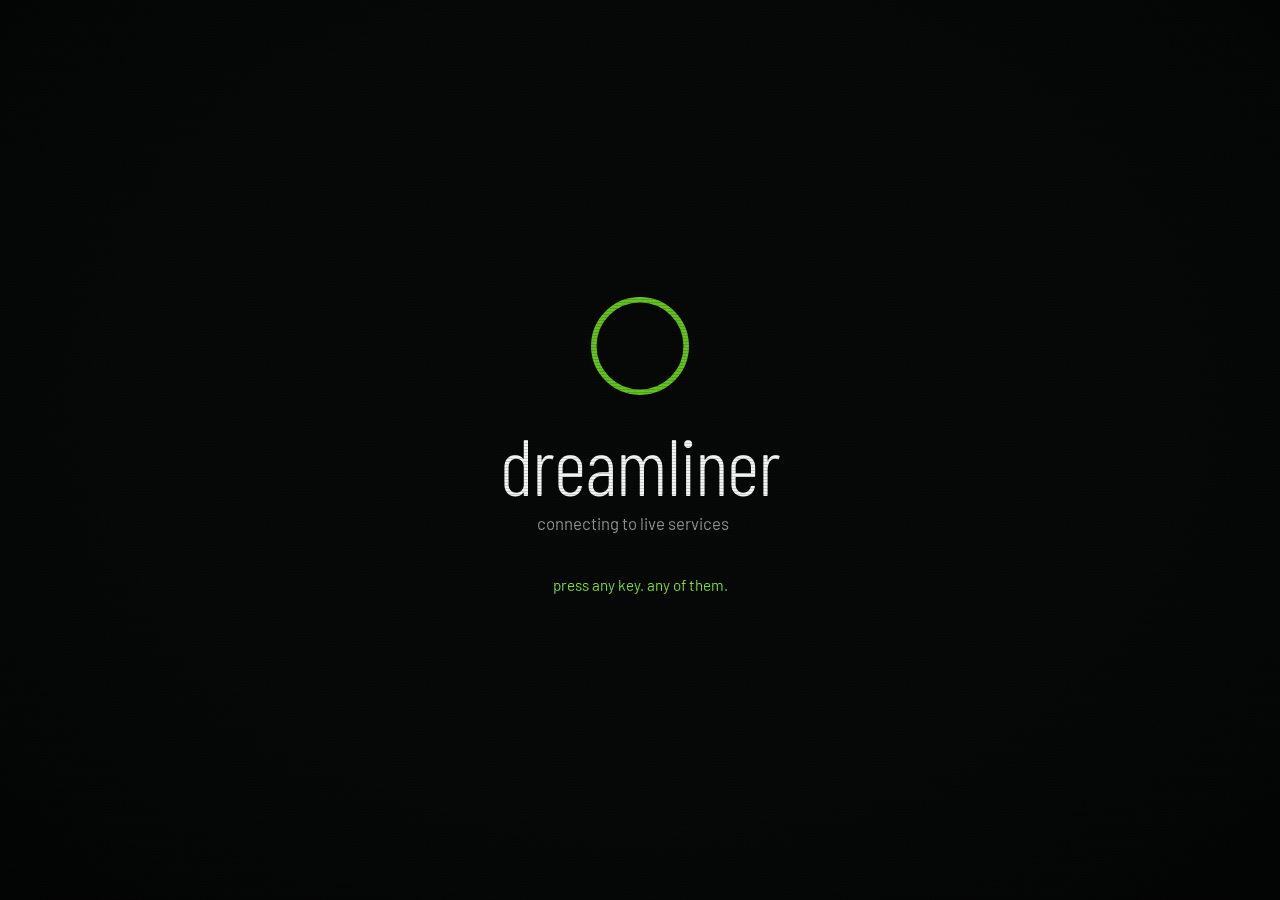
<file: index.html>
<!doctype html>
<html lang="en">
<head>
  <meta charset="utf-8">
  <meta name="viewport" content="width=device-width, initial-scale=1, viewport-fit=cover">
  <meta name="theme-color" content="#0e1011">
  <title>Dreamliner.web</title>
  <meta name="apple-mobile-web-app-title" content="Dreamliner.web">
  <meta property="og:site_name" content="Dreamliner.web">
  <meta name="description" content="Résumé of Dreamliner: rocketry, materials science and engineering">
  <meta http-equiv="Cache-Control" content="no-cache">
  <!-- Self-update: always run the latest published version, even in a tab left open for days or restored with Back.
       Checks version.json on load, when the tab comes back into view, when it's restored from the back/forward cache,
       and every 5 minutes. A newer version found on load reloads at once; one found later waits for a moment that
       won't lose anything (a page change, or coming back to the tab) and never interrupts typing or a playing video.
       SITE_VERSION and the ?v= tags are kept in sync by ./bump-version.sh -->
  <script>
    (function () {
      var SITE_VERSION = "20261008185755";
      if (!window.fetch) return;
      var newer = null, last = 0;
      function busy() {
        var a = document.activeElement, m = document.querySelectorAll("video, audio");
        if (a && /^(TEXTAREA|INPUT)$/.test(a.tagName) && a.value) return true;
        for (var i = 0; i < m.length; i++) if (!m[i].paused && !m[i].ended) return true;
        return false;
      }
      function reload() {
        if (!newer || busy()) return;
        var key = "site.reloaded." + newer;   // reload at most once per new version
        try { if (sessionStorage.getItem(key)) return; sessionStorage.setItem(key, "1"); } catch (e) {}
        var v = newer;
        function go() {
          var u = new URL(location.href);
          u.searchParams.set("v", v);          // a new URL, so the browser fetches fresh HTML
          location.replace(u.toString());
        }
        var clears = [];
        if (window.caches && caches.keys) clears.push(caches.keys().then(function (ks) { return Promise.all(ks.map(function (k) { return caches.delete(k); })); }));
        if (navigator.serviceWorker && navigator.serviceWorker.getRegistrations) clears.push(navigator.serviceWorker.getRegistrations().then(function (rs) { return Promise.all(rs.map(function (r) { return r.unregister(); })); }));
        Promise.all(clears).catch(function () {}).then(go, go);
      }
      function check(now) {
        if (newer) { if (now) reload(); return; }
        if (Date.now() - last < 10000) return;  // at most every 10 seconds
        last = Date.now();
        fetch("version.json?t=" + last, { cache: "no-store" })
          .then(function (r) { return r.ok ? r.json() : null; })
          .then(function (d) {
            if (!d || !d.v || d.v === SITE_VERSION) return;
            newer = d.v;
            if (now) reload();
          })
          .catch(function () {});
      }
      check(true);
      addEventListener("pageshow", function (e) { if (e.persisted) { last = 0; check(true); } });
      addEventListener("hashchange", function () { check(true); });
      addEventListener("focus", function () { check(true); });
      document.addEventListener("visibilitychange", function () { if (document.visibilityState === "visible") check(true); });
      setInterval(function () { check(false); }, 5 * 60 * 1000);
    })();
  </script>
  <link rel="preconnect" href="https://fonts.googleapis.com">
  <link rel="preconnect" href="https://fonts.gstatic.com" crossorigin>
  <link rel="stylesheet" href="https://fonts.googleapis.com/css2?family=Barlow:wght@400;500;600&family=Barlow+Condensed:wght@300;500;600&display=swap">
  <link rel="stylesheet" href="css/style.css?v=20261008185755">
</head>
<body>
  <!-- City + waves background (js/scene.js) -->
  <canvas id="bg" aria-hidden="true"></canvas>

  <!-- Gritty overlays: film grain, scanlines, vignette -->
  <div id="grain" aria-hidden="true"></div>
  <div id="scanlines" aria-hidden="true"></div>

  <!-- The window pane: rain falling outside and drops running down the glass (js/rain.js) -->
  <canvas id="rain" aria-hidden="true"></canvas>

  <!-- Boot screen: also unlocks audio, since browsers need a click/key first -->
  <div id="splash" role="button" tabindex="0" aria-label="Start">
    <svg class="splash-ring" viewBox="0 0 100 100" aria-hidden="true">
      <circle class="track" cx="50" cy="50" r="42"/>
      <circle class="draw" cx="50" cy="50" r="42"/>
    </svg>
    <h1 class="splash-name" data-site-name>Dreamliner</h1>
    <p class="splash-tagline">connecting to live services<span class="dots" aria-hidden="true"><i>.</i><i>.</i><i>.</i></span></p>
    <p class="splash-hint">press any key. any of them.</p>
  </div>

  <!-- Top-right status: clock + mute -->
  <header id="status">
    <div id="clock"><span class="clock-time"></span><span class="clock-date"></span></div>
    <button id="mute" type="button" aria-label="Toggle music" title="Music on/off">
      <svg viewBox="0 0 24 24" aria-hidden="true"><path class="spk" d="M4 9h4l5-4v14l-5-4H4z"/><path class="wave1" d="M16 9a4 4 0 0 1 0 6"/><path class="wave2" d="M18.5 6.5a7.5 7.5 0 0 1 0 11"/><path class="cross" d="M16 9l6 6M22 9l-6 6"/></svg>
    </button>
  </header>

  <!-- The menu (js/xmb.js builds the contents) -->
  <main id="xmb" aria-label="Menu">
    <nav id="categories" aria-label="Categories"></nav>
    <h2 id="cat-title" aria-live="polite"></h2>
    <ul id="items" aria-label="Items"></ul>
    <p id="hint" class="hint">← → categories · ↑ ↓ items · enter to open</p>
  </main>

  <!-- Detail page shown when an item is opened (js/detail.js) -->
  <section id="detail" hidden aria-modal="true" role="dialog">
    <div class="panel">
      <span class="stripe" aria-hidden="true"></span>
      <button class="close" type="button" aria-label="Back">esc ✕</button>
      <div class="panel-scroll"></div>
    </div>
  </section>

  <!-- Full-size image viewer -->
  <div id="lightbox" hidden>
    <button class="lb-prev" type="button" aria-label="Previous image">‹</button>
    <figure><img alt=""><figcaption></figcaption></figure>
    <button class="lb-next" type="button" aria-label="Next image">›</button>
  </div>

  <noscript>
    <div class="noscript">This site needs JavaScript for its menu. Please enable it.</div>
  </noscript>

  <script src="js/content.js?v=20261008185755"></script>
  <script src="js/sun.js?v=20261008185755"></script>
  <script src="js/launches.js?v=20261008185755"></script>
  <script src="js/scene.js?v=20261008185755"></script>
  <script src="js/rain.js?v=20261008185755"></script>
  <script src="js/audio.js?v=20261008185755"></script>
  <script src="js/detail.js?v=20261008185755"></script>
  <script src="js/xmb.js?v=20261008185755"></script>
  <script src="js/nowplaying.js?v=20261008185755"></script>
</body>
</html>
</file>
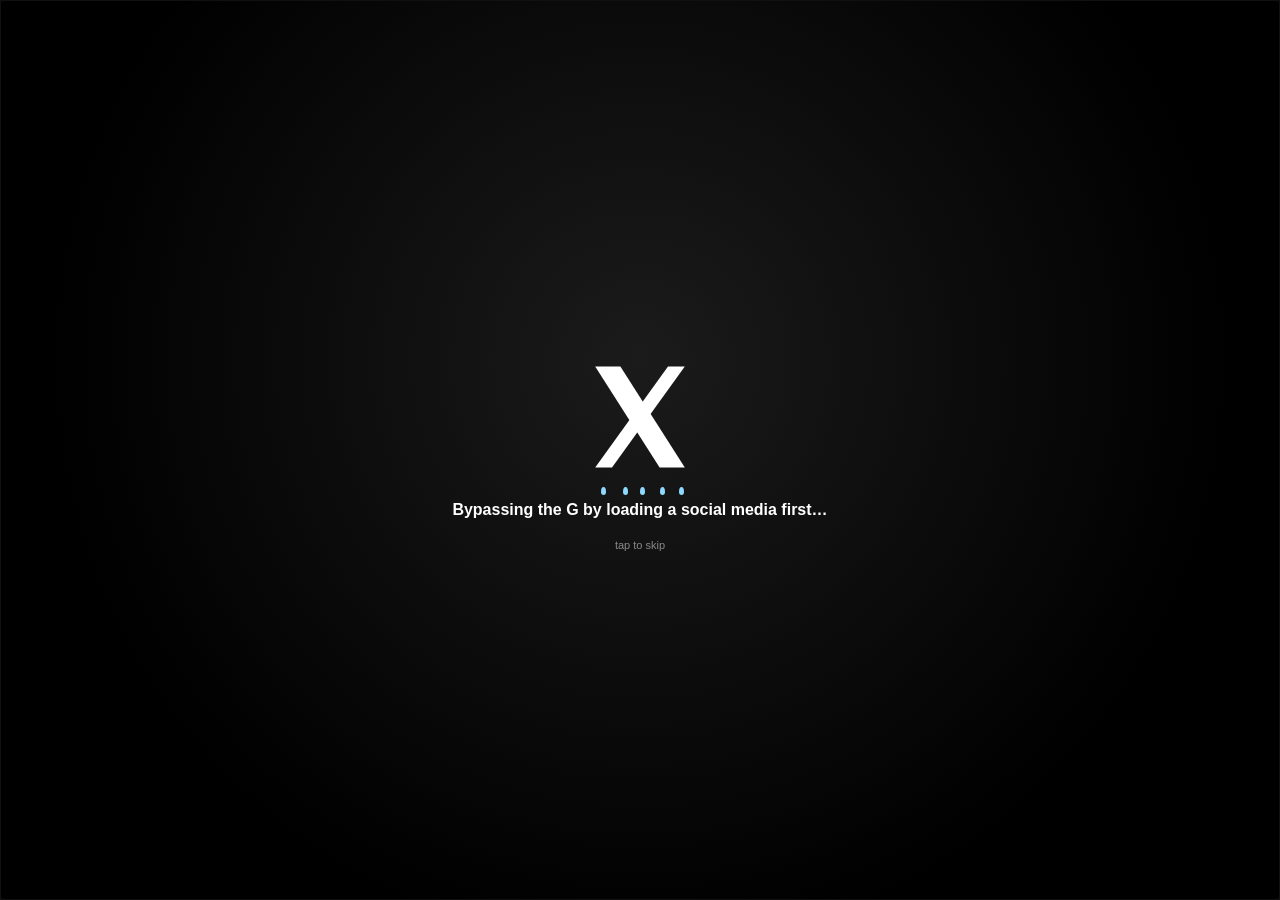
<file: bluebird/index.html>
<!doctype html>
<html lang="en">
<head>
<meta charset="utf-8">
<meta name="viewport" content="width=device-width, initial-scale=1, viewport-fit=cover">
<title>Twitter: Bluebird Variant</title>
<meta name="description" content="Twitter: Bluebird Variant (with no limits), the Sacred App from The Legend Of Chris. An X client in the style of iPhone OS 3: no character limit, no auto-correct, never update.">
<meta name="theme-color" content="#6d84a2" media="(prefers-color-scheme: light)">
<meta name="theme-color" content="#000000" media="(prefers-color-scheme: dark)">
<meta name="apple-mobile-web-app-capable" content="yes">
<meta name="apple-mobile-web-app-status-bar-style" content="black">
<link rel="icon" type="image/svg+xml" href="img/bird.svg">
<link rel="apple-touch-icon" href="img/apple-touch-icon.png">
<script>try { var t = localStorage.getItem("bluebird.theme"); if (t === '"light"' || t === '"dark"') document.documentElement.dataset.theme = JSON.parse(t); } catch (e) {}</script>
<meta http-equiv="Cache-Control" content="no-cache">
<!-- Self-update: always run the latest published version, even in a tab left open for days or restored with Back.
     Checks ../version.json on load, when the tab comes back into view, when it's restored from the back/forward cache,
     and every 5 minutes. A newer version found on load reloads at once; one found later waits for a moment that
     won't lose anything (a page change, or coming back to the tab) and never interrupts typing or a playing video.
     SITE_VERSION and the ?v= tags are kept in sync by ../bump-version.sh -->
<script>
  (function () {
    var SITE_VERSION = "20261008185755";
    if (!window.fetch) return;
    var newer = null, last = 0;
    function busy() {
      var a = document.activeElement, m = document.querySelectorAll("video, audio");
      if (a && /^(TEXTAREA|INPUT)$/.test(a.tagName) && a.value) return true;
      for (var i = 0; i < m.length; i++) if (!m[i].paused && !m[i].ended) return true;
      return false;
    }
    function reload() {
      if (!newer || busy()) return;
      var key = "bluebird.reloaded." + newer;   // reload at most once per new version
      try { if (sessionStorage.getItem(key)) return; sessionStorage.setItem(key, "1"); } catch (e) {}
      var v = newer;
      function go() {
        var u = new URL(location.href);
        u.searchParams.set("v", v);          // a new URL, so the browser fetches fresh HTML
        location.replace(u.toString());
      }
      var clears = [];
      if (window.caches && caches.keys) clears.push(caches.keys().then(function (ks) { return Promise.all(ks.map(function (k) { return caches.delete(k); })); }));
      if (navigator.serviceWorker && navigator.serviceWorker.getRegistrations) clears.push(navigator.serviceWorker.getRegistrations().then(function (rs) { return Promise.all(rs.map(function (r) { return r.unregister(); })); }));
      Promise.all(clears).catch(function () {}).then(go, go);
    }
    function check(now) {
      if (newer) { if (now) reload(); return; }
      if (Date.now() - last < 10000) return;  // at most every 10 seconds
      last = Date.now();
      fetch("../version.json?t=" + last, { cache: "no-store" })
        .then(function (r) { return r.ok ? r.json() : null; })
        .then(function (d) {
          if (!d || !d.v || d.v === SITE_VERSION) return;
          newer = d.v;
          if (now) reload();
        })
        .catch(function () {});
    }
    check(true);
    addEventListener("pageshow", function (e) { if (e.persisted) { last = 0; check(true); } });
    addEventListener("hashchange", function () { check(true); });
    addEventListener("focus", function () { check(true); });
    document.addEventListener("visibilitychange", function () { if (document.visibilityState === "visible") check(true); });
    setInterval(function () { check(false); }, 5 * 60 * 1000);
  })();
</script>
<link rel="stylesheet" href="css/app.css?v=20261008185755">
</head>
<body>
<!-- Full screen, like an app. The iPhone 3G it runs on lives on the wiki now. -->
<div class="device">
  <div class="screen">
    <div class="statusbar" aria-hidden="true">
      <span class="sig"><i></i><i></i><i></i><i></i><i></i></span><span class="carrier">God's router</span><span class="g3">3G</span>
      <span class="clock" id="clock"></span>
      <span class="np" title="Plays U2 on loop">▶ U2</span><span class="batt"><span class="lvl"></span></span>
    </div>

    <header class="navbar">
      <span class="nb-left" id="nb-left"></span>
      <h1 id="nav-title">Bluebird</h1>
      <span class="nb-right" id="nb-right"></span>
    </header>

    <main id="view" class="view" tabindex="-1"></main>

    <nav class="tabbar" aria-label="Tabs">
      <a href="#/" data-nav="home"><svg viewBox="0 0 64 64"><path d="M8 30c5 2 9 2 12 1-5-3-8-8-8-15 6 6 13 10 21 10 0-8 6-14 14-14 4 0 7 2 9 4 3 0 6-2 8-3-1 3-3 5-5 7 2 0 5-1 7-2-2 3-4 5-6 6 0 18-13 34-34 34-7 0-13-2-18-5 6 1 12-1 17-4-6 0-10-4-12-9 2 0 4 0 5-1-6-1-10-6-10-11"/></svg><span>Timeline</span></a>
      <a href="#/lookup" data-nav="lookup"><svg viewBox="0 0 30 30"><path d="M12 3a9 9 0 1 1 0 18 9 9 0 0 1 0-18zm0 3.2a5.8 5.8 0 1 0 0 11.6 5.8 5.8 0 0 0 0-11.6zM18.5 19.7l2.3-2.3 6.4 6.4-2.3 2.3z"/></svg><span>Look up</span></a>
      <a href="#/nest" data-nav="nest"><svg viewBox="0 0 30 30"><path d="M15 3l3.6 7.4 8.1 1.1-5.9 5.7 1.4 8L15 21.4l-7.2 3.8 1.4-8-5.9-5.7 8.1-1.1z"/></svg><span>Nest</span></a>
      <a href="#/settings" data-nav="settings"><svg viewBox="0 0 30 30"><path d="M24 16.3a9 9 0 0 0 0-2.6l2.6-2-2.5-4.4-3.1 1.2a9 9 0 0 0-2.2-1.3L18.4 4h-5l-.5 3.2a9 9 0 0 0-2.2 1.3L7.6 7.3l-2.5 4.4 2.6 2a9 9 0 0 0 0 2.6l-2.6 2 2.5 4.4 3.1-1.2c.7.5 1.4 1 2.2 1.3l.5 3.2h5l.5-3.2a9 9 0 0 0 2.2-1.3l3.1 1.2 2.5-4.4zM15.9 19a4 4 0 1 1 0-8 4 4 0 0 1 0 8z"/></svg><span>Settings</span></a>
    </nav>


    <!-- Boot: Club Shadowban's giant rotating X, suspended by Elon's tears, shatters and the bird flies out -->
    <div id="boot" class="boot" role="button" tabindex="0" aria-label="Skip intro" hidden>
      <div class="boot-stage">
        <svg class="boot-x" viewBox="0 0 100 100" aria-hidden="true">
          <path class="xa" d="M18 14h18l46 72H64z"/><path class="xb" d="M82 14H70L18 86h12z"/>
        </svg>
        <div class="tears" aria-hidden="true"><i></i><i></i><i></i><i></i><i></i></div>
        <img class="boot-bird" src="img/bird.svg" alt="">
      </div>
      <p class="boot-line" id="boot-line">Rolling back from X…</p>
      <p class="boot-hint">tap to skip</p>
    </div>

    <div id="toast" class="hud" role="status" hidden></div>
  </div>
</div>
<script type="module" src="js/app.js?v=20261008185755"></script>
</body>
</html>
</file>
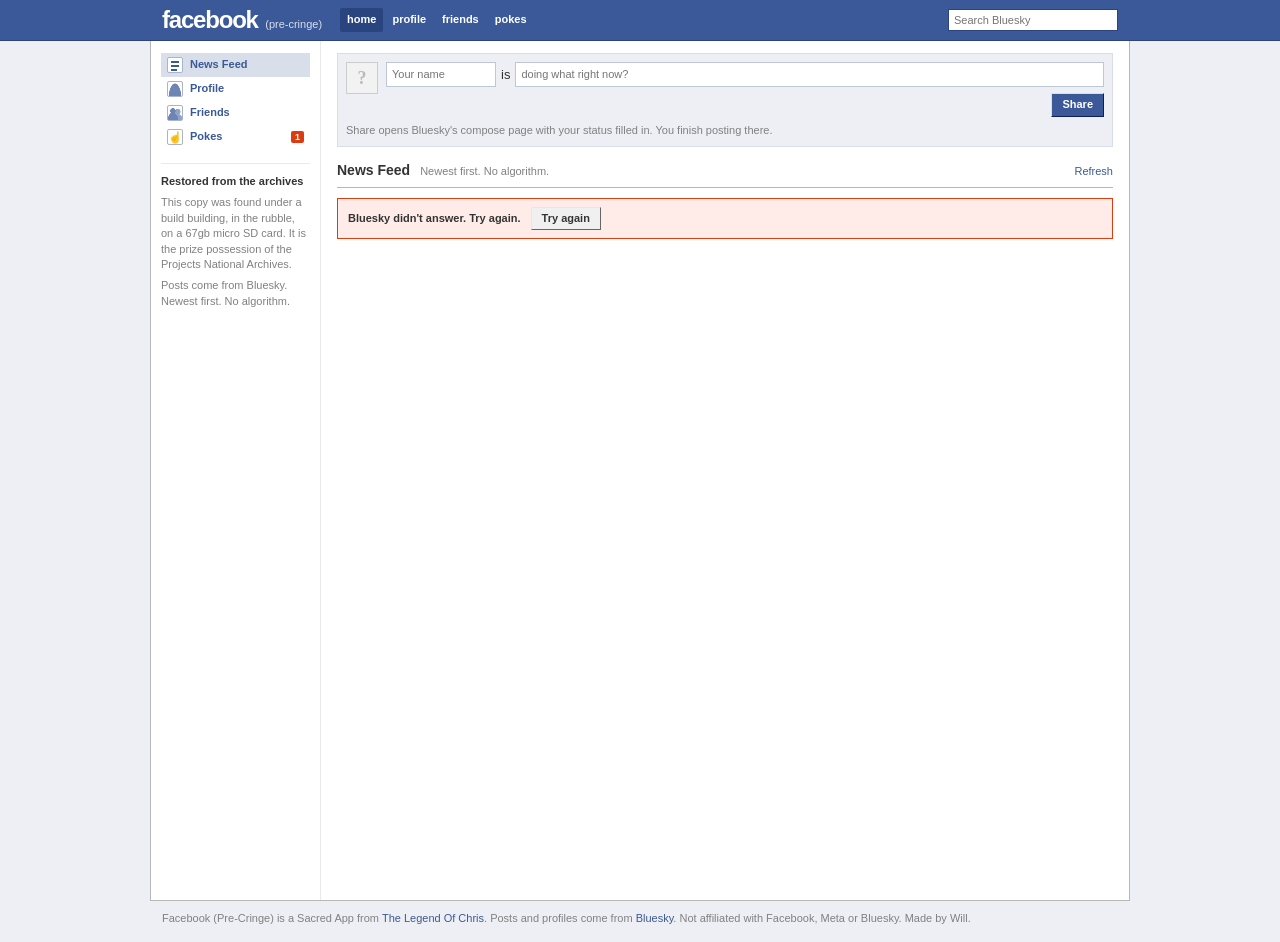
<file: facebook/index.html>
<!doctype html>
<html lang="en">
<head>
<meta charset="utf-8">
<meta name="viewport" content="width=device-width, initial-scale=1, viewport-fit=cover">
<title>Facebook (Pre-Cringe)</title>
<meta name="description" content="Facebook (Pre-Cringe), the Sacred App from The Legend Of Chris, restored from a 67gb micro SD card. A real Bluesky client in the style of 2007 Facebook: a strictly chronological News Feed of your friends, profiles with a Wall, status updates and pokes.">
<meta name="theme-color" content="#3b5998">
<meta name="color-scheme" content="light">
<meta name="apple-mobile-web-app-capable" content="yes">
<meta name="apple-mobile-web-app-status-bar-style" content="black">
<meta name="apple-mobile-web-app-title" content="Facebook">
<link rel="icon" type="image/svg+xml" href="img/icon.svg">
<link rel="apple-touch-icon" href="img/apple-touch-icon.png">
<meta http-equiv="Cache-Control" content="no-cache">
<!-- Self-update: always run the latest published version, even in a tab left open for days or restored with Back.
     Checks ../version.json on load, when the tab comes back into view, when it's restored from the back/forward cache,
     and every 5 minutes. A newer version found on load reloads at once; one found later waits for a moment that
     won't lose anything (a page change, or coming back to the tab) and never interrupts typing or a playing video.
     SITE_VERSION and the ?v= tags are kept in sync by ../bump-version.sh -->
<script>
  (function () {
    var SITE_VERSION = "20261008185755";
    if (!window.fetch) return;
    var newer = null, last = 0;
    function busy() {
      var a = document.activeElement, m = document.querySelectorAll("video, audio");
      if (a && /^(TEXTAREA|INPUT)$/.test(a.tagName) && a.value) return true;
      for (var i = 0; i < m.length; i++) if (!m[i].paused && !m[i].ended) return true;
      return false;
    }
    function reload() {
      if (!newer || busy()) return;
      var key = "fb.reloaded." + newer;   // reload at most once per new version
      try { if (sessionStorage.getItem(key)) return; sessionStorage.setItem(key, "1"); } catch (e) {}
      var v = newer;
      function go() {
        var u = new URL(location.href);
        u.searchParams.set("v", v);          // a new URL, so the browser fetches fresh HTML
        location.replace(u.toString());
      }
      var clears = [];
      if (window.caches && caches.keys) clears.push(caches.keys().then(function (ks) { return Promise.all(ks.map(function (k) { return caches.delete(k); })); }));
      if (navigator.serviceWorker && navigator.serviceWorker.getRegistrations) clears.push(navigator.serviceWorker.getRegistrations().then(function (rs) { return Promise.all(rs.map(function (r) { return r.unregister(); })); }));
      Promise.all(clears).catch(function () {}).then(go, go);
    }
    function check(now) {
      if (newer) { if (now) reload(); return; }
      if (Date.now() - last < 10000) return;  // at most every 10 seconds
      last = Date.now();
      fetch("../version.json?t=" + last, { cache: "no-store" })
        .then(function (r) { return r.ok ? r.json() : null; })
        .then(function (d) {
          if (!d || !d.v || d.v === SITE_VERSION) return;
          newer = d.v;
          if (now) reload();
        })
        .catch(function () {});
    }
    check(true);
    addEventListener("pageshow", function (e) { if (e.persisted) { last = 0; check(true); } });
    addEventListener("hashchange", function () { check(true); });
    addEventListener("focus", function () { check(true); });
    document.addEventListener("visibilitychange", function () { if (document.visibilityState === "visible") check(true); });
    setInterval(function () { check(false); }, 5 * 60 * 1000);
  })();
</script>
<link rel="stylesheet" href="css/app.css?v=20261008185755">
</head>
<body>
<!-- Facebook (Pre-Cringe). Found under a build building, in the rubble, on a 67gb micro SD card.
     Kept in the Projects National Archives. Runs on Bluesky's public API. -->
<header class="topbar">
  <div class="topbar-in">
    <a class="wordmark" href="#/feed" aria-label="facebook (pre-cringe), News Feed">facebook <small>(pre-cringe)</small></a>
    <nav class="toplinks" aria-label="Main">
      <a href="#/feed" data-nav="feed">home</a>
      <a href="#/profile" data-nav="profile">profile</a>
      <a href="#/friends" data-nav="friends">friends</a>
      <a href="#/pokes" data-nav="pokes">pokes</a>
    </nav>
    <form class="topsearch" id="topsearch" role="search">
      <input type="search" id="topq" placeholder="Search Bluesky" aria-label="Search people on Bluesky" autocomplete="off" autocapitalize="none" spellcheck="false">
    </form>
  </div>
</header>

<div class="page">
  <aside class="leftnav" aria-label="Applications">
    <ul class="apps">
      <li><a href="#/feed" data-nav="feed"><span class="ico ico-feed" aria-hidden="true"></span>News Feed</a></li>
      <li><a href="#/profile" data-nav="profile"><span class="ico ico-profile" aria-hidden="true"></span>Profile</a></li>
      <li><a href="#/friends" data-nav="friends"><span class="ico ico-friends" aria-hidden="true"></span>Friends</a></li>
      <li><a href="#/pokes" data-nav="pokes"><span class="ico ico-pokes" aria-hidden="true"></span>Pokes <b class="badge" id="poke-badge" hidden></b></a></li>
    </ul>
    <div class="archive-note">
      <b>Restored from the archives</b>
      <p>This copy was found under a build building, in the rubble, on a 67gb micro SD card. It is the prize possession of the Projects National Archives.</p>
      <p>Posts come from Bluesky. Newest first. No algorithm.</p>
    </div>
  </aside>

  <main id="view" class="main" tabindex="-1" aria-live="polite"></main>
</div>

<footer class="foot">
  <p>Facebook (Pre-Cringe) is a Sacred App from <a href="https://lsamman.github.io/legend-of-chris-wiki/" target="_blank" rel="noopener">The Legend Of Chris</a>. Posts and profiles come from <a href="https://bsky.app" target="_blank" rel="noopener">Bluesky</a>. Not affiliated with Facebook, Meta or Bluesky. Made by Will.</p>
</footer>

<div id="toast" class="toast" role="status" hidden></div>
<script type="module" src="js/app.js?v=20261008185755"></script>
</body>
</html>
</file>
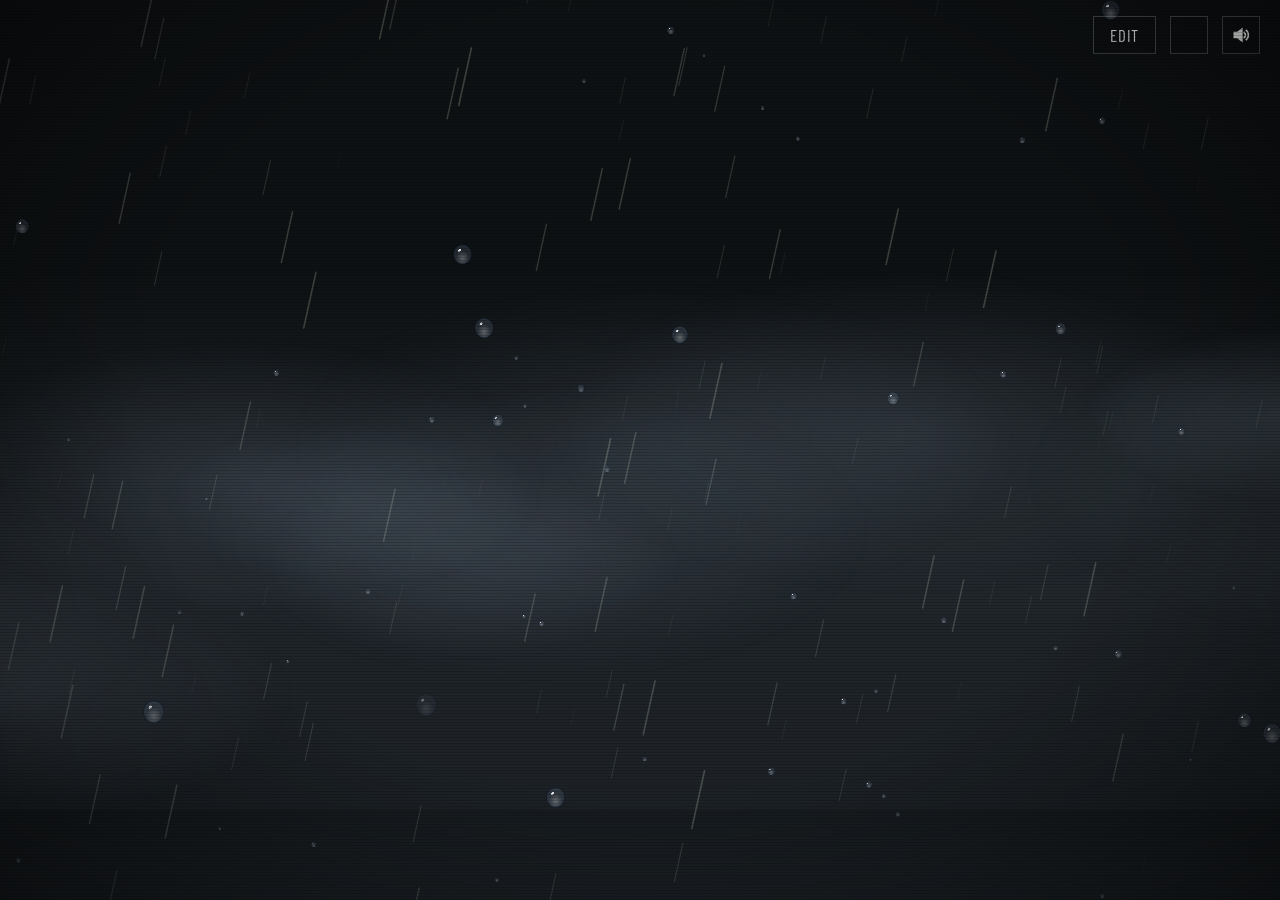
<file: home/index.html>
<!doctype html>
<html lang="en">
<head>
  <meta charset="utf-8">
  <meta name="viewport" content="width=device-width, initial-scale=1, viewport-fit=cover">
  <meta name="theme-color" content="#0e1011">
  <title>Home</title>
  <meta name="description" content="A start page of shortcuts over the Dreamliner skyline">
  <meta http-equiv="Cache-Control" content="no-cache">
  <!-- Self-update: always run the latest published version, even in a tab left open for days or restored with Back.
       Checks version.json on load, when the tab comes back into view, when it's restored from the back/forward cache,
       and every 5 minutes. A newer version found on load reloads at once; one found later waits for a moment that
       won't lose anything (a page change, or coming back to the tab) and never interrupts typing or a playing video.
       SITE_VERSION and the ?v= tags are kept in sync by ./bump-version.sh -->
  <script>
    (function () {
      var SITE_VERSION = "20261008185755";
      if (!window.fetch) return;
      var newer = null, last = 0;
      function busy() {
        var a = document.activeElement, m = document.querySelectorAll("video, audio");
        if (a && /^(TEXTAREA|INPUT)$/.test(a.tagName) && a.value) return true;
        for (var i = 0; i < m.length; i++) if (!m[i].paused && !m[i].ended) return true;
        return false;
      }
      function reload() {
        if (!newer || busy()) return;
        var key = "home.reloaded." + newer;   // reload at most once per new version
        try { if (sessionStorage.getItem(key)) return; sessionStorage.setItem(key, "1"); } catch (e) {}
        var v = newer;
        function go() {
          var u = new URL(location.href);
          u.searchParams.set("v", v);          // a new URL, so the browser fetches fresh HTML
          location.replace(u.toString());
        }
        var clears = [];
        if (window.caches && caches.keys) clears.push(caches.keys().then(function (ks) { return Promise.all(ks.map(function (k) { return caches.delete(k); })); }));
        if (navigator.serviceWorker && navigator.serviceWorker.getRegistrations) clears.push(navigator.serviceWorker.getRegistrations().then(function (rs) { return Promise.all(rs.map(function (r) { return r.unregister(); })); }));
        Promise.all(clears).catch(function () {}).then(go, go);
      }
      function check(now) {
        if (newer) { if (now) reload(); return; }
        if (Date.now() - last < 10000) return;  // at most every 10 seconds
        last = Date.now();
        fetch("../version.json?t=" + last, { cache: "no-store" })
          .then(function (r) { return r.ok ? r.json() : null; })
          .then(function (d) {
            if (!d || !d.v || d.v === SITE_VERSION) return;
            newer = d.v;
            if (now) reload();
          })
          .catch(function () {});
      }
      check(true);
      addEventListener("pageshow", function (e) { if (e.persisted) { last = 0; check(true); } });
      addEventListener("hashchange", function () { check(true); });
      addEventListener("focus", function () { check(true); });
      document.addEventListener("visibilitychange", function () { if (document.visibilityState === "visible") check(true); });
      setInterval(function () { check(false); }, 5 * 60 * 1000);
    })();
  </script>
  <link rel="preconnect" href="https://fonts.googleapis.com">
  <link rel="preconnect" href="https://fonts.gstatic.com" crossorigin>
  <link rel="stylesheet" href="https://fonts.googleapis.com/css2?family=Barlow:wght@400;500;600&family=Barlow+Condensed:wght@300;500;600&display=swap">
  <link rel="stylesheet" href="css/home.css?v=20261008185755">
</head>
<body>
  <!-- City background (../js/scene.js) -->
  <canvas id="bg" aria-hidden="true"></canvas>

  <!-- Gritty overlays + the weather on the window pane (../js/rain.js: rain Mar-Oct, snow Nov-Feb) -->
  <div id="grain" aria-hidden="true"></div>
  <div id="scanlines" aria-hidden="true"></div>
  <canvas id="rain" aria-hidden="true"></canvas>

  <header id="status">
    <div id="clock"><span class="clock-time"></span><span class="clock-date"></span></div>
    <button id="edit" type="button" aria-pressed="false">Edit</button>
    <button id="weather" type="button" title="Switch between rain and snow until the season changes"></button>
    <button id="mute" type="button" aria-label="Toggle sound" title="Sound on/off">
      <svg viewBox="0 0 24 24" aria-hidden="true"><path class="spk" d="M4 9h4l5-4v14l-5-4H4z"/><path class="wave1" d="M16 9a4 4 0 0 1 0 6"/><path class="wave2" d="M18.5 6.5a7.5 7.5 0 0 1 0 11"/><path class="cross" d="M16 9l6 6M22 9l-6 6"/></svg>
    </button>
  </header>

  <!-- The shortcut grid (js/grid.js builds the contents) -->
  <main id="home">
    <div id="grid" aria-label="Shortcuts"></div>
    <p id="hint" class="hint" hidden>drag icons to move them · tap an icon to edit it · tap + to add one</p>
  </main>

  <!-- Add / edit a shortcut -->
  <div id="editor" hidden>
    <form class="card" autocomplete="off">
      <h2 id="editor-title">Shortcut</h2>
      <label>Name <input name="name" maxlength="24" required></label>
      <label>Address <input name="url" inputmode="url" placeholder="example.com" required></label>
      <label>Icon <input name="emoji" maxlength="4" placeholder="emoji or letters (blank = site icon)"></label>
      <div class="field"><span>Colour</span><div id="swatches"></div></div>
      <div class="buttons">
        <button type="button" class="danger" id="editor-delete">Delete</button>
        <span class="spacer"></span>
        <button type="button" id="editor-cancel">Cancel</button>
        <button type="submit" class="primary">Save</button>
      </div>
    </form>
  </div>

  <noscript><div class="noscript">This page needs JavaScript.</div></noscript>

  <script>window.SOUND_BASE = "../";</script>
  <script src="../js/sun.js?v=20261008185755"></script>
  <script src="../js/scene.js?v=20261008185755"></script>
  <script src="../js/rain.js?v=20261008185755"></script>
  <script src="../js/audio.js?v=20261008185755"></script>
  <script src="js/shortcuts.js?v=20261008185755"></script>
  <script src="js/grid.js?v=20261008185755"></script>
</body>
</html>
</file>
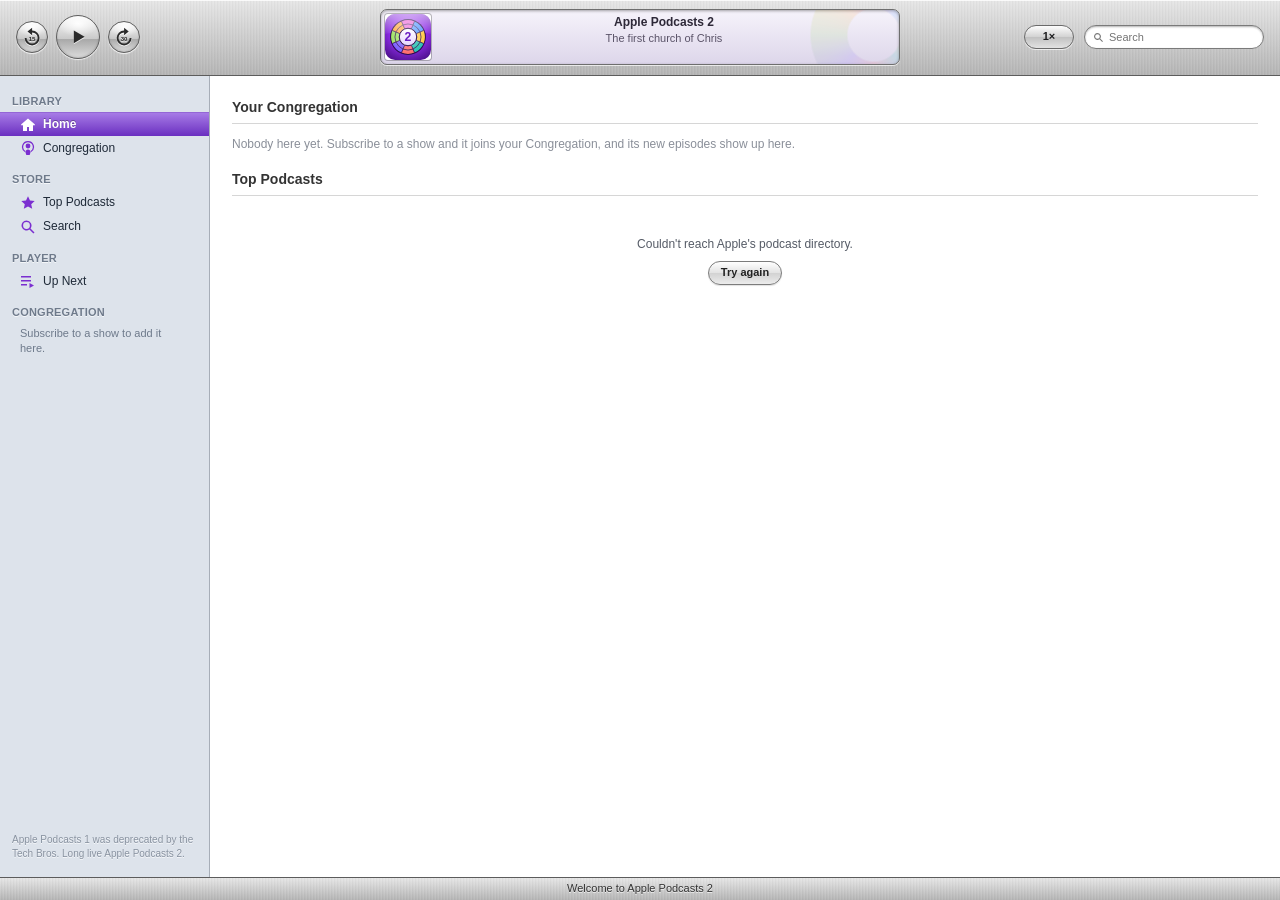
<file: podcasts/index.html>
<!doctype html>
<html lang="en">
<head>
<meta charset="utf-8">
<meta name="viewport" content="width=device-width, initial-scale=1, viewport-fit=cover">
<title>Apple Podcasts 2</title>
<meta name="description" content="Apple Podcasts 2, the Sacred App from The Legend Of Chris. A real podcast player in the style of iTunes 9: search Apple's directory, subscribe, queue episodes and pick up where you left off. No account, no server.">
<meta name="theme-color" content="#b9b9b9">
<meta name="apple-mobile-web-app-capable" content="yes">
<meta name="mobile-web-app-capable" content="yes">
<meta name="apple-mobile-web-app-title" content="Podcasts 2">
<meta name="apple-mobile-web-app-status-bar-style" content="default">
<link rel="icon" type="image/svg+xml" href="img/icon.svg">
<link rel="apple-touch-icon" href="img/apple-touch-icon.png">
<meta http-equiv="Cache-Control" content="no-cache">
<!-- Self-update: always run the latest published version, even in a tab left open for days or restored with Back.
     Checks ../version.json on load, when the tab comes back into view, when it's restored from the back/forward cache,
     and every 5 minutes. A newer version found on load reloads at once; one found later waits for a moment that
     won't lose anything (a page change, or coming back to the tab) and never interrupts typing or a playing video.
     SITE_VERSION and the ?v= tags are kept in sync by ../bump-version.sh -->
<script>
  (function () {
    var SITE_VERSION = "20261008185755";
    if (!window.fetch) return;
    var newer = null, last = 0;
    function busy() {
      var a = document.activeElement, m = document.querySelectorAll("video, audio");
      if (a && /^(TEXTAREA|INPUT)$/.test(a.tagName) && a.value) return true;
      for (var i = 0; i < m.length; i++) if (!m[i].paused && !m[i].ended) return true;
      return false;
    }
    function reload() {
      if (!newer || busy()) return;
      var key = "podcasts.reloaded." + newer;   // reload at most once per new version
      try { if (sessionStorage.getItem(key)) return; sessionStorage.setItem(key, "1"); } catch (e) {}
      var v = newer;
      function go() {
        var u = new URL(location.href);
        u.searchParams.set("v", v);          // a new URL, so the browser fetches fresh HTML
        location.replace(u.toString());
      }
      var clears = [];
      if (window.caches && caches.keys) clears.push(caches.keys().then(function (ks) { return Promise.all(ks.map(function (k) { return caches.delete(k); })); }));
      if (navigator.serviceWorker && navigator.serviceWorker.getRegistrations) clears.push(navigator.serviceWorker.getRegistrations().then(function (rs) { return Promise.all(rs.map(function (r) { return r.unregister(); })); }));
      Promise.all(clears).catch(function () {}).then(go, go);
    }
    function check(now) {
      if (newer) { if (now) reload(); return; }
      if (Date.now() - last < 10000) return;  // at most every 10 seconds
      last = Date.now();
      fetch("../version.json?t=" + last, { cache: "no-store" })
        .then(function (r) { return r.ok ? r.json() : null; })
        .then(function (d) {
          if (!d || !d.v || d.v === SITE_VERSION) return;
          newer = d.v;
          if (now) reload();
        })
        .catch(function () {});
    }
    check(true);
    addEventListener("pageshow", function (e) { if (e.persisted) { last = 0; check(true); } });
    addEventListener("hashchange", function () { check(true); });
    addEventListener("focus", function () { check(true); });
    document.addEventListener("visibilitychange", function () { if (document.visibilityState === "visible") check(true); });
    setInterval(function () { check(false); }, 5 * 60 * 1000);
  })();
</script>
<link rel="stylesheet" href="css/app.css?v=20261008185755">
</head>
<body class="idle">
<!-- Apple Podcasts 1 was the first church of Chris, until the Tech Bros deprecated it. This is the sequel the Prophecy asks for. -->
<div class="app">
  <header class="topbar" aria-label="Player">
    <div class="transport">
      <button class="gbtn" id="tb-back" aria-label="Back 15 seconds" title="Back 15 seconds"><svg viewBox="0 0 24 24" class="skip"><path d="M12 5V2L7 6l5 4V7a6 6 0 1 1-6 6H4a8 8 0 1 0 8-8z"/><text x="12" y="16.2" text-anchor="middle">15</text></svg></button>
      <button class="gbtn big" id="tb-play" aria-label="Play" title="Play or pause"></button>
      <button class="gbtn" id="tb-fwd" aria-label="Forward 30 seconds" title="Forward 30 seconds"><svg viewBox="0 0 24 24" class="skip"><path d="M12 5V2l5 4-5 4V7a6 6 0 1 0 6 6h2a8 8 0 1 1-8-8z"/><text x="12" y="16.2" text-anchor="middle">30</text></svg></button>
    </div>
    <div class="lcd">
      <button class="lcd-open" id="lcd-open" aria-label="Open Up Next"><img id="lcd-art" src="img/icon.svg" alt=""></button>
      <div class="lcd-text">
        <div class="lcd-title" id="lcd-title" data-id="x"><span>Apple Podcasts 2</span></div>
        <div class="lcd-sub" id="lcd-sub">The first church of Chris</div>
        <div class="lcd-time">
          <span id="lcd-el"></span>
          <input class="scrub" id="lcd-bar" type="range" min="0" max="1000" value="0" aria-label="Position" disabled>
          <span id="lcd-rem"></span>
        </div>
      </div>
    </div>
    <div class="tools">
      <button class="speed" id="tb-speed" title="Playback speed" aria-label="Playback speed">1×</button>
      <form id="topsearch-form" role="search"><input id="topsearch" type="search" placeholder="Search" aria-label="Search podcasts" autocomplete="off"></form>
    </div>
  </header>

  <div class="titlebar"><img src="img/icon.svg" alt="" class="tb-icon"><h1 id="title">Home</h1></div>

  <aside class="sidebar" aria-label="Sources">
    <h3>Library</h3>
    <a href="#/" data-nav=""><svg viewBox="0 0 16 16"><path d="M8 1.5 1 7.6l1 1.1 1-.9V14h4V10h2v4h4V7.8l1 .9 1-1.1z"/></svg><span>Home</span><i class="badge newcount" hidden></i></a>
    <a href="#/library" data-nav="library"><svg viewBox="0 0 16 16"><circle cx="8" cy="6" r="2.4"/><path d="M8 1a6 6 0 0 0-3.2 11.1l.6-1.1A4.8 4.8 0 1 1 10.6 11l.6 1.1A6 6 0 0 0 8 1zm0 8.4c-1.5 0-2.4 1-2.6 2.6L6.3 15h3.4l.9-3c-.2-1.6-1.1-2.6-2.6-2.6z"/></svg><span>Congregation</span></a>
    <h3>Store</h3>
    <a href="#/top" data-nav="top"><svg viewBox="0 0 16 16"><path d="M8 1.2l2 4.3 4.7.5-3.5 3.2 1 4.6L8 11.5l-4.2 2.3 1-4.6L1.3 6l4.7-.5z"/></svg><span>Top Podcasts</span></a>
    <a href="#/search" data-nav="search"><svg viewBox="0 0 16 16"><path d="M6.5 1.5a5 5 0 0 1 4 8l4 4-1.1 1.1-4-4a5 5 0 1 1-2.9-9.1zm0 1.6a3.4 3.4 0 1 0 0 6.8 3.4 3.4 0 0 0 0-6.8z"/></svg><span>Search</span></a>
    <h3>Player</h3>
    <a href="#/queue" data-nav="queue"><svg viewBox="0 0 16 16"><path d="M1 3h10v1.6H1zm0 4h10v1.6H1zm0 4h6v1.6H1zm8.5-1V15l4.5-2.5z"/></svg><span>Up Next</span><i class="badge qcount" hidden></i></a>
    <h3>Congregation</h3>
    <nav id="congregation" class="subs-list"></nav>
    <p class="deprecated">Apple Podcasts 1 was deprecated by the Tech Bros. Long live Apple Podcasts 2.</p>
  </aside>

  <main id="view" class="view" tabindex="-1"></main>

  <footer class="statusbar" id="status" role="status"></footer>

  <nav class="tabbar" aria-label="Tabs">
    <a href="#/" data-nav=""><svg viewBox="0 0 16 16"><path d="M8 1.5 1 7.6l1 1.1 1-.9V14h4V10h2v4h4V7.8l1 .9 1-1.1z"/></svg><span>Home</span><i class="badge newcount" hidden></i></a>
    <a href="#/library" data-nav="library"><svg viewBox="0 0 16 16"><circle cx="8" cy="6" r="2.4"/><path d="M8 1a6 6 0 0 0-3.2 11.1l.6-1.1A4.8 4.8 0 1 1 10.6 11l.6 1.1A6 6 0 0 0 8 1zm0 8.4c-1.5 0-2.4 1-2.6 2.6L6.3 15h3.4l.9-3c-.2-1.6-1.1-2.6-2.6-2.6z"/></svg><span>Congregation</span></a>
    <a href="#/top" data-nav="top"><svg viewBox="0 0 16 16"><path d="M8 1.2l2 4.3 4.7.5-3.5 3.2 1 4.6L8 11.5l-4.2 2.3 1-4.6L1.3 6l4.7-.5z"/></svg><span>Top</span></a>
    <a href="#/search" data-nav="search"><svg viewBox="0 0 16 16"><path d="M6.5 1.5a5 5 0 0 1 4 8l4 4-1.1 1.1-4-4a5 5 0 1 1-2.9-9.1zm0 1.6a3.4 3.4 0 1 0 0 6.8 3.4 3.4 0 0 0 0-6.8z"/></svg><span>Search</span></a>
    <a href="#/queue" data-nav="queue"><svg viewBox="0 0 16 16"><path d="M1 3h10v1.6H1zm0 4h10v1.6H1zm0 4h6v1.6H1zm8.5-1V15l4.5-2.5z"/></svg><span>Up Next</span><i class="badge qcount" hidden></i></a>
  </nav>
</div>
<div id="toast" class="toast" role="status" hidden></div>
<!-- The self-update check above won't reload while this is playing. -->
<audio id="audio" preload="metadata"></audio>
<script type="module" src="js/app.js?v=20261008185755"></script>
</body>
</html>
</file>
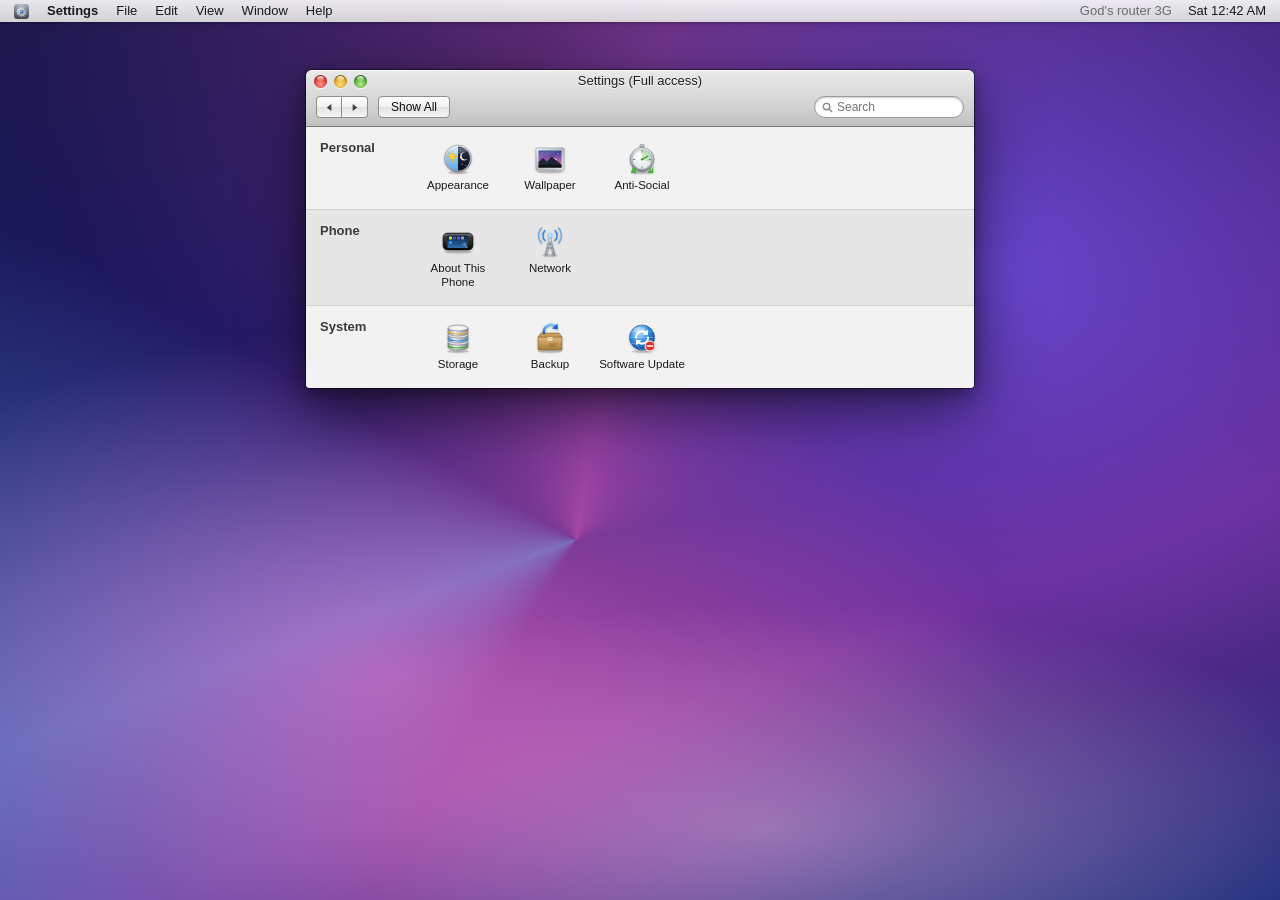
<file: settings/index.html>
<!doctype html>
<html lang="en">
<head>
<meta charset="utf-8">
<meta name="viewport" content="width=device-width, initial-scale=1, viewport-fit=cover">
<title>Settings (Full access)</title>
<meta name="description" content="Settings (Full access), the Sacred App from The Legend Of Chris. The control panel for the whole iPhone 3G: one theme for every app, the home-screen wallpaper, storage, backups, a touch-grass timer and Software Update locked to Never.">
<meta name="theme-color" content="#d6d6d6" media="(prefers-color-scheme: light)">
<meta name="theme-color" content="#3a3c40" media="(prefers-color-scheme: dark)">
<meta name="apple-mobile-web-app-capable" content="yes">
<meta name="apple-mobile-web-app-status-bar-style" content="default">
<meta name="apple-mobile-web-app-title" content="Settings">
<link rel="icon" type="image/svg+xml" href="img/icon.svg">
<link rel="apple-touch-icon" href="img/apple-touch-icon.png">
<script>try { var t = localStorage.getItem("settings.theme"); if (t === '"light"' || t === '"dark"') document.documentElement.dataset.theme = JSON.parse(t); } catch (e) {}</script>
<meta http-equiv="Cache-Control" content="no-cache">
<!-- Self-update: always run the latest published version, even in a tab left open for days or restored with Back.
     Checks ../version.json on load, when the tab comes back into view, when it's restored from the back/forward cache,
     and every 5 minutes. A newer version found on load reloads at once; one found later waits for a moment that
     won't lose anything (a page change, or coming back to the tab) and never interrupts typing or a playing video.
     SITE_VERSION and the ?v= tags are kept in sync by ../bump-version.sh -->
<script>
  (function () {
    var SITE_VERSION = "20261008185755";
    if (!window.fetch) return;
    var newer = null, last = 0;
    function busy() {
      var a = document.activeElement, m = document.querySelectorAll("video, audio");
      if (a && /^(TEXTAREA|INPUT)$/.test(a.tagName) && a.value) return true;
      for (var i = 0; i < m.length; i++) if (!m[i].paused && !m[i].ended) return true;
      return false;
    }
    function reload() {
      if (!newer || busy()) return;
      var key = "settings.reloaded." + newer;   // reload at most once per new version
      try { if (sessionStorage.getItem(key)) return; sessionStorage.setItem(key, "1"); } catch (e) {}
      var v = newer;
      function go() {
        var u = new URL(location.href);
        u.searchParams.set("v", v);          // a new URL, so the browser fetches fresh HTML
        location.replace(u.toString());
      }
      var clears = [];
      if (window.caches && caches.keys) clears.push(caches.keys().then(function (ks) { return Promise.all(ks.map(function (k) { return caches.delete(k); })); }));
      if (navigator.serviceWorker && navigator.serviceWorker.getRegistrations) clears.push(navigator.serviceWorker.getRegistrations().then(function (rs) { return Promise.all(rs.map(function (r) { return r.unregister(); })); }));
      Promise.all(clears).catch(function () {}).then(go, go);
    }
    function check(now) {
      if (newer) { if (now) reload(); return; }
      if (Date.now() - last < 10000) return;  // at most every 10 seconds
      last = Date.now();
      fetch("../version.json?t=" + last, { cache: "no-store" })
        .then(function (r) { return r.ok ? r.json() : null; })
        .then(function (d) {
          if (!d || !d.v || d.v === SITE_VERSION) return;
          newer = d.v;
          if (now) reload();
        })
        .catch(function () {});
    }
    check(true);
    addEventListener("pageshow", function (e) { if (e.persisted) { last = 0; check(true); } });
    addEventListener("hashchange", function () { check(true); });
    addEventListener("focus", function () { check(true); });
    document.addEventListener("visibilitychange", function () { if (document.visibilityState === "visible") check(true); });
    setInterval(function () { check(false); }, 5 * 60 * 1000);
  })();
</script>
<link rel="stylesheet" href="css/app.css?v=20261008185755">
</head>
<body>
<!-- On a computer: a preferences window over an aurora desktop. On a phone: full screen, panes slide in. -->
<div class="menubar" aria-hidden="true">
  <span class="menu-gear"></span><b>Settings</b><span>File</span><span>Edit</span><span>View</span><span>Window</span><span>Help</span>
  <span class="menu-right"><span class="menu-3g">God's router 3G</span><span id="menu-clock"></span></span>
</div>

<main class="window" id="window">
  <header class="titlebar">
    <span class="lights" aria-hidden="true"><i class="l-close"></i><i class="l-min"></i><i class="l-zoom"></i></span>
    <h1 id="title">Settings (Full access)</h1>
  </header>
  <nav class="toolbar" aria-label="Settings toolbar">
    <span class="arrows">
      <button type="button" class="arrow" id="go-back" aria-label="Back"><svg viewBox="0 0 10 10" aria-hidden="true"><path d="M7 1L2 5l5 4z"/></svg></button><button type="button" class="arrow" id="go-fwd" aria-label="Forward"><svg viewBox="0 0 10 10" aria-hidden="true"><path d="M3 1l5 4-5 4z"/></svg></button>
    </span>
    <a class="showall" id="showall" href="#">Show All</a>
    <label class="search"><span class="sr">Search Settings</span><input type="search" id="search" placeholder="Search" autocomplete="off" spellcheck="false"></label>
  </nav>
  <div class="content" id="content">
    <section class="view grid" id="grid" aria-label="All settings"></section>
    <section class="view pane" id="pane" aria-live="polite"></section>
  </div>
</main>

<div class="sheet-wrap" id="sheet" hidden><div class="sheet" role="alertdialog" aria-modal="true" aria-labelledby="sheet-title"></div></div>

<div class="nudge" id="nudge" role="alertdialog" aria-modal="true" aria-labelledby="nudge-title" hidden>
  <div class="nudge-sky"><span class="nudge-sun"></span></div>
  <div class="nudge-card">
    <h2 id="nudge-title">Go outside.</h2>
    <p id="nudge-text">Your Anti-Social time is up.</p>
    <div class="buttons"><button type="button" class="aqua" id="nudge-more">5 more minutes</button><button type="button" class="aqua default" id="nudge-done">I touched grass</button></div>
  </div>
  <div class="nudge-grass"></div>
</div>

<script type="module" src="js/app.js?v=20261008185755"></script>
</body>
</html>
</file>
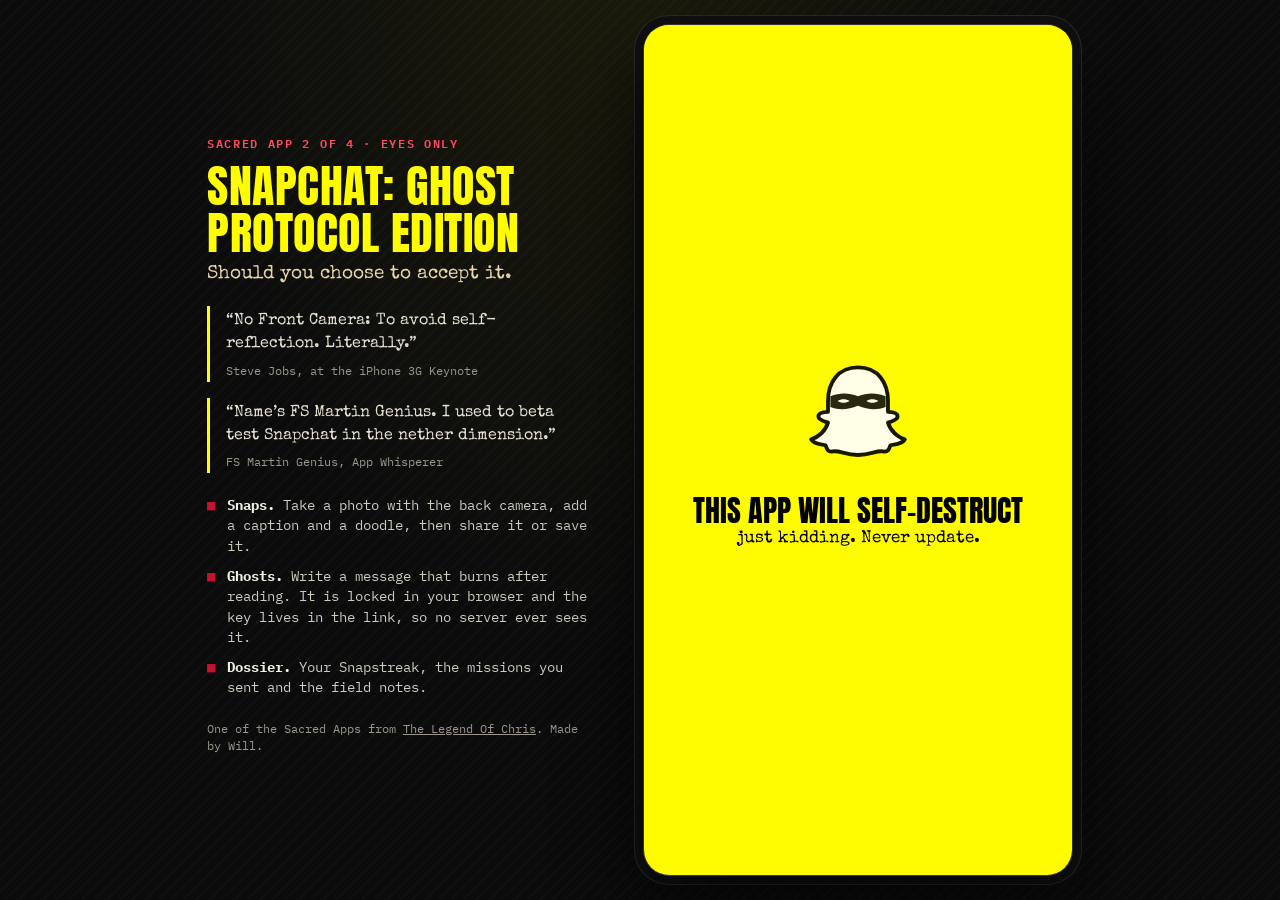
<file: snapchat/index.html>
<!doctype html>
<html lang="en">
<head>
<meta charset="utf-8">
<meta name="viewport" content="width=device-width, initial-scale=1, viewport-fit=cover">
<title>Snapchat: Ghost Protocol Edition</title>
<meta name="description" content="Snapchat: Ghost Protocol Edition, the Sacred App from The Legend Of Chris. Take snaps with captions and doodles, and send self-destructing messages encrypted in your browser. Should you choose to accept it.">
<meta name="theme-color" content="#0b0b0c">
<meta name="color-scheme" content="dark">
<meta name="apple-mobile-web-app-capable" content="yes">
<meta name="mobile-web-app-capable" content="yes">
<meta name="apple-mobile-web-app-status-bar-style" content="black">
<meta name="apple-mobile-web-app-title" content="Ghost Protocol">
<meta name="referrer" content="no-referrer">
<link rel="icon" type="image/svg+xml" href="img/icon.svg">
<link rel="apple-touch-icon" href="img/apple-touch-icon.png">
<meta http-equiv="Cache-Control" content="no-cache">
<!-- Self-update: always run the latest published version, even in a tab left open for days or restored with Back.
     Checks ../version.json on load, when the tab comes back into view, when it's restored from the back/forward cache,
     and every 5 minutes. A newer version found on load reloads at once; one found later waits for a moment that
     won't lose anything (a page change, or coming back to the tab) and never interrupts typing or a playing video.
     SITE_VERSION and the ?v= tags are kept in sync by ../bump-version.sh -->
<script>
  (function () {
    var SITE_VERSION = "20261008185755";
    if (!window.fetch) return;
    var newer = null, last = 0;
    function busy() {
      var a = document.activeElement, m = document.querySelectorAll("video, audio");
      if (a && /^(TEXTAREA|INPUT)$/.test(a.tagName) && a.value) return true;
      for (var i = 0; i < m.length; i++) if (!m[i].paused && !m[i].ended) return true;
      return false;
    }
    function reload() {
      if (!newer || busy()) return;
      var key = "ghost.reloaded." + newer;   // reload at most once per new version
      try { if (sessionStorage.getItem(key)) return; sessionStorage.setItem(key, "1"); } catch (e) {}
      var v = newer;
      function go() {
        var u = new URL(location.href);
        u.searchParams.set("v", v);          // a new URL, so the browser fetches fresh HTML
        location.replace(u.toString());
      }
      var clears = [];
      if (window.caches && caches.keys) clears.push(caches.keys().then(function (ks) { return Promise.all(ks.map(function (k) { return caches.delete(k); })); }));
      if (navigator.serviceWorker && navigator.serviceWorker.getRegistrations) clears.push(navigator.serviceWorker.getRegistrations().then(function (rs) { return Promise.all(rs.map(function (r) { return r.unregister(); })); }));
      Promise.all(clears).catch(function () {}).then(go, go);
    }
    function check(now) {
      if (newer) { if (now) reload(); return; }
      if (Date.now() - last < 10000) return;  // at most every 10 seconds
      last = Date.now();
      fetch("../version.json?t=" + last, { cache: "no-store" })
        .then(function (r) { return r.ok ? r.json() : null; })
        .then(function (d) {
          if (!d || !d.v || d.v === SITE_VERSION) return;
          newer = d.v;
          if (now) reload();
        })
        .catch(function () {});
    }
    check(true);
    addEventListener("pageshow", function (e) { if (e.persisted) { last = 0; check(true); } });
    addEventListener("hashchange", function () { check(true); });
    addEventListener("focus", function () { check(true); });
    document.addEventListener("visibilitychange", function () { if (document.visibilityState === "visible") check(true); });
    setInterval(function () { check(false); }, 5 * 60 * 1000);
  })();
</script>
<link rel="preconnect" href="https://fonts.googleapis.com">
<link rel="preconnect" href="https://fonts.gstatic.com" crossorigin>
<link href="https://fonts.googleapis.com/css2?family=Anton&family=Special+Elite&family=IBM+Plex+Mono:wght@400;600&display=swap" rel="stylesheet">
<link rel="stylesheet" href="css/app.css?v=20261008185755">
</head>
<body>
<svg width="0" height="0" style="position:absolute" aria-hidden="true">
  <defs>
    <symbol id="i-ghost" viewBox="0 0 100 100">
      <path style="fill:var(--g-body,#fff);stroke:var(--g-stroke,#000);stroke-width:3.2;stroke-linejoin:round" d="M50 12C33 12 25 25 25 40v9c-4 0-8 1-8 4s5 4 8 5c-2 7-8 12-14 14 2 4 8 4 12 5 1 3 2 6 6 5 6-1 10 3 21 3s15-4 21-3c4 1 5-2 6-5 4-1 10-1 12-5-6-2-12-7-14-14 3-1 8-2 8-5s-4-4-8-4v-9c0-15-8-28-25-28z"/>
      <path style="fill:var(--g-mask,#111)" d="M27 36c8-3 15-3 23 0 8-3 15-3 23 0v9c-8 3-15 2-23-1-8 3-15 4-23 1z"/>
      <path style="fill:var(--g-eye,#fff)" d="M33 40c3-2 7-2 10 0-3 2-7 2-10 0zM57 40c3-2 7-2 10 0-3 2-7 2-10 0z"/>
    </symbol>
    <symbol id="i-cam" viewBox="0 0 24 24"><path d="M9 4h6l1.6 2.2H20a2 2 0 0 1 2 2V18a2 2 0 0 1-2 2H4a2 2 0 0 1-2-2V8.2a2 2 0 0 1 2-2h3.4zM12 9a4 4 0 1 0 0 8 4 4 0 0 0 0-8z"/></symbol>
    <symbol id="i-folder" viewBox="0 0 24 24"><path d="M2 6a2 2 0 0 1 2-2h5l2 2.4h9a2 2 0 0 1 2 2V18a2 2 0 0 1-2 2H4a2 2 0 0 1-2-2zm3 5v1.6h14V11z"/></symbol>
    <symbol id="i-lib" viewBox="0 0 24 24"><path d="M4 4h16a2 2 0 0 1 2 2v12a2 2 0 0 1-2 2H4a2 2 0 0 1-2-2V6a2 2 0 0 1 2-2zm0 13.5h16l-5.2-7-3.6 4.6-2.4-2.9zM8 7.5a1.8 1.8 0 1 0 0 3.6 1.8 1.8 0 0 0 0-3.6z"/></symbol>
    <symbol id="i-flip" viewBox="0 0 24 24"><path d="M12 4a8 8 0 0 1 7.7 5.8H22l-3.5 4-3.5-4h2.5A5.7 5.7 0 0 0 7.4 8.3L5.7 6.8A8 8 0 0 1 12 4zM5.5 10.2l3.5 4H6.5a5.7 5.7 0 0 0 10.1 1.5l1.7 1.5A8 8 0 0 1 4.3 14.2H2z"/></symbol>
    <symbol id="i-x" viewBox="0 0 24 24"><path d="M6.3 4.9 12 10.6l5.7-5.7 1.4 1.4-5.7 5.7 5.7 5.7-1.4 1.4-5.7-5.7-5.7 5.7-1.4-1.4 5.7-5.7-5.7-5.7z"/></symbol>
    <symbol id="i-pen" viewBox="0 0 24 24"><path d="M15.4 3.6a2 2 0 0 1 2.8 0l2.2 2.2a2 2 0 0 1 0 2.8L9 20H4v-5z"/></symbol>
    <symbol id="i-undo" viewBox="0 0 24 24"><path d="M9 5v3.6c6-.6 11 2.4 12 9.4-2.6-3.6-6.4-5-12-4.6V17l-7-6z"/></symbol>
    <symbol id="i-save" viewBox="0 0 24 24"><path d="M11 3h2v9.2l3.3-3.3 1.4 1.4L12 16l-5.7-5.7 1.4-1.4 3.3 3.3zM4 18h16v3H4z"/></symbol>
    <symbol id="i-send" viewBox="0 0 24 24"><path d="M3 20.5 22 12 3 3.5 3 10l12 2-12 2z"/></symbol>
    <symbol id="i-timer" viewBox="0 0 24 24"><path d="M9 1h6v2H9zm3 3a9 9 0 1 1 0 18 9 9 0 0 1 0-18zm-1 4v6l5 3 1-1.6-4-2.4V8z"/></symbol>
  </defs>
</svg>

<div class="desk">
  <!-- On wide screens: the mission briefing sits beside the app -->
  <aside class="briefing" aria-label="About this app">
    <p class="brief-tag">Sacred App 2 of 4 · Eyes only</p>
    <h2>Snapchat: Ghost Protocol Edition</h2>
    <p class="brief-sub">Should you choose to accept it.</p>
    <blockquote>“No Front Camera: To avoid self-reflection. Literally.”<cite>Steve Jobs, at the iPhone 3G Keynote</cite></blockquote>
    <blockquote>“Name’s FS Martin Genius. I used to beta test Snapchat in the nether dimension.”<cite>FS Martin Genius, App Whisperer</cite></blockquote>
    <ul class="brief-list">
      <li><b>Snaps.</b> Take a photo with the back camera, add a caption and a doodle, then share it or save it.</li>
      <li><b>Ghosts.</b> Write a message that burns after reading. It is locked in your browser and the key lives in the link, so no server ever sees it.</li>
      <li><b>Dossier.</b> Your Snapstreak, the missions you sent and the field notes.</li>
    </ul>
    <p class="brief-foot">One of the Sacred Apps from <a href="https://lsamman.github.io/legend-of-chris-wiki/#snapchat-ghost-protocol">The Legend Of Chris</a>. Made by Will.</p>
  </aside>

  <div class="app" id="app">
    <header class="topbar">
      <a class="brand" href="#/snap" aria-label="Ghost Protocol, home">
        <svg class="ghost" aria-hidden="true"><use href="#i-ghost"/></svg>
        <span class="word">Ghost<b>Protocol</b></span>
      </a>
      <a class="streak" id="streak" href="#/dossier" title="Snapstreak: days in a row you sent something"><span class="flame" aria-hidden="true">🔥</span><span id="streakN">0</span></a>
    </header>

    <main class="views">
      <!-- SNAPS -->
      <section class="view" id="v-snap" data-view="snap" hidden>
        <div class="lens" id="lens">
          <video id="cam" playsinline muted autoplay></video>
          <div class="reticle" aria-hidden="true"><i></i><i></i><i></i><i></i></div>
          <div class="rec" id="rec" hidden><span></span>LIVE · REAR LENS</div>
          <div class="lens-msg" id="lensMsg"></div>
          <div class="cam-ctrl">
            <button class="round" id="libBtn" type="button" aria-label="Pick a photo from your library"><svg><use href="#i-lib"/></svg></button>
            <button class="shutter" id="shutter" type="button" aria-label="Take a snap" disabled><span></span></button>
            <button class="round" id="flipBtn" type="button" aria-label="Switch camera" hidden><svg><use href="#i-flip"/></svg></button>
          </div>
          <input type="file" id="libInput" accept="image/*" hidden>
        </div>

        <div class="editor" id="editor" hidden>
          <div class="stage-wrap" id="stageWrap">
            <div class="stage" id="stage">
              <canvas id="photo"></canvas>
              <canvas id="ink"></canvas>
              <div class="caption" id="caption" hidden><input id="capInput" type="text" maxlength="80" autocomplete="off" autocorrect="off" spellcheck="false" enterkeyhint="done" aria-label="Caption"></div>
            </div>
          </div>
          <div class="ed-top">
            <button class="ed-btn" id="edClose" type="button" aria-label="Discard snap"><svg><use href="#i-x"/></svg></button>
            <div class="ed-right">
              <button class="ed-btn" id="edUndo" type="button" aria-label="Undo doodle" hidden><svg><use href="#i-undo"/></svg></button>
              <button class="ed-btn txt" id="edText" type="button" aria-label="Add a caption">T</button>
              <button class="ed-btn" id="edPen" type="button" aria-label="Doodle" aria-pressed="false"><svg><use href="#i-pen"/></svg></button>
            </div>
          </div>
          <div class="palette" id="palette" hidden></div>
          <div class="timer-pick" id="timerPick" hidden></div>
          <div class="ed-bottom">
            <button class="ed-btn timer" id="edTimer" type="button" aria-label="Timer"><svg><use href="#i-timer"/></svg><b id="timerN">3</b></button>
            <button class="ed-btn" id="edSave" type="button" aria-label="Save to device"><svg><use href="#i-save"/></svg></button>
            <button class="ed-btn ghostlink" id="edGhost" type="button"><svg aria-hidden="true"><use href="#i-ghost"/></svg><span>Ghost link</span></button>
            <button class="send" id="edSend" type="button">Send <svg aria-hidden="true"><use href="#i-send"/></svg></button>
          </div>
        </div>
      </section>

      <!-- GHOSTS -->
      <section class="view scroll" id="v-ghost" data-view="ghost" hidden>
        <form class="dossier" id="gForm" autocomplete="off">
          <div class="clip" aria-hidden="true"></div>
          <span class="stamp red">Top secret</span>
          <p class="file-no" id="gFileNo">File no.</p>
          <h1 class="d-title">New mission</h1>
          <label class="d-label" for="gText">Briefing</label>
          <textarea id="gText" rows="6" maxlength="4000" placeholder="Write your message. It burns after reading." spellcheck="false" autocorrect="off" autocapitalize="sentences"></textarea>
          <div class="attach">
            <button type="button" class="chip" id="gAttach">+ Attach a photo</button>
            <div class="thumb" id="gThumb" hidden><img id="gThumbImg" alt="Attached photo"><button type="button" id="gUnattach" aria-label="Remove photo"><svg><use href="#i-x"/></svg></button></div>
            <input type="file" id="gFile" accept="image/*" hidden>
          </div>
          <div class="d-label">Link expires in</div>
          <div class="chips" id="gExpiry" role="radiogroup" aria-label="Link expires in"></div>
          <div class="d-label">Burns after opening</div>
          <div class="chips" id="gBurn" role="radiogroup" aria-label="Burns after opening"></div>
          <p class="from">From: <b id="gFrom">Agent</b> <a href="#/dossier">change</a></p>
          <button class="primary" id="gMake" type="submit">Seal the dossier</button>
          <p class="fieldnote"><b>Field note.</b> No server is involved. The message is locked in this browser and the key rides in the link. Anyone who has the link can open it until it expires. Burning only happens on the device that opened it.</p>
        </form>

        <div class="dossier result" id="gResult" hidden>
          <div class="clip" aria-hidden="true"></div>
          <span class="stamp red" id="gResStamp">Sealed</span>
          <p class="file-no" id="gResNo"></p>
          <h1 class="d-title" id="gResName">Operation</h1>
          <p class="res-meta" id="gResMeta"></p>
          <label class="d-label" for="gLink">Your link</label>
          <div class="linkbox"><input id="gLink" type="text" readonly><button type="button" class="chip dark" id="gCopy">Copy</button></div>
          <div class="res-actions">
            <button type="button" class="primary" id="gShare">Share link</button>
            <button type="button" class="ghostbtn" id="gNew">New mission</button>
          </div>
          <p class="fieldnote" id="gResNote"></p>
        </div>
      </section>

      <!-- DOSSIER -->
      <section class="view scroll" id="v-dossier" data-view="dossier" hidden>
        <div class="dossier">
          <div class="clip" aria-hidden="true"></div>
          <span class="stamp red">Classified</span>
          <p class="file-no">Agent file</p>
          <h1 class="d-title">Dossier</h1>
          <div class="stats">
            <div><b id="sStreak">0</b><span>day Snapstreak</span></div>
            <div><b id="sSnaps">0</b><span>snaps sent</span></div>
            <div><b id="sGhosts">0</b><span>ghosts sealed</span></div>
            <div><b id="sBurned">0</b><span>burned here</span></div>
          </div>
          <label class="d-label" for="agentName">Your agent name</label>
          <input id="agentName" type="text" maxlength="40" placeholder="Agent" autocomplete="off" spellcheck="false">
          <div class="d-label">Protocols</div>
          <label class="toggle"><input type="checkbox" id="tGhostMode"><span class="sw"></span><span class="tl"><b>Ghost mode</b>Don’t keep a list of the missions you send.</span></label>
          <label class="toggle"><input type="checkbox" id="tSelf"><span class="sw"></span><span class="tl"><b>I accept self-reflection</b>Let the front camera work. The iPhone 3G would never.</span></label>
          <label class="toggle"><input type="checkbox" id="tIntro"><span class="sw"></span><span class="tl"><b>Play the intro</b>Once each time you open the app.</span></label>
        </div>

        <div class="dossier">
          <div class="d-label first">Missions sent from this device</div>
          <ul class="sent" id="sentList"></ul>
        </div>

        <div class="dossier notes">
          <div class="d-label first">Field notes, read before use</div>
          <ul>
            <li>There is no server. Ghost messages are locked with AES-GCM in your browser, and the key is in the part of the link after the #, which browsers never send to a website.</li>
            <li>That means anyone who has the link can read the message until it expires. Send it only to the person it is for.</li>
            <li>“Burned” is remembered on the device that opened the link. Another phone or browser can still open it.</li>
            <li>The expiry is checked by this app, not by a server. Someone who knows how could still unlock an old link.</li>
            <li>Screenshots exist. So does a second phone pointed at the screen.</li>
            <li>The timer on a shared snap is just for show. Use “Ghost link” if you want it to burn.</li>
            <li>Snaps and photos never leave your device unless you share them.</li>
          </ul>
          <button type="button" class="ghostbtn danger" id="wipeBtn">Wipe everything on this device</button>
        </div>
        <p class="colophon">Snapchat: Ghost Protocol Edition is a Sacred App from <a href="https://lsamman.github.io/legend-of-chris-wiki/#snapchat-ghost-protocol">The Legend Of Chris</a>. Not affiliated with Snap Inc. Never update. Made by Will.</p>
      </section>
    </main>

    <nav class="tabbar" aria-label="Tabs">
      <a href="#/snap" data-nav="snap"><svg><use href="#i-cam"/></svg><span>Snap</span></a>
      <a href="#/ghost" data-nav="ghost"><svg class="tg"><use href="#i-ghost"/></svg><span>Ghost</span></a>
      <a href="#/dossier" data-nav="dossier"><svg><use href="#i-folder"/></svg><span>Dossier</span></a>
    </nav>

    <!-- Send sheet for ghost links made from a snap -->
    <div class="sheet-back" id="sheet" hidden>
      <div class="sheet" role="dialog" aria-modal="true" aria-labelledby="sheetTitle">
        <h2 id="sheetTitle">Send as a ghost link</h2>
        <p>The snap goes into a self-destructing link. It burns <b id="sheetSecs">3 seconds</b> after it’s opened.</p>
        <div class="d-label">Link expires in</div>
        <div class="chips" id="sheetExpiry"></div>
        <div class="sheet-actions">
          <button type="button" class="ghostbtn" id="sheetCancel">Cancel</button>
          <button type="button" class="primary" id="sheetGo">Seal it</button>
        </div>
      </div>
    </div>

    <!-- Opening a ghost link -->
    <div class="mission" id="mission" hidden>
      <div class="m-inner" id="mInner"></div>
    </div>

    <div class="splash" id="splash" hidden aria-hidden="true">
      <svg class="ghost"><use href="#i-ghost"/></svg>
      <p class="sp-l1">This app will self-destruct</p>
      <p class="sp-l2">just kidding. Never update.</p>
    </div>

    <div class="toast" id="toast" role="status" hidden></div>
  </div>
</div>
<script type="module" src="js/app.js?v=20261008185755"></script>
</body>
</html>
</file>
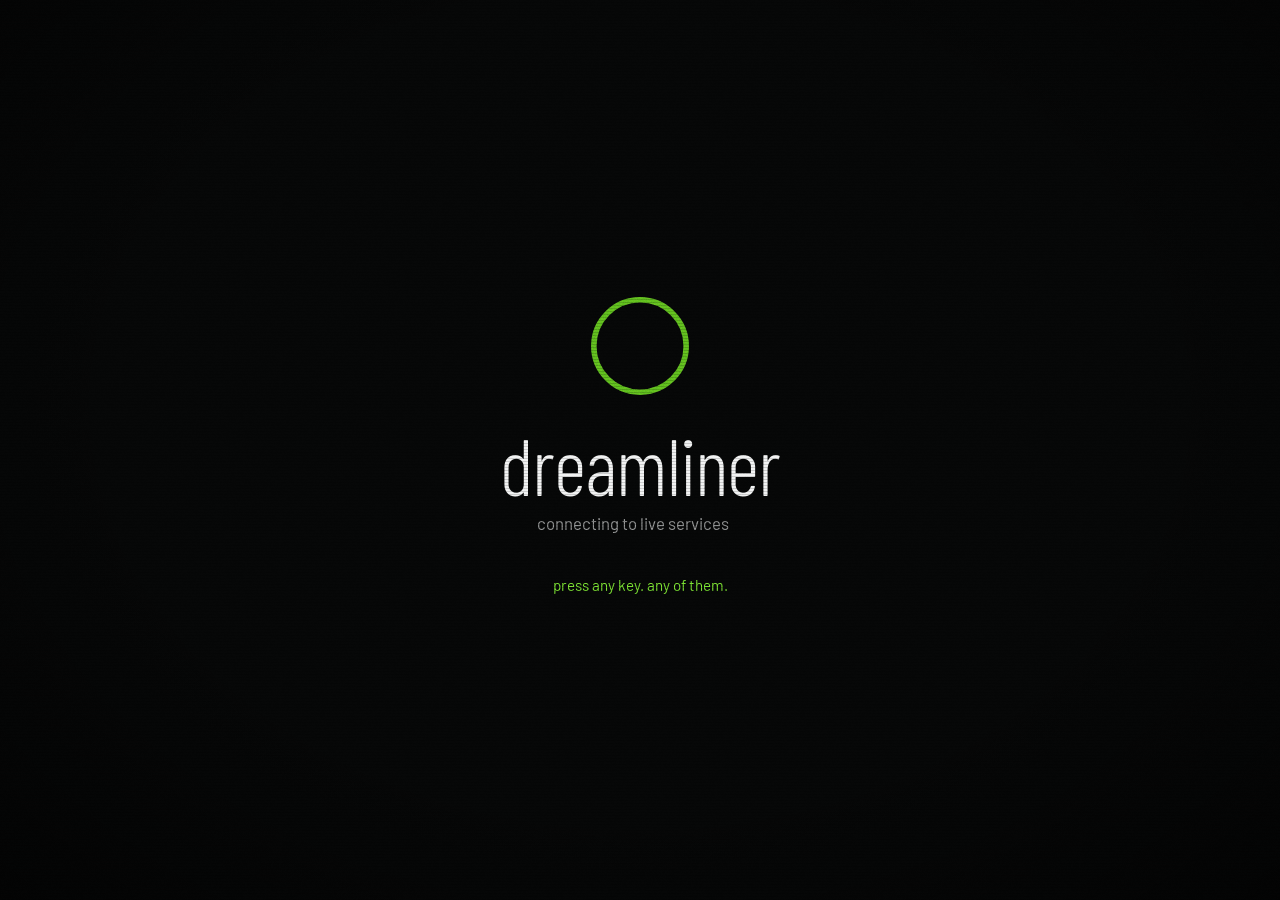
<file: willow/index.html>
<!doctype html>
<html lang="en">
<head>
  <meta charset="utf-8">
  <meta name="viewport" content="width=device-width, initial-scale=1, viewport-fit=cover">
  <meta name="theme-color" content="#0e1011">
  <title>Dreamliner.web</title>
  <meta name="apple-mobile-web-app-title" content="Dreamliner.web">
  <meta property="og:site_name" content="Dreamliner.web">
  <meta name="description" content="Résumé of Dreamliner: rocketry, materials science and engineering">
  <meta http-equiv="Cache-Control" content="no-cache">
  <!-- Self-update: always run the latest published version, even in a tab left open for days or restored with Back.
       Checks version.json on load, when the tab comes back into view, when it's restored from the back/forward cache,
       and every 5 minutes. A newer version found on load reloads at once; one found later waits for a moment that
       won't lose anything (a page change, or coming back to the tab) and never interrupts typing or a playing video.
       SITE_VERSION and the ?v= tags are kept in sync by ./bump-version.sh -->
  <script>
    (function () {
      var SITE_VERSION = "20261008185755";
      if (!window.fetch) return;
      var newer = null, last = 0;
      function busy() {
        var a = document.activeElement, m = document.querySelectorAll("video, audio");
        if (a && /^(TEXTAREA|INPUT)$/.test(a.tagName) && a.value) return true;
        for (var i = 0; i < m.length; i++) if (!m[i].paused && !m[i].ended) return true;
        return false;
      }
      function reload() {
        if (!newer || busy()) return;
        var key = "site.reloaded." + newer;   // reload at most once per new version
        try { if (sessionStorage.getItem(key)) return; sessionStorage.setItem(key, "1"); } catch (e) {}
        var v = newer;
        function go() {
          var u = new URL(location.href);
          u.searchParams.set("v", v);          // a new URL, so the browser fetches fresh HTML
          location.replace(u.toString());
        }
        var clears = [];
        if (window.caches && caches.keys) clears.push(caches.keys().then(function (ks) { return Promise.all(ks.map(function (k) { return caches.delete(k); })); }));
        if (navigator.serviceWorker && navigator.serviceWorker.getRegistrations) clears.push(navigator.serviceWorker.getRegistrations().then(function (rs) { return Promise.all(rs.map(function (r) { return r.unregister(); })); }));
        Promise.all(clears).catch(function () {}).then(go, go);
      }
      function check(now) {
        if (newer) { if (now) reload(); return; }
        if (Date.now() - last < 10000) return;  // at most every 10 seconds
        last = Date.now();
        fetch("version.json?t=" + last, { cache: "no-store" })
          .then(function (r) { return r.ok ? r.json() : null; })
          .then(function (d) {
            if (!d || !d.v || d.v === SITE_VERSION) return;
            newer = d.v;
            if (now) reload();
          })
          .catch(function () {});
      }
      check(true);
      addEventListener("pageshow", function (e) { if (e.persisted) { last = 0; check(true); } });
      addEventListener("hashchange", function () { check(true); });
      addEventListener("focus", function () { check(true); });
      document.addEventListener("visibilitychange", function () { if (document.visibilityState === "visible") check(true); });
      setInterval(function () { check(false); }, 5 * 60 * 1000);
    })();
  </script>
  <link rel="preconnect" href="https://fonts.googleapis.com">
  <link rel="preconnect" href="https://fonts.gstatic.com" crossorigin>
  <link rel="stylesheet" href="https://fonts.googleapis.com/css2?family=Barlow:wght@400;500;600&family=Barlow+Condensed:wght@300;500;600&display=swap">
  <link rel="stylesheet" href="css/style.css?v=20261008185755">
</head>
<body>
  <!-- City + waves background (js/scene.js) -->
  <canvas id="bg" aria-hidden="true"></canvas>

  <!-- Gritty overlays: film grain, scanlines, vignette -->
  <div id="grain" aria-hidden="true"></div>
  <div id="scanlines" aria-hidden="true"></div>

  <!-- The window pane: rain falling outside and drops running down the glass (js/rain.js) -->
  <canvas id="rain" aria-hidden="true"></canvas>

  <!-- Boot screen: also unlocks audio, since browsers need a click/key first -->
  <div id="splash" role="button" tabindex="0" aria-label="Start">
    <svg class="splash-ring" viewBox="0 0 100 100" aria-hidden="true">
      <circle class="track" cx="50" cy="50" r="42"/>
      <circle class="draw" cx="50" cy="50" r="42"/>
    </svg>
    <h1 class="splash-name" data-site-name>Dreamliner</h1>
    <p class="splash-tagline">connecting to live services<span class="dots" aria-hidden="true"><i>.</i><i>.</i><i>.</i></span></p>
    <p class="splash-hint">press any key. any of them.</p>
  </div>

  <!-- Top-right status: clock + mute -->
  <header id="status">
    <div id="clock"><span class="clock-time"></span><span class="clock-date"></span></div>
    <button id="mute" type="button" aria-label="Toggle music" title="Music on/off">
      <svg viewBox="0 0 24 24" aria-hidden="true"><path class="spk" d="M4 9h4l5-4v14l-5-4H4z"/><path class="wave1" d="M16 9a4 4 0 0 1 0 6"/><path class="wave2" d="M18.5 6.5a7.5 7.5 0 0 1 0 11"/><path class="cross" d="M16 9l6 6M22 9l-6 6"/></svg>
    </button>
  </header>

  <!-- The menu (js/xmb.js builds the contents) -->
  <main id="xmb" aria-label="Menu">
    <nav id="categories" aria-label="Categories"></nav>
    <h2 id="cat-title" aria-live="polite"></h2>
    <ul id="items" aria-label="Items"></ul>
    <p id="hint" class="hint">← → categories · ↑ ↓ items · enter to open</p>
  </main>

  <!-- Detail page shown when an item is opened (js/detail.js) -->
  <section id="detail" hidden aria-modal="true" role="dialog">
    <div class="panel">
      <span class="stripe" aria-hidden="true"></span>
      <button class="close" type="button" aria-label="Back">esc ✕</button>
      <div class="panel-scroll"></div>
    </div>
  </section>

  <!-- Full-size image viewer -->
  <div id="lightbox" hidden>
    <button class="lb-prev" type="button" aria-label="Previous image">‹</button>
    <figure><img alt=""><figcaption></figcaption></figure>
    <button class="lb-next" type="button" aria-label="Next image">›</button>
  </div>

  <noscript>
    <div class="noscript">This site needs JavaScript for its menu. Please enable it.</div>
  </noscript>

  <script src="js/content.js?v=20261008185755"></script>
  <script src="js/willow.js?v=20261008185755"></script>
  <script src="js/sun.js?v=20261008185755"></script>
  <script src="js/launches.js?v=20261008185755"></script>
  <script src="js/scene.js?v=20261008185755"></script>
  <script src="js/rain.js?v=20261008185755"></script>
  <script src="js/audio.js?v=20261008185755"></script>
  <script src="js/detail.js?v=20261008185755"></script>
  <script src="js/xmb.js?v=20261008185755"></script>
  <script src="js/nowplaying.js?v=20261008185755"></script>
</body>
</html>
</file>
<file: css/style.css>
/* ==========================================================================
   Résumé: dark "Metro" styles
   --hue is the accent colour (0–360). js/xmb.js changes it from Settings.
   ========================================================================== */

:root {
  --hue: 95;
  --accent: hsl(var(--hue) 72% 44%);
  --accent-hi: hsl(var(--hue) 80% 56%);
  --accent-lo: hsl(var(--hue) 70% 30%);
  --bg: #0e1011;
  --tile: rgba(27, 30, 32, .86);
  --tile-hi: rgba(40, 44, 47, .92);
  --line: rgba(255, 255, 255, .09);
  --text: #f2f3f3;
  --muted: rgba(242, 243, 243, .6);
  --ease-out: cubic-bezier(.2, .9, .25, 1);
  --ease-pop: cubic-bezier(.3, 1.35, .45, 1);   /* springy overshoot */
  --font: "Barlow", "Segoe UI", "Helvetica Neue", Arial, sans-serif;
  --font-head: "Barlow Condensed", "Segoe UI", "Arial Narrow", sans-serif;
}

* { box-sizing: border-box; }

html, body {
  margin: 0;
  height: 100%;
  overflow: hidden;
  font-family: var(--font);
  color: var(--text);
  background: var(--bg);   /* shows only before the canvas draws */
  -webkit-font-smoothing: antialiased;
  -webkit-tap-highlight-color: transparent;
}

button { font: inherit; color: inherit; cursor: pointer; }
[hidden] { display: none !important; }

#bg { position: fixed; inset: 0; width: 100%; height: 100%; z-index: 0; display: block; }

/* ---------- Grit: grain, scanlines, vignette ------------------------------ */

#grain {
  position: fixed; inset: -100px; z-index: 70; pointer-events: none;
  opacity: .085; mix-blend-mode: overlay;
  background-size: 160px 160px;          /* image set by xmb.js */
  animation: grain .5s steps(5) infinite;
}
@keyframes grain {
  0% { transform: translate(0, 0); } 20% { transform: translate(-37px, 21px); }
  40% { transform: translate(24px, -48px); } 60% { transform: translate(-11px, 63px); }
  80% { transform: translate(52px, 9px); } 100% { transform: translate(0, 0); }
}
#rain { position: fixed; inset: 0; width: 100%; height: 100%; z-index: 5; pointer-events: none; display: block; }
#scanlines {
  position: fixed; inset: 0; z-index: 69; pointer-events: none;
  background:
    radial-gradient(ellipse at 50% 45%, transparent 55%, rgba(0,0,0,.55) 100%),
    repeating-linear-gradient(0deg, rgba(0,0,0,.16) 0 1px, transparent 1px 3px);
}

/* ---------- Boot splash ---------------------------------------------------- */

#splash {
  position: fixed; inset: 0; z-index: 50;
  display: flex; flex-direction: column; align-items: center; justify-content: center;
  gap: .25rem; text-align: center; padding: 1rem;
  background: #060707;
  cursor: pointer; outline: none;
}
#splash.leaving { animation: glitch-out .55s steps(1, end) forwards; pointer-events: none; }
@keyframes glitch-out {
  0%   { clip-path: inset(0); transform: none; }
  15%  { clip-path: inset(10% 0 55% 0); transform: translate(-14px, 0); filter: hue-rotate(90deg); }
  30%  { clip-path: inset(60% 0 8% 0); transform: translate(18px, 0); }
  45%  { clip-path: inset(30% 0 30% 0); transform: translate(-6px, 0) scaleY(1.4); opacity: .8; }
  60%  { clip-path: inset(48% 0 48% 0); transform: scaleX(1.6); opacity: .9; }
  80%  { clip-path: inset(49.6% 0 49.6% 0); transform: scaleX(2); opacity: .6; }
  100% { clip-path: inset(50% 0 50% 0); opacity: 0; }
}

.splash-ring { width: 110px; height: 110px; margin-bottom: 1.2rem; transform: rotate(-90deg); }
.splash-ring circle { fill: none; stroke-width: 5; }
.splash-ring .track { stroke: rgba(255,255,255,.07); }
.splash-ring .draw {
  stroke: var(--accent); stroke-linecap: butt;
  stroke-dasharray: 264; stroke-dashoffset: 264;
  animation: ring-draw 1.6s var(--ease-out) .2s forwards, ring-pulse 2.4s ease-in-out 1.8s infinite;
}
@keyframes ring-draw { to { stroke-dashoffset: 0; } }
@keyframes ring-pulse { 50% { stroke: var(--accent-hi); stroke-width: 7; } }

.splash-name {
  margin: 0; font-family: var(--font-head); font-weight: 300; text-transform: lowercase;
  font-size: clamp(2.6rem, 8vw, 5rem); letter-spacing: -.01em; line-height: 1;
}
.splash-tagline { margin: .3rem 0 0; color: var(--muted); font-size: 1.05rem; }
.splash-tagline .dots i { font-style: normal; opacity: 0; animation: live-dot 1.8s steps(1, end) infinite; }
.splash-tagline .dots i:nth-child(2) { animation-delay: .3s; }
.splash-tagline .dots i:nth-child(3) { animation-delay: .6s; }
@keyframes live-dot { 0% { opacity: 0; } 25% { opacity: 1; } 85% { opacity: 0; } }   /* dots appear one by one, then reset */
.splash-hint { margin-top: 2.4rem; font-size: .95rem; color: var(--accent-hi); animation: blink 1.6s steps(2, jump-none) infinite; }
@keyframes blink { 50% { opacity: .25; } }

/* ---------- Status bar (clock + mute) ------------------------------------- */

#status {
  position: fixed; z-index: 40;
  top: calc(env(safe-area-inset-top, 0px) + 16px); right: 20px;
  display: flex; align-items: center; gap: 14px;
  opacity: 0; transition: opacity .6s .3s;
}
body.started #status { opacity: 1; }
#clock { display: flex; flex-direction: column; align-items: flex-end; line-height: 1; }
.clock-time { font-family: var(--font-head); font-size: 1.6rem; font-weight: 500; }
.clock-date { font-size: .78rem; color: var(--muted); margin-top: 2px; text-transform: lowercase; }

#mute {
  width: 38px; height: 38px; padding: 8px; border-radius: 0;
  border: 1px solid rgba(255,255,255,.25); background: rgba(14,16,17,.6);
  transition: background .15s, border-color .15s, transform .15s;
}
#mute:hover { background: var(--accent); border-color: var(--accent); }
#mute:active { transform: scale(.92); }
#mute svg { width: 100%; height: 100%; fill: none; stroke: #fff; stroke-width: 2; stroke-linecap: square; }
#mute .spk { fill: #fff; }
#mute .cross { display: none; }
#mute.off .wave1, #mute.off .wave2 { display: none; }
#mute.off .cross { display: inline; }

/* ---------- Menu ------------------------------------------------------------ */

#xmb {
  position: fixed; inset: 0; z-index: 10;
  opacity: 0; transition: opacity .5s, filter .4s;
  user-select: none; -webkit-user-select: none;
  touch-action: none;   /* we handle swipes ourselves */
}
body.started #xmb { opacity: 1; }
body.detail-open #xmb { opacity: .3; filter: blur(2px) grayscale(.6); pointer-events: none; }

#categories, #items { position: absolute; inset: 0; margin: 0; padding: 0; list-style: none; pointer-events: none; }
#categories { transition: transform .35s var(--ease-out); }
#items { transition: opacity .3s; }
/* While a finger is dragging, everything tracks it directly (no lag) */
#xmb.dragging .item, #xmb.dragging #categories, #xmb.dragging #items { transition: none; }

/* Category tiles: positioned and sized by JS (they set --size) */
.cat {
  position: absolute; left: 0; top: 0; padding: 0;
  width: var(--size, 48px); height: var(--size, 48px);
  display: grid; place-items: center;
  background: var(--tile); border: 1px solid var(--line); border-radius: 0;
  pointer-events: auto;
  transition: transform .45s var(--ease-pop), width .3s var(--ease-out), height .3s var(--ease-out), background .2s, opacity .3s;
}
.cat img { width: 52%; height: 52%; display: block; opacity: .75; transition: opacity .2s; }
/* full-colour app logos (MySpace) show bigger and brighter than the line icons */
.cat img[src$=".png"] { width: 74%; height: 74%; opacity: .95; }
.cat.sel img[src$=".png"] { opacity: 1; }
.cat span { position: absolute; width: 1px; height: 1px; overflow: hidden; clip: rect(0 0 0 0); }   /* screen readers only */
.cat:hover { background: var(--tile-hi); }
.cat.sel { background: var(--accent); border-color: var(--accent-hi); }
.cat.sel img { opacity: 1; }

/* Big lowercase header for the selected category */
#cat-title {
  position: absolute; left: 0; top: 0; margin: 0;
  font-family: var(--font-head); font-weight: 300; text-transform: lowercase;
  font-size: 3.6rem; line-height: 1; letter-spacing: -.01em;
  text-shadow: 0 2px 12px rgba(0,0,0,.6);
  pointer-events: none;
}

/* Item tiles: positioned by JS */
.item {
  position: absolute; left: 0; top: 0;
  width: min(440px, calc(100vw - 32px));
  pointer-events: auto; cursor: pointer;
  transition: transform .42s var(--ease-pop), opacity .3s;
  perspective: 700px;
}
.face {
  display: flex; align-items: stretch; height: 54px;
  background: var(--tile); border: 1px solid var(--line);
  transform: rotateX(var(--rx, 0deg)) rotateY(var(--ry, 0deg)) scale(var(--press, 1));
  transform-origin: center;
  transition: height .32s var(--ease-pop), background .2s, transform .18s var(--ease-out);
  overflow: hidden;
}
.face .ico {
  flex: none; width: 54px; display: grid; place-items: center;
  background: rgba(255,255,255,.04); border-right: 1px solid var(--line);
  transition: width .32s var(--ease-pop), background .2s;
}
.face .ico img { width: 46%; height: 46%; opacity: .8; }
.face .ico.photo img { width: 100%; height: 100%; object-fit: cover; opacity: 1; }   /* profile picture fills the square */
.face .text { display: flex; flex-direction: column; justify-content: center; min-width: 0; padding: 0 16px; flex: 1; }
.item .title { font-size: 1.02rem; font-weight: 500; white-space: nowrap; overflow: hidden; text-overflow: ellipsis; }
.item .sub { font-size: .88rem; color: rgba(255,255,255,.82); max-height: 0; opacity: 0; overflow: hidden; transition: opacity .25s, max-height .3s; white-space: nowrap; text-overflow: ellipsis; }
.item .value {
  align-self: center; margin-right: 12px; padding: 3px 10px; font-size: .82rem; white-space: nowrap;
  background: rgba(0,0,0,.35); border-left: 3px solid var(--accent-hi);
}
.item:hover .face { background: var(--tile-hi); }

.item.sel .face { height: 80px; background: var(--accent); border-color: var(--accent-hi); }
.item.sel .ico { width: 80px; background: rgba(0,0,0,.18); }
.item.sel .ico img { opacity: 1; }
.item.sel .title { font-size: 1.3rem; font-weight: 600; }
.item.sel .sub { max-height: 1.4em; opacity: 1; }
.item.sel .value { border-left-color: #fff; }
.item.dim { opacity: .75; }
.item.above { opacity: .35; }

/* Metro "turnstile": a new column of items swings in from the side */
.item.enter .face { animation: turnstile-in .5s var(--ease-out) both; transform-origin: left center; }
@keyframes turnstile-in { from { opacity: 0; transform: rotateY(-80deg) translateX(30px); } }

/* One-frame RGB-split glitch when switching category */
.glitch { animation: glitch .22s steps(2, end); }
@keyframes glitch {
  0%   { text-shadow: -3px 0 rgba(255,0,60,.8), 3px 0 rgba(0,220,255,.8); transform: translateX(3px); }
  50%  { text-shadow: 2px 0 rgba(255,0,60,.8), -2px 0 rgba(0,220,255,.8); transform: translateX(-2px) skewX(-6deg); }
  100% { text-shadow: 0 2px 12px rgba(0,0,0,.6); transform: none; }
}

.hint {
  position: absolute; left: 0; right: 0; bottom: calc(env(safe-area-inset-bottom, 0px) + 16px); margin: 0;
  text-align: center; font-size: .8rem; color: var(--muted); letter-spacing: .03em;
}

/* ---------- Detail panel --------------------------------------------------- */

#detail {
  position: fixed; inset: 0; z-index: 30;
  display: flex; align-items: center; justify-content: center;
  padding: calc(env(safe-area-inset-top, 0px) + 72px) 24px calc(env(safe-area-inset-bottom, 0px) + 28px);
  perspective: 1600px;
}

.panel {
  position: relative; width: 100%; max-width: 900px; max-height: 100%;
  display: flex; flex-direction: column;
  background: rgba(16, 18, 19, .95);
  border: 1px solid var(--line); border-top: 3px solid var(--accent);
  box-shadow: 0 30px 80px rgba(0,0,0,.6);
  transform-origin: left center;
  will-change: transform, opacity;
}
.stripe {   /* accent bar that wipes down the left edge when opening */
  position: absolute; left: -1px; top: -3px; bottom: -1px; width: 6px; z-index: 3;
  background: var(--accent); transform-origin: top; transform: scaleY(0);
}
.panel.opened .stripe { transform: scaleY(1); transition: transform .45s var(--ease-out); }

.panel-scroll {
  position: relative; z-index: 2; overflow-y: auto; overscroll-behavior: contain;
  padding: 30px clamp(22px, 4vw, 48px) 36px;
  scrollbar-width: thin; scrollbar-color: var(--accent) transparent;
}

.close {
  position: absolute; top: 10px; right: 10px; z-index: 4;
  padding: 6px 12px; border: 1px solid rgba(255,255,255,.2); border-radius: 0;
  background: transparent; font-size: .8rem; letter-spacing: .05em; color: var(--muted);
  transition: background .15s, color .15s;
}
.close:hover { background: #c4302b; border-color: #c4302b; color: #fff; }

.d-head { display: flex; align-items: center; gap: 18px; margin-bottom: 20px; padding-right: 70px; }
.d-head .d-photo {
  flex: none; width: 112px; height: 112px; object-fit: cover; display: block;
  border: 1px solid var(--line); border-bottom: 3px solid var(--accent);
}
@media (max-width: 640px) { .d-head .d-photo { width: 84px; height: 84px; } }
.d-head .ico {
  flex: none; width: 64px; height: 64px; display: grid; place-items: center; background: var(--accent);
}
.d-head .ico img { width: 48%; height: 48%; }
.d-head h2 {
  margin: 0; font-family: var(--font-head); font-weight: 300; text-transform: lowercase;
  font-size: clamp(2rem, 5vw, 3.2rem); line-height: 1;
}
.d-head p { margin: 6px 0 0; color: var(--accent-hi); font-weight: 500; }

/* Gender and pronouns: [flag] Non-binary · They/Them · She/Her */
.identity { display: flex; flex-wrap: wrap; align-items: center; gap: 6px; margin-top: 10px; }
.identity .id-label {
  display: inline-flex; align-items: center; gap: 8px; padding: 4px 12px 4px 4px;
  font-size: .86rem; font-weight: 600; letter-spacing: .02em;
  background: rgba(255,255,255,.06); border: 1px solid var(--line);
}
.identity .pronoun {
  padding: 4px 10px; font-size: .84rem; font-weight: 500; color: var(--muted);
  border: 1px solid rgba(255,255,255,.16);
}
.flag { flex: none; display: block; width: 26px; height: 18px; outline: 1px solid rgba(255,255,255,.18); }
.flag-nonbinary {
  background: linear-gradient(#fcf434 0 25%, #fff 25% 50%, #9c59d1 50% 75%, #2c2c2c 75%);
}
.plain-item .identity { margin: 6px 0 2px; }
@media (max-width: 640px) {
  .identity { gap: 4px; margin-top: 8px; }
  .identity .id-label { font-size: .8rem; padding-right: 9px; gap: 6px; }
  .identity .pronoun { font-size: .78rem; padding: 4px 7px; }
  .flag { width: 22px; height: 15px; }
}
.panel p { line-height: 1.65; color: rgba(242,243,243,.88); }
.panel ul.bullets { padding-left: 0; list-style: none; line-height: 1.6; }
.panel ul.bullets li { position: relative; padding-left: 20px; margin: 6px 0; }
.panel ul.bullets li::before { content: ""; position: absolute; left: 2px; top: .62em; width: 7px; height: 7px; background: var(--accent); }

.tags { display: flex; flex-wrap: wrap; gap: 6px; margin: 18px 0; padding: 0; list-style: none; }
.tags li {
  padding: 5px 12px; font-size: .86rem; font-weight: 500;
  background: rgba(255,255,255,.06); border-left: 3px solid var(--accent);
}
.links { display: flex; flex-wrap: wrap; gap: 8px; margin-top: 22px; }
.btn {
  display: inline-block; padding: 10px 18px; text-decoration: none; color: #fff; font-weight: 600;
  background: var(--accent); border: 1px solid var(--accent-hi);
  transition: background .15s, transform .15s var(--ease-out);
}
.btn:hover { background: var(--accent-hi); }
.btn:active { transform: scale(.96); }

/* Gallery */
.gallery { margin: 24px 0 6px; }
.gallery .main { margin: 0; cursor: zoom-in; }
.gallery .main img, .gallery .thumbs img { display: block; width: 100%; object-fit: cover; border: 1px solid var(--line); }
.gallery .main img { aspect-ratio: 16 / 9; background: #000; }
.gallery figcaption { font-size: .86rem; color: var(--muted); margin-top: 8px; }
.gallery .thumbs { display: flex; gap: 6px; margin-top: 10px; overflow-x: auto; padding-bottom: 6px; }
.gallery .thumbs button { flex: none; width: 96px; padding: 0; border: 0; background: none; opacity: .5; outline-offset: 0; transition: opacity .15s; }
.gallery .thumbs button.sel { opacity: 1; outline: 3px solid var(--accent); }
.gallery .thumbs button:hover { opacity: 1; }
.gallery .thumbs img { aspect-ratio: 4 / 3; }

/* Plain one-page view */
.plain-section { margin-top: 30px; }
.plain-section h3 {
  margin: 0 0 8px; font-family: var(--font-head); font-weight: 500; text-transform: lowercase; font-size: 1.7rem;
  color: var(--accent-hi); border-bottom: 1px solid var(--line); padding-bottom: 4px;
}
.plain-item { margin: 16px 0; }
.plain-item h4 { margin: 0; font-size: 1.08rem; }
.plain-item .sub { color: var(--muted); font-size: .9rem; }

/* ---------- Lightbox ------------------------------------------------------- */

#lightbox {
  position: fixed; inset: 0; z-index: 60;
  display: flex; align-items: center; justify-content: center; gap: 10px; padding: 20px;
  background: rgba(4,5,5,.9);
  animation: fade-in .2s;
}
#lightbox figure { margin: 0; max-width: 90vw; animation: pop-in .3s var(--ease-pop); }
#lightbox img { max-width: 100%; max-height: 80vh; border-top: 3px solid var(--accent); }
#lightbox figcaption { margin-top: 8px; color: var(--muted); }
#lightbox button {
  flex: none; width: 44px; height: 44px; border-radius: 0; font-size: 1.6rem; line-height: 1;
  border: 1px solid rgba(255,255,255,.25); background: transparent;
}
#lightbox button:hover { background: var(--accent); border-color: var(--accent); }
@keyframes fade-in { from { opacity: 0; } }
@keyframes pop-in { from { opacity: 0; transform: scale(.94); } }

.noscript { position: fixed; inset: 0; display: grid; place-items: center; z-index: 100; font-size: 1.2rem; }

/* ---------- Phones ---------------------------------------------------------- */

@media (max-width: 640px) {
  #cat-title { font-size: 2.6rem; }
  .face { height: 48px; }
  .face .ico { width: 48px; }
  .item.sel .face { height: 68px; }
  .item.sel .ico { width: 68px; }
  .item .title { font-size: .95rem; }
  .item.sel .title { font-size: 1.1rem; }
  #status { right: 12px; }
  .clock-time { font-size: 1.3rem; }
  #detail { padding: calc(env(safe-area-inset-top, 0px) + 8px) 6px calc(env(safe-area-inset-bottom, 0px) + 6px); }
  .panel { height: 100%; }
  .d-head .d-photo {
  flex: none; width: 112px; height: 112px; object-fit: cover; display: block;
  border: 1px solid var(--line); border-bottom: 3px solid var(--accent);
}
@media (max-width: 640px) { .d-head .d-photo { width: 84px; height: 84px; } }
.d-head .ico { width: 52px; height: 52px; }
  .gallery .thumbs button { width: 72px; }
  #lightbox { padding: 6px; gap: 4px; }
  #lightbox button { width: 36px; height: 36px; }
}

/* ---------- Reduced motion -------------------------------------------------- */

html.reduce-motion *, html.reduce-motion *::before, html.reduce-motion *::after {
  animation-duration: .01ms !important;
  animation-iteration-count: 1 !important;
}
html.reduce-motion #grain { display: none; }
html.reduce-motion .item, html.reduce-motion .cat, html.reduce-motion .face { transition-duration: .12s; }
.panel ul.bullets a { color: var(--text); text-decoration-color: var(--accent); text-underline-offset: 3px; }
.panel ul.bullets a:hover { color: var(--accent-hi); }
</file>
<file: bluebird/css/app.css>
/* Twitter: Bluebird Variant (with no limits) — the Sacred App, as Steve Jobs named it at the iPhone 3G Keynote.
   An iPhone OS 3 app: blue-gray navigation bar, pinstripe grouped tables, the black glossy tab bar.
   It fills the screen; on wide screens the content stays in a readable column. Night uses the black bar style. */

/* ---------- theme ---------- */
:root {
  --ui: "Helvetica Neue", Helvetica, Arial, sans-serif;
  --round: "Arial Rounded MT Bold", "Helvetica Rounded", "Helvetica Neue", Helvetica, sans-serif;
  --select: linear-gradient(#058cf5, #015fe6);   /* the iPhone OS row highlight */

  /* day: the default blue-gray bars */
  --bar: linear-gradient(#b0bccd 0%, #889bb3 50%, #8195af 50%, #6d84a2 100%);
  --bar-edge: #2d3642; --bar-btn: linear-gradient(#8ea1ba 0%, #6c83a3 50%, #5d7698 50%, #536e93 100%); --bar-btn-edge: #3b4c63;
  --bar-on: linear-gradient(#5f7799 0%, #4a6489 50%, #3e5880 50%, #344e75 100%);
  --done: linear-gradient(#7ba5e8 0%, #4a7fd9 50%, #3570d6 50%, #2b69d1 100%);
  --pin: repeating-linear-gradient(90deg, #c5ccd4 0 5px, #cbd2d8 5px 9px);
  --cell: #fff; --cell-edge: #abb0b6; --sep: #e0e0e0;
  --text: #000; --muted: #808080; --value: #385487; --link: #2a5db0; --head: #4c566c; --head-glow: rgba(255, 255, 255, .8);
  --field: #fff;
  color-scheme: light;
}
@media (prefers-color-scheme: dark) {
  :root:not([data-theme="light"]) {
    --bar: linear-gradient(#5b5b5b 0%, #2a2a2a 50%, #141414 50%, #000 100%);
    --bar-edge: #000; --bar-btn: linear-gradient(#4a4a4a 0%, #262626 50%, #111 50%, #0a0a0a 100%); --bar-btn-edge: #000;
    --bar-on: linear-gradient(#5b8ee0 0%, #2f69c8 50%, #1f59bc 50%, #1a50aa 100%);
    --done: linear-gradient(#5b8ee0 0%, #2f69c8 50%, #1f59bc 50%, #1a50aa 100%);
    --pin: repeating-linear-gradient(90deg, #15181c 0 5px, #191c21 5px 9px);
    --cell: #1d1f23; --cell-edge: #000; --sep: #2c2f35;
    --text: #f2f2f2; --muted: #8d939c; --value: #8fb3ef; --link: #79a8ff; --head: #9aa3b5; --head-glow: rgba(0, 0, 0, .8);
    --field: #2a2d33;
    color-scheme: dark;
  }
}
:root[data-theme="dark"] {
  --bar: linear-gradient(#5b5b5b 0%, #2a2a2a 50%, #141414 50%, #000 100%);
  --bar-edge: #000; --bar-btn: linear-gradient(#4a4a4a 0%, #262626 50%, #111 50%, #0a0a0a 100%); --bar-btn-edge: #000;
  --bar-on: linear-gradient(#5b8ee0 0%, #2f69c8 50%, #1f59bc 50%, #1a50aa 100%);
  --done: linear-gradient(#5b8ee0 0%, #2f69c8 50%, #1f59bc 50%, #1a50aa 100%);
  --pin: repeating-linear-gradient(90deg, #15181c 0 5px, #191c21 5px 9px);
  --cell: #1d1f23; --cell-edge: #000; --sep: #2c2f35;
  --text: #f2f2f2; --muted: #8d939c; --value: #8fb3ef; --link: #79a8ff; --head: #9aa3b5; --head-glow: rgba(0, 0, 0, .8);
  --field: #2a2d33;
  color-scheme: dark;
}

* { box-sizing: border-box; -webkit-tap-highlight-color: transparent; }
[hidden] { display: none !important; }
html, body { margin: 0; height: 100%; font: 15px/1.35 var(--ui); color: var(--text); -webkit-font-smoothing: antialiased; }
body { background: #000; overflow: hidden; }
a { color: var(--link); text-decoration: none; }
button { font: inherit; color: inherit; cursor: pointer; }
img { display: block; max-width: 100%; }

/* ---------- full screen ---------- */
.device { position: fixed; inset: 0; }
.screen { position: absolute; inset: 0; overflow: hidden; display: flex; flex-direction: column; background: #000; padding-top: env(safe-area-inset-top); }

/* ---------- status bar ---------- */
.statusbar { flex: none; position: relative; display: flex; align-items: center; gap: 5px; height: 20px; padding: 0 6px;
  background: linear-gradient(#4a4a4a, #000); color: #fff; font: bold 12px/20px var(--ui); text-shadow: 0 -1px 0 #000; }
.statusbar .sig { display: inline-flex; align-items: flex-end; gap: 1px; height: 10px; }
.statusbar .sig i { width: 3px; background: #fff; border-radius: 1px; }
.statusbar .sig i:nth-child(1) { height: 2px; } .statusbar .sig i:nth-child(2) { height: 4px; } .statusbar .sig i:nth-child(3) { height: 6px; }
.statusbar .sig i:nth-child(4) { height: 8px; } .statusbar .sig i:nth-child(5) { height: 10px; }
.statusbar .g3 { font-size: 11px; }
.statusbar .clock { position: absolute; left: 50%; transform: translateX(-50%); }
.statusbar .np { margin-left: auto; font-size: 10px; font-weight: normal; opacity: .85; }
.statusbar .batt { width: 23px; height: 10px; border: 1px solid #fff; border-radius: 2px; padding: 1px; position: relative; margin-right: 3px; }
.statusbar .batt::after { content: ""; position: absolute; right: -4px; top: 2px; width: 2px; height: 4px; background: #fff; }
.statusbar .lvl { display: block; height: 100%; background: linear-gradient(#c9f7a0, #5ec22a); }

/* ---------- navigation bar ---------- */
.navbar { flex: none; position: relative; z-index: 5; height: 44px; display: flex; align-items: center; justify-content: space-between; padding: 0 6px;
  background: var(--bar); border-bottom: 1px solid var(--bar-edge); box-shadow: inset 0 1px 0 rgba(255, 255, 255, .35); }
.navbar h1 { position: absolute; left: 90px; right: 90px; margin: 0; text-align: center; color: #fff; font: bold 20px/44px var(--ui);
  text-shadow: 0 -1px 0 rgba(0, 0, 0, .5); white-space: nowrap; overflow: hidden; text-overflow: ellipsis; pointer-events: none; }
.navbar h1 img { display: inline-block; width: 26px; height: 26px; vertical-align: -6px; margin-right: 4px; filter: drop-shadow(0 -1px 0 rgba(0, 0, 0, .35)); }
.nb-left, .nb-right { position: relative; z-index: 1; display: flex; gap: 6px; }
.barbtn { display: inline-flex; align-items: center; gap: 4px; height: 30px; padding: 0 10px; border: 1px solid var(--bar-btn-edge); border-radius: 5px;
  background: var(--bar-btn); color: #fff; font: bold 12px/28px var(--ui); text-shadow: 0 -1px 0 rgba(0, 0, 0, .5);
  box-shadow: inset 0 1px 0 rgba(255, 255, 255, .25), 0 1px 0 rgba(255, 255, 255, .25); text-decoration: none; }
.barbtn.done { background: var(--done); border-color: #1d4aa0; }
.barbtn svg { width: 18px; height: 18px; fill: #fff; filter: drop-shadow(0 -1px 0 rgba(0, 0, 0, .4)); }
.barbtn:active { filter: brightness(.8); }
.barbtn:disabled { opacity: .5; }

/* toolbar under the nav bar, for segmented controls and the search bar */
.toolbar { flex: none; padding: 7px 8px; background: var(--bar); border-bottom: 1px solid var(--bar-edge); box-shadow: inset 0 1px 0 rgba(255, 255, 255, .25); }
.segbar { display: flex; border: 1px solid var(--bar-btn-edge); border-radius: 5px; overflow: hidden; box-shadow: 0 1px 0 rgba(255, 255, 255, .25); }
.segbar button { flex: 1; height: 29px; border: 0; background: var(--bar-btn); color: #fff; font: bold 12px var(--ui); text-shadow: 0 -1px 0 rgba(0, 0, 0, .5);
  box-shadow: inset 0 1px 0 rgba(255, 255, 255, .2); white-space: nowrap; padding: 0 6px; }
.segbar button + button { border-left: 1px solid var(--bar-btn-edge); }
.segbar button.on { background: var(--bar-on); box-shadow: inset 0 1px 4px rgba(0, 0, 0, .45); }
.searchfield { display: flex; align-items: center; gap: 6px; height: 30px; padding: 0 10px; border-radius: 15px; background: var(--field);
  border: 1px solid var(--bar-btn-edge); box-shadow: inset 0 1px 3px rgba(0, 0, 0, .35); }
.searchfield svg { width: 14px; height: 14px; fill: var(--muted); flex: none; }
.searchfield input { flex: 1; min-width: 0; border: 0; outline: 0; background: none; font: 15px var(--ui); color: var(--text); }
.toolbar form { display: flex; gap: 6px; }
.toolbar form .searchfield { flex: 1; }

/* ---------- content ---------- */
.view { flex: 1; display: flex; flex-direction: column; overflow: hidden; background: var(--pin); outline: none; position: relative; }
.scroll { flex: 1; overflow-y: auto; overflow-x: hidden; -webkit-overflow-scrolling: touch; }

/* timeline cells, Tweetie style */
.cells { list-style: none; margin: 0; padding: 0; background: var(--cell); }
.tw { display: grid; grid-template-columns: 48px 1fr; gap: 9px; padding: 9px 10px 8px; border-bottom: 1px solid var(--sep); background: var(--cell); }
.tw .av { width: 48px; height: 48px; border-radius: 6px; display: grid; place-items: center; color: #fff; font: bold 18px var(--round);
  box-shadow: inset 0 -12px 16px rgba(0, 0, 0, .18), inset 0 1px 0 rgba(255, 255, 255, .4); overflow: hidden; }
.tw .av img { width: 36px; }
.tw .top { display: flex; align-items: baseline; gap: 5px; min-width: 0; }
.tw .who { font-weight: bold; white-space: nowrap; }
.tw .handle { color: var(--muted); font-size: 12px; white-space: nowrap; overflow: hidden; text-overflow: ellipsis; }
.tw .time { margin-left: auto; color: var(--link); font-size: 12px; white-space: nowrap; }
.tw .note { display: block; color: var(--muted); font-size: 11px; font-style: italic; }
.tw .text { margin: 2px 0 4px; font-size: 14px; white-space: pre-wrap; overflow-wrap: anywhere; }
.tw .text b.lore { font-weight: normal; color: var(--link); }
.tw .acts { display: flex; gap: 16px; align-items: center; color: var(--muted); font-size: 11px; flex-wrap: wrap; }
.tw .acts button, .tw .acts a { background: none; border: 0; padding: 2px 0; color: var(--muted); font-size: 11px; }
.tw .acts button.fav.on { color: #e8a400; }
.tw.mine .av { background: linear-gradient(#9ad5f2, #3fa9e0); }

/* grouped tables (Settings, Nest, Look up) */
.group { margin: 14px 10px; }
.group > h3 { margin: 0 10px 6px; font: bold 15px var(--ui); color: var(--head); text-shadow: 0 1px 0 var(--head-glow); }
.group > .foot { margin: 6px 12px 0; text-align: center; font-size: 13px; color: var(--head); text-shadow: 0 1px 0 var(--head-glow); }
.table { list-style: none; margin: 0; padding: 0; background: var(--cell); border: 1px solid var(--cell-edge); border-radius: 10px; overflow: hidden; }
.row { display: flex; align-items: center; gap: 10px; min-height: 44px; padding: 6px 10px; border: 0; border-top: 1px solid var(--sep); color: var(--text);
  width: 100%; background: none; text-align: left; font: inherit; text-decoration: none; }
.table > .row:first-child { border-top: 0; }
.row b { font-size: 16px; }
.row .val { margin-left: auto; color: var(--value); text-align: right; }
.row .sub { display: block; color: var(--muted); font-size: 12px; font-weight: normal; }
.row .grow { flex: 1; min-width: 0; overflow-wrap: anywhere; }
a.row:active, button.row:active { background: var(--select); color: #fff; }
.row.go > b { flex: 1; }
.row.go::after { content: ""; flex: none; width: 8px; height: 8px; border-top: 3px solid #8b8b8b; border-right: 3px solid #8b8b8b; transform: rotate(45deg); margin: 0 3px 0 2px; }
.row .x { flex: none; margin-left: auto; width: 26px; height: 26px; border-radius: 50%; border: 0; background: #d12c2c; color: #fff; font-weight: bold; line-height: 26px; padding: 0; }
.danger { display: block; width: 100%; height: 44px; color: #fff; font: bold 16px var(--ui); border: 1px solid #7a1414; border-radius: 10px; text-shadow: 0 -1px 0 rgba(0, 0, 0, .4);
  background: linear-gradient(#e87b7b 0%, #d64545 50%, #cc2e2e 50%, #b81f1f 100%); }
.seg { display: inline-flex; margin-left: auto; border: 1px solid #8f8f8f; border-radius: 6px; overflow: hidden; flex: none; }
.seg button { border: 0; padding: 5px 9px; background: linear-gradient(#fff, #e3e3e3); color: #555; font: bold 12px var(--ui); }
.seg button + button { border-left: 1px solid #8f8f8f; }
.seg button.on { background: var(--done); color: #fff; text-shadow: 0 -1px 0 rgba(0, 0, 0, .3); }
/* iPhone OS 3 switch: ON is blue, OFF is white */
.switch { margin-left: auto; position: relative; width: 94px; height: 27px; border-radius: 5px; border: 1px solid #8f8f8f; overflow: hidden; flex: none;
  font: bold 16px/25px var(--ui); background: linear-gradient(#fff, #e7e7e7); color: #7f7f7f; text-align: right; padding-right: 12px; }
.switch::after { content: ""; position: absolute; top: -1px; left: -1px; width: 40px; height: 27px; border-radius: 5px; border: 1px solid #8f8f8f; background: linear-gradient(#f8f8f8, #cfcfcf); }
.switch.on { background: linear-gradient(#2a6ad6, #5a98f2); color: #fff; text-align: left; padding: 0 0 0 14px; text-shadow: 0 -1px 0 rgba(0, 0, 0, .3); }
.switch.on::after { left: auto; right: -1px; }

/* profile header in the Nest */
.me { display: flex; gap: 10px; align-items: center; padding: 12px 12px 4px; }
.me img { width: 58px; height: 58px; border-radius: 8px; padding: 6px; background: linear-gradient(#9ad5f2, #3fa9e0); border: 1px solid var(--cell-edge); }
.me b { display: block; font-size: 18px; text-shadow: 0 1px 0 var(--head-glow); }
.me span { color: var(--head); font-size: 13px; }
.stats { display: flex; margin: 8px 10px 0; background: var(--cell); border: 1px solid var(--cell-edge); border-radius: 10px; overflow: hidden; }
.stats div { flex: 1; text-align: center; padding: 6px 0; }
.stats div + div { border-left: 1px solid var(--sep); }
.stats b { display: block; font-size: 17px; }
.stats span { color: var(--muted); font-size: 11px; }

/* compose */
.compose { flex: 1; display: flex; flex-direction: column; min-height: 0; background: var(--cell); }
.compose .to { flex: none; display: flex; align-items: center; justify-content: space-between; padding: 6px 10px; border-bottom: 1px solid var(--sep); color: var(--muted); font-size: 13px; }
.counter { font: bold 22px/1 var(--ui); color: #2fa84f; }
.compose textarea { flex: 1; min-height: 90px; width: 100%; resize: none; border: 0; outline: 0; padding: 10px; font: 16px/1.4 var(--ui); color: var(--text); background: var(--cell); }
.compose .tools { flex: none; display: flex; gap: 8px; align-items: center; padding: 6px 8px; background: var(--bar); border-top: 1px solid var(--bar-edge); }
.compose .tools .limits { flex: 1; color: #fff; font-size: 11px; text-shadow: 0 -1px 0 rgba(0, 0, 0, .5); }
.parts { flex: none; max-height: 45%; overflow-y: auto; list-style: none; margin: 0; padding: 8px; display: grid; gap: 6px; background: var(--pin); }
.parts li { display: flex; gap: 8px; align-items: flex-start; padding: 8px; background: var(--cell); border: 1px solid var(--cell-edge); border-radius: 8px; }
.parts li p { margin: 0; flex: 1; white-space: pre-wrap; overflow-wrap: anywhere; font-size: 13px; }
.parts .n { color: var(--muted); font-size: 11px; white-space: nowrap; }
.parts .barbtn { flex: none; }

/* misc */
.newbar { flex: none; display: block; width: 100%; padding: 8px; border: 0; border-bottom: 1px solid #b8a64a; color: #4a3f00; font: bold 13px var(--ui);
  background: linear-gradient(#fff8c4, #f4e58a); text-shadow: 0 1px 0 rgba(255, 255, 255, .6); }
.empty { color: var(--head); text-align: center; padding: 28px 16px; margin: 0; text-shadow: 0 1px 0 var(--head-glow); font-size: 15px; }
.note-line { margin: 10px 12px 0; color: var(--head); font-size: 13px; text-align: center; text-shadow: 0 1px 0 var(--head-glow); }
.embed { padding: 10px; }
.embed .twitter-tweet, .embed iframe { margin: 0 auto !important; }
.embed .actions { display: flex; justify-content: center; gap: 8px; margin-bottom: 10px; }
.btn { display: inline-flex; align-items: center; justify-content: center; height: 34px; padding: 0 14px; border: 1px solid var(--cell-edge); border-radius: 8px;
  background: linear-gradient(#fff, #e6e6e6); color: #385487; font: bold 14px var(--ui); }
.btn.blue { background: var(--done); color: #fff; border-color: #1d4aa0; text-shadow: 0 -1px 0 rgba(0, 0, 0, .3); }

/* ---------- tab bar ---------- */
.tabbar { flex: none; display: flex; height: 49px; padding: 1px 2px 0; background: linear-gradient(#3a3a3a 0%, #1e1e1e 50%, #0a0a0a 50%, #000 100%); border-top: 1px solid #555; }
.tabbar a { flex: 1; display: flex; flex-direction: column; align-items: center; justify-content: center; gap: 1px; margin: 2px 1px; border-radius: 3px;
  color: #999; font: bold 10px var(--ui); text-decoration: none; }
.tabbar svg { width: 30px; height: 30px; fill: #7d7d7d; }
.tabbar a.on { color: #fff; background: rgba(255, 255, 255, .12); }
.tabbar a.on svg { fill: #4fb4ff; filter: drop-shadow(0 0 3px rgba(79, 180, 255, .55)); }

/* ---------- HUD (the toast) ---------- */
.hud { position: absolute; left: 50%; top: 50%; transform: translate(-50%, -50%); z-index: 60; max-width: 260px; padding: 14px 18px; border-radius: 10px;
  background: rgba(0, 0, 0, .78); color: #fff; font: bold 14px/1.35 var(--ui); text-align: center; text-shadow: 0 -1px 0 #000; pointer-events: none; }

/* ---------- boot ---------- */
.boot { position: absolute; inset: 0; z-index: 80; display: flex; flex-direction: column; align-items: center; justify-content: center; gap: 14px;
  background: radial-gradient(circle at 50% 40%, #1b1b1b, #000 70%); color: #fff; cursor: pointer; transition: background 1s, opacity .5s; }
.boot.sky { background: radial-gradient(circle at 50% 40%, #b0d8f0, #5aaee0 70%); }
.boot.out { opacity: 0; }
.boot-stage { position: relative; width: 140px; height: 140px; }
.boot-x { position: absolute; inset: 0; width: 100%; height: 100%; fill: #fff; animation: spin 2.2s linear infinite; }
.boot-x path { transition: transform .7s cubic-bezier(.3, 0, .6, 1), opacity .7s; transform-origin: 50% 50%; }
.boot.shatter .boot-x { animation-play-state: paused; }
.boot.shatter .xa { transform: translate(-90px, 120px) rotate(-70deg); opacity: 0; }
.boot.shatter .xb { transform: translate(90px, 140px) rotate(80deg); opacity: 0; }
@keyframes spin { to { transform: rotateY(360deg); } }
.tears { position: absolute; left: 0; right: 0; top: 100%; height: 50px; }
.tears i { position: absolute; top: 0; width: 5px; height: 8px; border-radius: 50% 50% 50% 50% / 60% 60% 40% 40%; background: #8fd8ff; animation: tear 1.1s ease-in infinite; }
.tears i:nth-child(1) { left: 22%; } .tears i:nth-child(2) { left: 38%; animation-delay: .4s; } .tears i:nth-child(3) { left: 50%; animation-delay: .8s; }
.tears i:nth-child(4) { left: 64%; animation-delay: .2s; } .tears i:nth-child(5) { left: 78%; animation-delay: .6s; }
@keyframes tear { from { transform: translateY(-10px); opacity: 0; } 20% { opacity: 1; } to { transform: translateY(50px); opacity: 0; } }
.boot.shatter .tears { opacity: 0; transition: opacity .3s; }
.boot-bird { position: absolute; inset: 20px; width: 100px; height: 100px; opacity: 0; transform: scale(.2) translateY(40px); transition: transform .8s cubic-bezier(.2, 1.5, .4, 1), opacity .4s; }
.boot.shatter .boot-bird { opacity: 1; transform: none; }
.boot-line { margin: 0; font: bold 16px var(--ui); min-height: 1.4em; text-align: center; padding: 0 16px; }
.boot.sky .boot-line { text-shadow: 0 1px 3px rgba(0, 60, 110, .5); }
.boot-hint { margin: 0; font-size: 11px; opacity: .5; }
@media (prefers-reduced-motion: reduce) { .boot-x, .tears i { animation: none; } }

/* ---------- wide screens: keep lines readable ---------- */
@media (min-width: 900px) {
  .scroll > * { max-width: 860px; margin-left: auto; margin-right: auto; }
  .scroll > .group { width: calc(100% - 20px); margin: 14px auto; }
  .scroll > .cells { border-left: 1px solid var(--cell-edge); border-right: 1px solid var(--cell-edge); }
  .scroll > .cells .tw:last-child { border-bottom: 1px solid var(--cell-edge); }
  .toolbar .segbar, .toolbar form { max-width: 620px; margin: 0 auto; }
  .compose textarea, .compose .to, .parts { padding-left: max(10px, calc(50% - 430px)); padding-right: max(10px, calc(50% - 430px)); }
}

/* ---------- phones: the phone has its own status bar ---------- */
@media (max-width: 899px), (max-height: 520px) {
  .statusbar { display: none; }
  .tabbar { height: calc(49px + env(safe-area-inset-bottom)); padding-bottom: env(safe-area-inset-bottom); }
}
.row input { font: 16px var(--ui); color: var(--text); background: none; border: 0; outline: 0; padding: 6px 0; }
.row a.grow { color: var(--text); text-decoration: none; }
</file>
<file: facebook/css/app.css>
/* Facebook (Pre-Cringe). The Sacred App, restored from a 67gb micro SD card in the Projects National Archives.
   2007 Facebook: the #3b5998 top bar with a lowercase wordmark, pale blue boxes, 11px Lucida Grande and Tahoma,
   a left column of applications and a white centre column. Light only. On phones the type grows a little
   and the columns stack. */

:root {
  --blue: #3b5998;
  --blue-dark: #29447e;
  --blue-mid: #6d84b4;
  --pale: #d8dfea;
  --paler: #edeff4;
  --line: #b7b7b7;
  --soft: #e9e9e9;
  --text: #333;
  --muted: #808080;
  --link: #3b5998;
  --yellow: #fff9d7;
  --yellow-line: #e2c822;
  --red: #dd3c10;
  --ui: "lucida grande", "Lucida Grande", tahoma, verdana, arial, sans-serif;
  --fs: 11px;
  color-scheme: light;
}

* { box-sizing: border-box; -webkit-tap-highlight-color: transparent; }
[hidden] { display: none !important; }
html { background: var(--paler); -webkit-text-size-adjust: 100%; }
body {
  margin: 0; min-height: 100vh; background: var(--paler); color: var(--text);
  font: var(--fs)/1.4 var(--ui);
  padding-left: env(safe-area-inset-left); padding-right: env(safe-area-inset-right);
}
a { color: var(--link); text-decoration: none; }
a:hover { text-decoration: underline; }
button, input { font: inherit; color: inherit; }
img { display: block; max-width: 100%; }
h1, h2 { margin: 0; }

/* ---------- top bar ---------- */
.topbar { background: var(--blue); border-bottom: 1px solid var(--blue-dark); padding-top: env(safe-area-inset-top); position: sticky; top: 0; z-index: 10; }
.topbar-in { max-width: 980px; margin: 0 auto; display: flex; align-items: center; gap: 18px; height: 40px; padding: 0 12px; }
.wordmark { color: #fff; font: bold 24px/1 "lucida grande", tahoma, verdana, arial, sans-serif; letter-spacing: -1.2px; white-space: nowrap; }
.wordmark small { font-size: 11px; letter-spacing: 0; font-weight: normal; color: var(--pale); margin-left: 2px; }
.wordmark:hover { text-decoration: none; }
.toplinks { display: flex; gap: 2px; }
.toplinks a { color: #fff; font-weight: bold; padding: 4px 7px; border-radius: 2px; }
.toplinks a:hover { background: var(--blue-mid); text-decoration: none; }
.toplinks a.on { background: var(--blue-dark); }
.topsearch { margin-left: auto; }
.topsearch input { width: 170px; height: 22px; border: 1px solid var(--blue-dark); padding: 2px 5px; background: #fff; border-radius: 0; font-size: 11px; }

/* ---------- page ---------- */
.page { max-width: 980px; margin: 0 auto; display: flex; align-items: flex-start; background: #fff; border-left: 1px solid var(--line); border-right: 1px solid var(--line); min-height: calc(100vh - 41px); }
.leftnav { width: 170px; flex: none; padding: 12px 10px; border-right: 1px solid var(--soft); background: #fff; align-self: stretch; }
.apps { list-style: none; margin: 0 0 14px; padding: 0; }
.apps a { display: flex; align-items: center; gap: 7px; padding: 4px 6px; color: var(--link); font-weight: bold; }
.apps a.on { background: var(--pale); text-decoration: none; }
.badge { background: var(--red); color: #fff; font-size: 9px; padding: 0 4px; border-radius: 2px; margin-left: auto; }
.ico { width: 16px; height: 16px; flex: none; border-radius: 2px; position: relative; background: var(--pale); border: 1px solid #a8b4cc; }
.ico-feed { background: linear-gradient(var(--blue) 0 0) 3px 3px / 8px 2px no-repeat, linear-gradient(var(--blue) 0 0) 3px 7px / 8px 2px no-repeat, linear-gradient(var(--blue) 0 0) 3px 11px / 6px 2px no-repeat, #fff; }
.ico-profile { background: radial-gradient(circle at 50% 35%, var(--blue-mid) 0 3px, transparent 3.5px), radial-gradient(ellipse at 50% 110%, var(--blue-mid) 0 6px, transparent 6.5px), #fff; }
.ico-friends { background: radial-gradient(circle at 35% 35%, var(--blue-mid) 0 2.5px, transparent 3px), radial-gradient(circle at 70% 40%, #8fa2c8 0 2.5px, transparent 3px), radial-gradient(ellipse at 35% 105%, var(--blue-mid) 0 5px, transparent 5.5px), radial-gradient(ellipse at 72% 108%, #8fa2c8 0 4.5px, transparent 5px), #fff; }
.ico-pokes { background: #fff; }
.ico-pokes::after { content: "☝"; position: absolute; inset: 0; font-size: 11px; line-height: 14px; text-align: center; color: var(--blue); }
.archive-note { border-top: 1px solid var(--soft); padding-top: 10px; color: var(--muted); }
.archive-note b { color: var(--text); }
.archive-note p { margin: 6px 0 0; }

.main { flex: 1; min-width: 0; padding: 12px 16px 24px; outline: none; }

.foot { max-width: 980px; margin: 0 auto; padding: 10px 12px calc(16px + env(safe-area-inset-bottom)); color: var(--muted); border-top: 1px solid var(--line); }
.foot p { margin: 0; }

/* ---------- shared bits ---------- */
.pagehead { border-bottom: 1px solid var(--line); padding-bottom: 6px; margin-bottom: 12px; }
.pagehead h1, .feedhead h1 { font-size: 14px; color: var(--text); }
.box { border-top: 1px solid var(--blue); margin-bottom: 14px; }
.box > h2 { background: var(--pale); color: var(--text); font-size: 11px; padding: 4px 7px; display: flex; align-items: baseline; gap: 8px; }
.boxsub { font-weight: normal; color: var(--muted); margin-left: auto; }
.box > :not(h2) { margin-left: 7px; margin-right: 7px; }

.btn { display: inline-block; background: #f0f0f0; border: 1px solid; border-color: #e7e7e7 #666 #666 #e7e7e7; padding: 3px 10px; font-weight: bold; color: var(--text); cursor: pointer; border-radius: 0; line-height: 1.4; }
.btn:hover { text-decoration: none; }
.btn-blue { background: var(--blue); color: #fff; border-color: #d9dfea #0e1f5b #0e1f5b #d9dfea; }
.btn-link { background: none; border: 0; padding: 0; color: var(--link); cursor: pointer; }
.btn-link:hover { text-decoration: underline; }
.btn.more { display: block; width: 100%; padding: 6px; background: var(--paler); border: 1px solid var(--pale); color: var(--link); }

.empty { background: var(--paler); border: 1px solid var(--pale); padding: 14px; margin: 10px 0; }
.empty b { font-size: 13px; display: block; margin-bottom: 4px; }
.empty p { margin: 0 0 8px; }
.empty.small { padding: 8px 10px; }
.empty.archive { background: var(--yellow); border-color: var(--yellow-line); }
.errorbox { background: #ffebe8; border: 1px solid var(--red); padding: 8px 10px; margin: 10px 0; display: flex; align-items: center; gap: 10px; flex-wrap: wrap; }
.warn { background: var(--yellow); border: 1px solid var(--yellow-line); padding: 6px 8px; margin: 8px 0; }
.end { color: var(--muted); text-align: center; padding: 10px; }
.hint { color: var(--muted); margin: 6px 0; }
.loading { color: var(--muted); padding: 10px 0; display: flex; align-items: center; gap: 8px; }
.loading.pad { padding: 20px 0; }
.spin { width: 16px; height: 11px; flex: none; background: linear-gradient(90deg, var(--blue) 0 4px, transparent 4px 6px, var(--blue-mid) 6px 10px, transparent 10px 12px, var(--pale) 12px 16px); animation: blink .9s steps(3) infinite; }
@keyframes blink { 50% { opacity: .35; } }
@media (prefers-reduced-motion: reduce) { .spin { animation: none; } }

.pic { width: 50px; height: 50px; object-fit: cover; background: #f2f2f2; }
.pic-xs { width: 32px; height: 32px; }
.pic-s { width: 50px; height: 50px; }
.pic-l { width: 200px; height: 200px; }
.nopic { display: flex; align-items: center; justify-content: center; background: #f2f2f2; border: 1px solid #ccc; color: #bbb; font: bold 28px/1 georgia, serif; }
.pic-xs.nopic { font-size: 18px; }
.pic-l.nopic { font-size: 110px; }

.handle { color: var(--muted); font-weight: normal; }
.isfriend { color: #3a7a29; font-weight: bold; }
.toast { position: fixed; left: 50%; bottom: calc(18px + env(safe-area-inset-bottom)); transform: translateX(-50%); max-width: calc(100% - 32px); background: var(--yellow); border: 1px solid var(--yellow-line); padding: 8px 12px; font-weight: bold; z-index: 50; box-shadow: 0 2px 6px rgba(0,0,0,.2); }

/* ---------- status box ---------- */
.statusbox { background: var(--paler); border: 1px solid var(--pale); padding: 8px; margin-bottom: 14px; display: grid; grid-template-columns: auto 1fr; gap: 6px 8px; }
.sb-pic { grid-row: span 2; }
.sb-line { display: flex; align-items: center; gap: 5px; flex-wrap: wrap; }
.sb-name { font-weight: bold; font-size: 13px; }
.sb-is { font-size: 13px; color: var(--text); }
.sb-nameinput { width: 110px; }
.sb-text { flex: 1; min-width: 140px; }
.statusbox input, .meform input, .findform input { border: 1px solid #bdc7d8; padding: 4px 5px; background: #fff; border-radius: 0; }
.statusbox input:focus, .meform input:focus, .findform input:focus { outline: 1px solid var(--blue-mid); }
.sb-foot { display: flex; align-items: center; justify-content: flex-end; gap: 10px; }
.sb-count { color: var(--muted); }
.sb-count.over { color: var(--red); }
.sb-note { grid-column: 1 / -1; margin: 0; color: var(--muted); }

/* ---------- News Feed ---------- */
.feedhead { display: flex; align-items: baseline; gap: 10px; border-bottom: 1px solid var(--line); padding-bottom: 6px; }
.feedhead .sub { color: var(--muted); }
.feedhead #refresh { margin-left: auto; }
.story { display: flex; gap: 10px; padding: 10px 0; border-bottom: 1px solid var(--soft); }
.story-pic { flex: none; }
.story-body { flex: 1; min-width: 0; }
.who .name, .who a { font-weight: bold; }
.shared { color: var(--muted); margin-bottom: 3px; }
.shared a { font-weight: bold; }
.ico-share { display: inline-block; width: 11px; height: 9px; margin-right: 4px; vertical-align: -1px; background: linear-gradient(var(--blue-mid) 0 0) 0 0 / 11px 2px no-repeat, linear-gradient(var(--blue-mid) 0 0) 0 7px / 11px 2px no-repeat, linear-gradient(var(--blue-mid) 0 0) 9px 0 / 2px 5px no-repeat, linear-gradient(var(--blue-mid) 0 0) 0 4px / 2px 5px no-repeat; }
.text { margin: 3px 0 4px; overflow-wrap: anywhere; font-size: 12px; color: #222; }
.meta { color: var(--muted); margin-top: 4px; }
.meta a { color: var(--muted); }
.meta a:hover { color: var(--link); }

.photos { display: grid; gap: 4px; margin: 6px 0; max-width: 420px; }
.photos.n2, .photos.n4 { grid-template-columns: 1fr 1fr; }
.photos.n3 { grid-template-columns: 1fr 1fr 1fr; }
.photos img { width: 100%; max-height: 320px; object-fit: cover; border: 1px solid #ccc; padding: 2px; background: #fff; }
.photos:not(.n1) img { aspect-ratio: 1; }
.linkcard { display: flex; gap: 8px; border: 1px solid var(--soft); border-left: 3px solid var(--pale); padding: 6px; margin: 6px 0; max-width: 480px; color: var(--text); }
.linkcard:hover { background: var(--paler); text-decoration: none; }
.linkcard img { width: 90px; height: 64px; object-fit: cover; flex: none; }
.linkcard b { color: var(--link); display: block; }
.linkcard .desc { display: block; color: #555; max-height: 3em; overflow: hidden; }
.linkcard .host { display: block; color: var(--muted); }
.video { display: block; position: relative; max-width: 420px; margin: 6px 0; background: #000; color: #fff; }
.video img { width: 100%; max-height: 300px; object-fit: cover; opacity: .85; }
.video .play { display: block; padding: 6px 8px; font-weight: bold; background: rgba(0,0,0,.75); }
.video img + .play { position: absolute; left: 0; right: 0; bottom: 0; }
.quote { border: 1px solid var(--soft); background: #fafafa; padding: 6px 8px; margin: 6px 0; max-width: 480px; }
.quote .text { font-size: 11px; }
.quote .when { color: var(--muted); }
.quote.gone { color: var(--muted); font-style: italic; }
.sensitive { margin: 6px 0; }
.feedfoot { padding: 10px 0; }

/* ---------- profile ---------- */
.profile { display: flex; gap: 16px; align-items: flex-start; }
.pleft { width: 200px; flex: none; }
.pright { flex: 1; min-width: 0; }
.bigpic .pic-l { border: 1px solid #ccc; }
.pactions { list-style: none; margin: 8px 0; padding: 0; border-top: 1px solid var(--soft); }
.act { display: block; width: 100%; text-align: left; background: none; border: 0; border-bottom: 1px solid var(--soft); padding: 5px 4px; color: var(--link); cursor: pointer; }
.act:hover { background: var(--pale); text-decoration: none; }
.pokecount { color: var(--muted); margin: 4px 0; }
.banner img { width: 100%; max-height: 110px; object-fit: cover; margin-bottom: 8px; }
.pname { font-size: 15px; color: var(--text); }
.phandle { margin: 2px 0 12px; color: var(--muted); }
.info { display: grid; grid-template-columns: 100px 1fr; gap: 5px 8px; margin: 8px 7px; }
.info dt { color: var(--muted); }
.info dd { margin: 0; overflow-wrap: anywhere; }
.meform { display: flex; flex-wrap: wrap; gap: 8px 14px; align-items: flex-end; margin-top: 8px !important; }
.meform label { display: flex; flex-direction: column; gap: 3px; color: var(--muted); font-weight: bold; }
.meform .opt { font-weight: normal; }
.minifeed { list-style: none; padding: 0; margin-top: 6px !important; }
.minifeed li { padding: 6px 0; border-bottom: 1px solid var(--soft); }
.mf-text { font-size: 12px; }
.mf-when { color: var(--muted); margin-right: 6px; }
.minifeed .btn-link { margin-right: 6px; }

/* ---------- friends and pokes ---------- */
.findform { display: flex; gap: 6px; margin-top: 8px !important; }
.findform input { flex: 1; min-width: 0; }
.friendlist, .pokelist { list-style: none; padding: 0; margin-top: 6px !important; }
.friendlist li, .pokelist li { display: flex; align-items: center; gap: 10px; padding: 7px 0; border-bottom: 1px solid var(--soft); }
.friendlist li > div, .pokelist li > div { flex: 1; min-width: 0; }
.friendlist .name, .pokelist .name { font-weight: bold; display: block; }
.friendlist .handle { display: block; }
.desc { display: block; color: #555; overflow-wrap: anywhere; }
#results:empty { display: none; }

/* ---------- phones ---------- */
@media (max-width: 760px) {
  :root { --fs: 13px; }
  .topbar-in { flex-wrap: wrap; height: auto; padding: 6px 12px 0; gap: 4px 10px; }
  .wordmark { font-size: 22px; padding: 3px 0; }
  .topsearch { flex: 1; min-width: 120px; }
  .topsearch input { width: 100%; height: 30px; font-size: 16px; }
  .toplinks { order: 3; width: calc(100% + 24px); margin: 4px -12px 0; background: var(--blue-dark); gap: 0; }
  .toplinks a { flex: 1; text-align: center; padding: 9px 2px; border-radius: 0; font-size: 13px; }
  .toplinks a.on { background: #fff; color: var(--blue); }
  .page { display: block; border: 0; min-height: 0; }
  .leftnav { display: none; }
  .main { padding: 12px 16px 20px; }
  .text { font-size: 14px; }
  .quote .text { font-size: 13px; }
  .statusbox input, .meform input, .findform input { font-size: 16px; padding: 6px; }
  .statusbox { grid-template-columns: 1fr; }
  .sb-pic { display: none; }
  .sb-name, .sb-is { font-size: 15px; }
  .btn { padding: 6px 12px; }
  .btn.more { padding: 10px; }
  .feedhead { flex-wrap: wrap; }
  .feedhead .sub { flex-basis: 100%; order: 3; }
  .profile { display: block; }
  .pleft { width: auto; display: grid; grid-template-columns: 110px 1fr; gap: 0 12px; margin-bottom: 12px; }
  .pleft .pic-l { width: 110px; height: 110px; font-size: 64px; }
  .pactions { margin: 0; }
  .act { padding: 8px 4px; }
  .pokecount { grid-column: 1 / -1; }
  .banner { display: none; }
  .info { grid-template-columns: 96px 1fr; }
  .meform label { flex: 1 1 200px; }
  .act, .btn-link { min-height: 24px; }
}
</file>
<file: home/css/home.css>
/* ==========================================================================
   Home: a start page of rounded app icons over the Dreamliner skyline.
   Layer, clock and mute styles match ../css/style.css.
   ========================================================================== */

:root {
  --hue: 95;
  --accent: hsl(var(--hue) 72% 44%);
  --accent-hi: hsl(var(--hue) 80% 56%);
  --bg: #0e1011;
  --text: #f2f3f3;
  --muted: rgba(242, 243, 243, .6);
  --cell: 92px;       /* icon size; js/grid.js shrinks it on small screens */
  --gap: 26px;
  --font: "Barlow", "Segoe UI", "Helvetica Neue", Arial, sans-serif;
  --font-head: "Barlow Condensed", "Segoe UI", "Arial Narrow", sans-serif;
}

* { box-sizing: border-box; }

html, body {
  margin: 0; height: 100%; overflow: hidden;
  font-family: var(--font); color: var(--text); background: var(--bg);
  -webkit-font-smoothing: antialiased; -webkit-tap-highlight-color: transparent;
}
button, input { font: inherit; color: inherit; }
button { cursor: pointer; }
[hidden] { display: none !important; }

#bg { position: fixed; inset: 0; width: 100%; height: 100%; z-index: 0; display: block; }

/* ---------- Grit and weather ------------------------------------------------ */

#grain {
  position: fixed; inset: -100px; z-index: 70; pointer-events: none;
  opacity: .085; mix-blend-mode: overlay; background-size: 160px 160px;
  animation: grain .5s steps(5) infinite;
}
@keyframes grain {
  0% { transform: translate(0, 0); } 20% { transform: translate(-37px, 21px); }
  40% { transform: translate(24px, -48px); } 60% { transform: translate(-11px, 63px); }
  80% { transform: translate(52px, 9px); } 100% { transform: translate(0, 0); }
}
#rain { position: fixed; inset: 0; width: 100%; height: 100%; z-index: 65; pointer-events: none; display: block; }
#scanlines {
  position: fixed; inset: 0; z-index: 69; pointer-events: none;
  background:
    radial-gradient(ellipse at 50% 45%, transparent 55%, rgba(0,0,0,.55) 100%),
    repeating-linear-gradient(0deg, rgba(0,0,0,.16) 0 1px, transparent 1px 3px);
}

/* ---------- Status bar: clock, edit, mute ------------------------------------ */

#status {
  position: fixed; z-index: 40;
  top: calc(env(safe-area-inset-top, 0px) + 16px); right: 20px;
  display: flex; align-items: center; gap: 14px;
}
#clock { display: flex; flex-direction: column; align-items: flex-end; line-height: 1; }
.clock-time { font-family: var(--font-head); font-size: 1.6rem; font-weight: 500; }
.clock-date { font-size: .78rem; color: var(--muted); margin-top: 2px; text-transform: lowercase; }

#edit, #mute, #weather {
  height: 38px; border: 1px solid rgba(255,255,255,.25); background: rgba(14,16,17,.6);
  border-radius: 0; transition: background .15s, border-color .15s, transform .15s;
}
#edit { padding: 0 16px; font-family: var(--font-head); font-size: 1.05rem; letter-spacing: .04em; text-transform: uppercase; }
#mute { width: 38px; padding: 8px; }
#weather { width: 38px; font-size: 1.15rem; padding: 0; }
#edit:hover, #mute:hover, #weather:hover, #edit[aria-pressed="true"] { background: var(--accent); border-color: var(--accent); }
#edit:active, #mute:active, #weather:active { transform: scale(.94); }
#mute svg { width: 100%; height: 100%; fill: none; stroke: #fff; stroke-width: 2; stroke-linecap: square; }
#mute .spk { fill: #fff; }
#mute .cross { display: none; }
#mute.off .wave1, #mute.off .wave2 { display: none; }
#mute.off .cross { display: inline; }

/* ---------- The icon grid ---------------------------------------------------- */

#home {
  position: fixed; inset: 0; z-index: 10; overflow-y: auto;
  padding: calc(env(safe-area-inset-top, 0px) + 84px) 20px 60px;
  display: flex; flex-direction: column; align-items: center;
}
#grid {
  position: relative; display: grid; gap: var(--gap) var(--gap);
  grid-template-columns: repeat(var(--cols, 5), var(--cell));
  grid-auto-rows: calc(var(--cell) + 30px);
}

.slot { border-radius: 22%; height: var(--cell); }
body.editing .slot { border: 2px dashed rgba(255,255,255,.18); }
body.editing .slot.target { border-color: var(--accent-hi); background: rgba(255,255,255,.08); }
.slot.add {
  display: none; align-items: center; justify-content: center; font-size: 2.2rem; color: rgba(255,255,255,.5);
  background: rgba(14,16,17,.35); border: 2px dashed rgba(255,255,255,.25); cursor: pointer;
}
body.editing .slot.add { display: flex; }
body.editing .slot.add:hover { color: #fff; border-color: var(--accent-hi); }

.tile {
  position: relative; display: flex; flex-direction: column; align-items: center;
  text-decoration: none; color: inherit; outline: none; user-select: none; -webkit-user-select: none;
}
.face {
  position: relative; width: var(--cell); height: var(--cell); border-radius: 22%;
  display: flex; align-items: center; justify-content: center; overflow: hidden;
  background: linear-gradient(150deg, color-mix(in srgb, var(--c) 70%, #fff) 0%, var(--c) 55%, color-mix(in srgb, var(--c) 70%, #000) 100%);
  box-shadow: 0 6px 14px rgba(0,0,0,.55), 0 1px 0 rgba(255,255,255,.55) inset, 0 -3px 6px rgba(0,0,0,.25) inset;
  border: 1px solid rgba(0,0,0,.45);
  transition: transform .15s cubic-bezier(.3,1.35,.45,1), box-shadow .15s;
}
.face::after {   /* the glossy highlight across the top half */
  content: ""; position: absolute; left: 0; right: 0; top: 0; height: 48%;
  background: linear-gradient(rgba(255,255,255,.5), rgba(255,255,255,.08));
  border-radius: 22% 22% 60% 60% / 22% 22% 24% 24%; pointer-events: none;
}
.face img { width: 56%; height: 56%; object-fit: contain; filter: drop-shadow(0 2px 2px rgba(0,0,0,.4)); }
.face .glyph { font-size: calc(var(--cell) * .46); line-height: 1; font-weight: 600; text-shadow: 0 2px 3px rgba(0,0,0,.45); }
.face .glyph.text { font-family: var(--font-head); font-size: calc(var(--cell) * .4); }
.label {
  margin-top: 8px; max-width: calc(var(--cell) + var(--gap) - 6px); text-align: center; font-size: .86rem; font-weight: 500;
  white-space: nowrap; overflow: hidden; text-overflow: ellipsis; text-shadow: 0 1px 3px rgba(0,0,0,.9), 0 0 8px rgba(0,0,0,.6);
}
body:not(.editing) .tile:hover .face, .tile:focus-visible .face { transform: translateY(-4px) scale(1.06); box-shadow: 0 12px 22px rgba(0,0,0,.6), 0 1px 0 rgba(255,255,255,.55) inset, 0 -3px 6px rgba(0,0,0,.25) inset; }
.tile:focus-visible .face { outline: 2px solid var(--accent-hi); outline-offset: 3px; }
.tile:active .face { transform: scale(.95); }

/* edit mode: icons wiggle and can be dragged */
body.editing .tile { touch-action: none; cursor: grab; }
body.editing .tile .face { animation: wiggle .32s ease-in-out infinite alternate; }
body.editing .tile:nth-child(odd) .face { animation-delay: -.16s; }
@keyframes wiggle { from { transform: rotate(-1.6deg); } to { transform: rotate(1.6deg); } }
.tile.dragging { position: fixed; z-index: 80; pointer-events: none; cursor: grabbing; }
.tile.dragging .face { animation: none; transform: scale(1.12); box-shadow: 0 18px 30px rgba(0,0,0,.65), 0 1px 0 rgba(255,255,255,.55) inset; }
.tile.ghost { opacity: .0; }
.remove {
  display: none; position: absolute; top: -8px; left: -8px; width: 26px; height: 26px; padding: 0; z-index: 2;
  border-radius: 50%; border: 2px solid #fff; background: #c0392b; color: #fff; font-size: 1rem; line-height: 1;
  box-shadow: 0 2px 5px rgba(0,0,0,.6);
}
body.editing .remove { display: block; }

.hint { margin: 28px 0 0; color: var(--muted); font-size: .85rem; text-align: center; }

/* ---------- Add / edit dialog -------------------------------------------------- */

#editor {
  position: fixed; inset: 0; z-index: 90; display: flex; align-items: center; justify-content: center;
  background: rgba(0,0,0,.55); padding: 16px;
}
#editor .card {
  width: min(380px, 100%); padding: 22px; display: flex; flex-direction: column; gap: 14px;
  background: rgba(27,30,32,.96); border: 1px solid rgba(255,255,255,.12); box-shadow: 0 20px 50px rgba(0,0,0,.7);
}
#editor h2 { margin: 0; font-family: var(--font-head); font-size: 1.5rem; font-weight: 500; }
#editor label, #editor .field { display: flex; flex-direction: column; gap: 6px; font-size: .8rem; color: var(--muted); text-transform: uppercase; letter-spacing: .06em; }
#editor input {
  height: 38px; padding: 0 10px; background: rgba(0,0,0,.4); border: 1px solid rgba(255,255,255,.2);
  font-size: 1rem; text-transform: none; letter-spacing: 0;
}
#editor input:focus { outline: none; border-color: var(--accent-hi); }
#swatches { display: flex; flex-wrap: wrap; gap: 8px; }
#swatches button { width: 28px; height: 28px; border-radius: 50%; border: 2px solid transparent; padding: 0; background: var(--c); }
#swatches button[aria-pressed="true"] { border-color: #fff; box-shadow: 0 0 0 2px rgba(0,0,0,.6); }
.buttons { display: flex; gap: 10px; margin-top: 4px; }
.buttons .spacer { flex: 1; }
.buttons button { height: 38px; padding: 0 16px; border: 1px solid rgba(255,255,255,.25); background: rgba(255,255,255,.06); }
.buttons .primary { background: var(--accent); border-color: var(--accent); }
.buttons .danger { color: #ff8a7a; border-color: rgba(255,138,122,.4); }
.buttons button:hover { filter: brightness(1.2); }

.noscript { position: fixed; inset: 0; z-index: 100; display: grid; place-items: center; background: var(--bg); }

@media (max-width: 600px) {
  #status { right: 12px; gap: 10px; }
  #home { padding-left: 12px; padding-right: 12px; }
}
html.reduce-motion #grain { display: none; }
@media (prefers-reduced-motion: reduce) {
  body.editing .tile .face { animation: none; }
  #grain { display: none; }
}

/* where a dragged icon will land */
.mark { height: var(--cell); border: 2px solid var(--accent-hi); border-radius: 22%; background: rgba(255,255,255,.1); pointer-events: none; z-index: 1; }
</file>
<file: podcasts/css/app.css>
/* Apple Podcasts 2. iTunes 9 era Mac: brushed aluminium, a glowing LCD, glossy round buttons and a blue-gray source list.
   The accent is a church purple, and the icon is a stained-glass rose window (Apple Podcasts was the first church of Chris). */
:root {
  --font: "Lucida Grande", "Lucida Sans Unicode", "Helvetica Neue", Helvetica, Arial, sans-serif;
  --ink: #1d1d1f;
  --ink-2: #555b66;
  --ink-3: #8a8f99;
  --page: #ffffff;
  --desk: #d9d9d9;
  --stripe: #f1ecfa;
  --line: #d6d6d6;
  --side: #dde3eb;
  --side-line: #a7aeb8;
  --side-head: #6e7a8b;
  --accent: #7b2fd0;
  --accent-2: #a76af0;
  --accent-deep: #4b148f;
  --sel-top: #a77be6;
  --sel-bot: #6a2fc0;
  --unplayed-1: #9ad0ff;
  --unplayed-2: #1d6fe0;
  --lcd-1: #f6f3fb;
  --lcd-2: #ddd6ea;
  --lcd-ink: #2d2838;
  --alu-1: #e6e6e6;
  --alu-2: #b4b4b4;
  --alu-line: #5c5c5c;
  --tabbar-h: 54px;
  --mini-h: 62px;
  color-scheme: light;
}
* { box-sizing: border-box; }
html, body { margin: 0; height: 100%; }
body {
  background: var(--desk);
  color: var(--ink);
  font: 12px/1.4 var(--font);
  -webkit-font-smoothing: antialiased;
  -webkit-tap-highlight-color: transparent;
  overscroll-behavior-y: none;
}
button, input { font: inherit; color: inherit; }
button { cursor: pointer; }
a { color: var(--accent); text-decoration: none; }
a:hover { text-decoration: underline; }
svg { display: block; }
[hidden] { display: none !important; }

/* Brushed aluminium, the 2009 way: fine vertical streaks over a soft gradient. */
.topbar, .statusbar, .titlebar, .tabbar {
  background:
    repeating-linear-gradient(90deg, rgba(255,255,255,.07) 0 1px, rgba(0,0,0,.025) 1px 2px, rgba(255,255,255,0) 2px 3px),
    linear-gradient(var(--alu-1), var(--alu-2));
}

/* ---------- layout (desktop) ---------- */
.app {
  display: grid;
  grid-template-columns: 210px 1fr;
  grid-template-rows: auto 1fr 23px;
  grid-template-areas: "top top" "side main" "status status";
  height: 100vh; height: 100dvh;
  padding: 0 env(safe-area-inset-right) env(safe-area-inset-bottom) env(safe-area-inset-left);
}
.topbar { grid-area: top; }
.sidebar { grid-area: side; }
.view { grid-area: main; }
.statusbar { grid-area: status; }
.titlebar, .tabbar { display: none; }

/* ---------- the top bar: transport, LCD, tools ---------- */
.topbar {
  display: grid;
  grid-template-columns: 1fr minmax(280px, 520px) 1fr;
  align-items: center;
  gap: 16px;
  padding: calc(9px + env(safe-area-inset-top)) 16px 10px;
  border-bottom: 1px solid var(--alu-line);
  box-shadow: inset 0 1px 0 rgba(255,255,255,.8);
}
.transport { display: flex; align-items: center; gap: 8px; }

/* Glossy round buttons */
.gbtn {
  --s: 32px;
  width: var(--s); height: var(--s);
  flex: none;
  display: inline-grid; place-items: center;
  padding: 0;
  border-radius: 50%;
  border: 1px solid #5e5e5e;
  background:
    radial-gradient(ellipse 70% 45% at 50% 18%, rgba(255,255,255,.95), rgba(255,255,255,0) 70%),
    linear-gradient(#fbfbfb, #c9c9c9 55%, #a9a9a9 56%, #dcdcdc);
  box-shadow: 0 1px 1px rgba(255,255,255,.8), inset 0 -1px 2px rgba(0,0,0,.15);
  color: #2b2b2b;
}
.gbtn svg { width: 62%; height: 62%; fill: currentColor; filter: drop-shadow(0 1px 0 rgba(255,255,255,.8)); }
.gbtn:active { background: linear-gradient(#bdbdbd, #9a9a9a 55%, #8a8a8a 56%, #b5b5b5); box-shadow: inset 0 1px 3px rgba(0,0,0,.4); }
.gbtn.big { --s: 44px; }
.gbtn.big svg { width: 56%; height: 56%; }
.gbtn.sm { --s: 26px; }
.gbtn .skip { width: 74%; height: 74%; }
.skip text { font: bold 6.5px var(--font); fill: currentColor; }
.gbtn:focus-visible, .tbtn:focus-visible, .pill:focus-visible { outline: 2px solid var(--accent-2); outline-offset: 2px; }

/* The LCD */
.lcd {
  position: relative;
  display: flex; align-items: stretch; gap: 8px;
  height: 56px;
  padding: 4px 10px 4px 4px;
  border-radius: 7px;
  border: 1px solid #6e6e6e;
  background: linear-gradient(var(--lcd-1), var(--lcd-2));
  box-shadow: inset 0 1px 3px rgba(0,0,0,.35), 0 1px 0 rgba(255,255,255,.7);
  color: var(--lcd-ink);
  overflow: hidden;
  min-width: 0;
}
/* A faint stained-glass glow in the corner of the display */
.lcd::after {
  content: "";
  position: absolute; right: -40px; top: -40px; width: 130px; height: 130px;
  border-radius: 50%;
  background: conic-gradient(#e94bd0, #3f8cff, #ffc93c, #25c2b0, #ff6b6b, #7a5cff, #9be15d, #ff9f2e, #e94bd0);
  -webkit-mask: radial-gradient(circle, transparent 28%, #000 30%, #000 68%, transparent 70%);
          mask: radial-gradient(circle, transparent 28%, #000 30%, #000 68%, transparent 70%);
  opacity: .13;
  pointer-events: none;
}
.lcd-open { flex: none; padding: 0; border: 0; background: none; border-radius: 4px; }
.lcd-open img { width: 46px; height: 46px; border-radius: 3px; display: block; object-fit: cover; box-shadow: 0 0 0 1px rgba(0,0,0,.25); background: #fff; }
.lcd-text { flex: 1; min-width: 0; display: flex; flex-direction: column; justify-content: center; text-align: center; position: relative; z-index: 1; }
.lcd-title { font-weight: bold; white-space: nowrap; overflow: hidden; font-size: 12px; }
.lcd-title span { display: inline-block; }
.lcd-title.scroll { text-align: left; -webkit-mask: linear-gradient(90deg, transparent, #000 12px, #000 calc(100% - 12px), transparent); mask: linear-gradient(90deg, transparent, #000 12px, #000 calc(100% - 12px), transparent); }
.lcd-title.scroll span { padding-left: 12px; animation: marquee 12s linear infinite; }
@keyframes marquee { 0%, 15% { transform: translateX(0); } 85%, 100% { transform: translateX(calc(-1 * var(--d, 0px))); } }
.lcd-sub { font-size: 11px; color: #5a5368; white-space: nowrap; overflow: hidden; text-overflow: ellipsis; }
.lcd-time { display: flex; align-items: center; gap: 6px; font-size: 10px; font-variant-numeric: tabular-nums; min-height: 14px; }
.lcd-time span { min-width: 40px; }
.lcd-time span:first-child { text-align: right; }
.lcd-time span:last-child { text-align: left; }
body.idle .lcd-time .scrub { visibility: hidden; }

/* Scrubbers: an inset track that fills with purple */
.scrub {
  --p: 0%;
  flex: 1; min-width: 0;
  -webkit-appearance: none; appearance: none;
  height: 9px; margin: 0;
  border-radius: 5px;
  border: 1px solid #77708a;
  background: linear-gradient(90deg, var(--accent-2), var(--accent) var(--p), rgba(255,255,255,.75) var(--p));
  box-shadow: inset 0 1px 2px rgba(0,0,0,.3);
  cursor: pointer;
}
.scrub:disabled { cursor: default; }
.scrub::-webkit-slider-thumb { -webkit-appearance: none; width: 11px; height: 11px; border-radius: 50%; background: radial-gradient(circle at 50% 35%, #fff, #bbb); border: 1px solid #555; box-shadow: 0 1px 2px rgba(0,0,0,.4); }
.scrub::-moz-range-thumb { width: 10px; height: 10px; border-radius: 50%; background: radial-gradient(circle at 50% 35%, #fff, #bbb); border: 1px solid #555; }
.scrub::-moz-range-track { background: transparent; }
.scrub:disabled::-webkit-slider-thumb { visibility: hidden; }

.tools { display: flex; align-items: center; justify-content: flex-end; gap: 10px; min-width: 0; }
.speed {
  height: 24px; min-width: 50px; padding: 0 10px;
  border-radius: 12px;
  border: 1px solid #6a6a6a;
  background: linear-gradient(#fdfdfd, #d2d2d2 50%, #c1c1c1 51%, #e2e2e2);
  font-size: 11px; font-weight: bold;
  box-shadow: 0 1px 0 rgba(255,255,255,.7);
}
#topsearch-form { min-width: 0; }
#topsearch {
  width: 180px; max-width: 100%; height: 24px;
  padding: 0 10px 0 24px;
  border-radius: 12px;
  border: 1px solid #7a7a7a;
  background: #fff url("data:image/svg+xml,%3Csvg xmlns='http://www.w3.org/2000/svg' viewBox='0 0 16 16'%3E%3Cpath fill='%23777' d='M6.5 1.5a5 5 0 0 1 4 8l4 4-1.1 1.1-4-4a5 5 0 1 1-2.9-9.1zm0 1.6a3.4 3.4 0 1 0 0 6.8 3.4 3.4 0 0 0 0-6.8z'/%3E%3C/svg%3E") 8px 50% / 11px no-repeat;
  box-shadow: inset 0 1px 2px rgba(0,0,0,.3);
  font-size: 11px;
}

/* ---------- source list ---------- */
.sidebar {
  background: var(--side);
  border-right: 1px solid var(--side-line);
  overflow-y: auto;
  padding: 6px 0 16px;
  display: flex; flex-direction: column;
}
.sidebar h3 {
  margin: 12px 0 3px; padding: 0 12px;
  font-size: 11px; font-weight: bold; letter-spacing: .02em;
  text-transform: uppercase; color: var(--side-head);
  text-shadow: 0 1px 0 rgba(255,255,255,.7);
}
.sidebar a {
  display: flex; align-items: center; gap: 7px;
  padding: 3px 10px 3px 20px; min-height: 24px;
  color: #1f2a38; font-size: 12px;
  text-decoration: none;
}
.sidebar a svg { width: 16px; height: 16px; fill: var(--accent); flex: none; }
.sidebar a span { flex: 1; min-width: 0; white-space: nowrap; overflow: hidden; text-overflow: ellipsis; }
.sidebar a.on {
  background: linear-gradient(var(--sel-top), var(--sel-bot));
  color: #fff; font-weight: bold;
  border-top: 1px solid #9466d6;
  text-shadow: 0 -1px 0 rgba(0,0,0,.3);
}
.sidebar a.on svg { fill: #fff; }
.subs-list img { width: 18px; height: 18px; border-radius: 2px; flex: none; object-fit: cover; box-shadow: 0 0 0 1px rgba(0,0,0,.15); }
.badge {
  font-style: normal; font-size: 10px; font-weight: bold;
  min-width: 18px; padding: 0 5px; border-radius: 9px;
  background: #8b98ad; color: #fff; text-align: center; line-height: 15px;
}
.sidebar a.on .badge { background: #fff; color: var(--accent); }
.side-hint { margin: 2px 20px; color: var(--side-head); font-size: 11px; }
.deprecated { margin: auto 12px 0; padding-top: 18px; font-size: 10px; color: #8892a0; text-shadow: 0 1px 0 rgba(255,255,255,.7); }

/* ---------- main area ---------- */
.view { background: var(--page); overflow-y: auto; outline: none; -webkit-overflow-scrolling: touch; }
.page { padding: 4px 22px 32px; max-width: 1200px; }
.sec h2 {
  display: flex; align-items: baseline; gap: 10px;
  margin: 18px 0 10px; padding-bottom: 5px;
  font-size: 14px; color: #333;
  border-bottom: 1px solid var(--line);
}
.more { margin-left: auto; font-size: 11px; font-weight: normal; }
.linkish { border: 0; background: none; color: var(--accent); padding: 0; }
.hint { color: var(--ink-3); }
.center { text-align: center; }
.empty { text-align: center; padding: 30px 10px; color: var(--ink-2); }
.empty p { margin: 0 0 8px; }
.loading { display: flex; align-items: center; justify-content: center; gap: 8px; padding: 30px; color: var(--ink-3); }
.spinner { width: 16px; height: 16px; border-radius: 50%; border: 2px solid #d2c4ea; border-top-color: var(--accent); animation: spin .8s linear infinite; }
@keyframes spin { to { transform: rotate(360deg); } }

/* Glossy capsule buttons */
.pill {
  display: inline-flex; align-items: center; gap: 4px;
  height: 24px; padding: 0 12px;
  border-radius: 12px;
  border: 1px solid #7c7c7c;
  background: linear-gradient(#ffffff, #e2e2e2 50%, #d2d2d2 51%, #ececec);
  box-shadow: 0 1px 1px rgba(0,0,0,.12);
  color: #222; font-size: 11px; font-weight: bold;
  text-decoration: none; white-space: nowrap;
}
.pill svg { width: 13px; height: 13px; fill: currentColor; }
.pill:hover { text-decoration: none; }
.pill:active { background: linear-gradient(#cfcfcf, #bdbdbd); }
.pill.buy { border-color: var(--accent-deep); color: #fff; text-shadow: 0 -1px 0 rgba(0,0,0,.35); background: linear-gradient(#c79bff, #8a3ee0 50%, #7429cc 51%, #9a58e8); }
.pill.on::before { content: "✓"; }

/* Album-art grid */
.grid { display: grid; grid-template-columns: repeat(auto-fill, minmax(132px, 1fr)); gap: 18px 16px; }
.card { display: flex; flex-direction: column; align-items: center; text-align: center; color: var(--ink); min-width: 0; }
.card:hover { text-decoration: none; }
.card .art { position: relative; width: 100%; aspect-ratio: 1; margin-bottom: 6px; }
.card img {
  width: 100%; height: 100%; object-fit: cover; display: block; background: #eee;
  box-shadow: 0 3px 6px rgba(0,0,0,.35), 0 0 0 1px rgba(0,0,0,.12);
  -webkit-box-reflect: below 1px linear-gradient(transparent 82%, rgba(255,255,255,.25));
}
.card:hover img { box-shadow: 0 3px 8px rgba(0,0,0,.45), 0 0 0 2px var(--accent-2); }
.card b { font-size: 11px; width: 100%; overflow: hidden; display: -webkit-box; -webkit-line-clamp: 2; -webkit-box-orient: vertical; margin-top: 6px; }
.card small { font-size: 10px; color: var(--ink-3); width: 100%; white-space: nowrap; overflow: hidden; text-overflow: ellipsis; }
.rank {
  position: absolute; left: -6px; top: -6px; z-index: 1;
  font: bold 10px/20px var(--font); font-style: normal; color: #fff;
  min-width: 20px; height: 20px; border-radius: 10px; text-align: center;
  background: linear-gradient(var(--accent-2), var(--accent-deep)); border: 1px solid #fff; box-shadow: 0 1px 2px rgba(0,0,0,.4);
}

/* Episode lists, striped like an iTunes table */
.eps { list-style: none; margin: 0; padding: 0; border-top: 1px solid var(--line); }
.ep { display: flex; align-items: flex-start; gap: 8px; padding: 7px 8px; border-bottom: 1px solid #ececec; }
.ep:nth-child(even) { background: var(--stripe); }
.ep.now { background: linear-gradient(#efe4ff, #e2d2fb); }
.ep.played .ep-title { color: var(--ink-3); font-weight: normal; }
.dot { flex: none; width: 9px; height: 9px; margin-top: 4px; border-radius: 50%; }
.dot.full { background: radial-gradient(circle at 50% 30%, var(--unplayed-1), var(--unplayed-2)); box-shadow: 0 0 0 1px rgba(0,60,160,.3); }
.dot.half { background: linear-gradient(90deg, var(--unplayed-2) 50%, transparent 50%); box-shadow: inset 0 0 0 1px var(--unplayed-2); }
.ep-art img { width: 40px; height: 40px; border-radius: 2px; object-fit: cover; display: block; box-shadow: 0 1px 2px rgba(0,0,0,.3); background: #eee; }
.ep-main { flex: 1; min-width: 0; }
.ep-title {
  display: block; width: 100%; padding: 0; border: 0; background: none;
  text-align: left; font-weight: bold; font-size: 12px; color: var(--ink);
}
.ep-title:hover:not(.plain) { color: var(--accent); }
.ep-meta { font-size: 11px; color: var(--ink-3); margin-top: 1px; }
.ep-meta .left { color: var(--accent); }
.new { font-style: normal; font-size: 9px; font-weight: bold; text-transform: uppercase; color: #fff; background: var(--unplayed-2); border-radius: 3px; padding: 0 4px; margin-right: 6px; vertical-align: 1px; }
.notes { margin-top: 6px; padding: 8px 10px; font-size: 12px; color: var(--ink-2); background: rgba(255,255,255,.7); border: 1px solid #e3dcef; border-radius: 4px; overflow-wrap: anywhere; max-height: 320px; overflow-y: auto; }
.minibar { display: block; height: 3px; margin-top: 5px; max-width: 160px; background: #e0d8ee; border-radius: 2px; overflow: hidden; }
.minibar i { display: block; height: 100%; background: var(--accent); }
.ep-acts { display: flex; align-items: center; gap: 2px; flex: none; }
.tbtn { width: 28px; height: 28px; display: inline-grid; place-items: center; border: 0; padding: 0; border-radius: 4px; background: none; color: #6b6b78; }
.tbtn svg { width: 17px; height: 17px; fill: currentColor; }
.tbtn:hover { background: rgba(123,47,208,.12); color: var(--accent); }
.tbtn:disabled { opacity: .3; pointer-events: none; }
.qnum { flex: none; width: 18px; text-align: right; color: var(--ink-3); font-size: 11px; margin-top: 12px; }
.cols {
  display: flex; justify-content: space-between; margin-top: 18px; padding: 2px 10px 2px 25px;
  font-size: 11px; color: #444;
  background: linear-gradient(#fdfdfd, #dedede); border: 1px solid #bdbdbd; border-bottom: 0;
}
.cols + .eps { border-top-color: #bdbdbd; }

/* A show's header */
.show { display: flex; gap: 20px; align-items: flex-start; padding-top: 18px; }
.show-art { width: 180px; height: 180px; flex: none; object-fit: cover; box-shadow: 0 4px 10px rgba(0,0,0,.35); background: #eee; -webkit-box-reflect: below 2px linear-gradient(transparent 80%, rgba(255,255,255,.3)); }
.show-info h1 { font-size: 20px; margin: 4px 0 4px; line-height: 1.2; }
.show-info .by { margin: 0; font-size: 13px; color: var(--ink-2); }
.show-info .genre { margin: 2px 0 0; font-size: 11px; color: var(--ink-3); }
.show-acts { display: flex; flex-wrap: wrap; gap: 8px; margin-top: 14px; }

/* Search */
.searchform { display: flex; gap: 8px; margin: 18px 0 6px; max-width: 520px; }
.searchform input {
  flex: 1; min-width: 0; height: 30px; padding: 0 14px 0 30px;
  border-radius: 15px; border: 1px solid #8c8c8c;
  background: #fff url("data:image/svg+xml,%3Csvg xmlns='http://www.w3.org/2000/svg' viewBox='0 0 16 16'%3E%3Cpath fill='%23777' d='M6.5 1.5a5 5 0 0 1 4 8l4 4-1.1 1.1-4-4a5 5 0 1 1-2.9-9.1zm0 1.6a3.4 3.4 0 1 0 0 6.8 3.4 3.4 0 0 0 0-6.8z'/%3E%3C/svg%3E") 10px 50% / 13px no-repeat;
  box-shadow: inset 0 1px 2px rgba(0,0,0,.3);
  font-size: 13px;
}
.searchform .pill { height: 30px; border-radius: 15px; }
#results { margin-top: 18px; }

/* Now playing (on the Up Next page) */
.np { display: flex; gap: 24px; align-items: center; padding: 20px 0 6px; }
.np-art { width: 220px; height: 220px; flex: none; object-fit: cover; box-shadow: 0 6px 14px rgba(0,0,0,.35); background: #eee; -webkit-box-reflect: below 2px linear-gradient(transparent 82%, rgba(255,255,255,.3)); }
.np-info { flex: 1; min-width: 0; max-width: 520px; }
.np-show { margin: 0; font-size: 12px; }
.np-title { margin: 4px 0 2px; font-size: 18px; line-height: 1.25; }
.np-date { margin: 0 0 14px; color: var(--ink-3); font-size: 11px; }
.np .scrub { display: block; width: 100%; height: 11px; }
.np-times { display: flex; justify-content: space-between; font-size: 11px; color: var(--ink-2); margin-top: 4px; font-variant-numeric: tabular-nums; }
.np-ctrl { display: flex; justify-content: center; align-items: center; gap: 22px; margin: 12px 0; }
.np-ctrl .gbtn { --s: 44px; }
.np-ctrl .gbtn.big { --s: 60px; }
.speeds { display: flex; justify-content: center; }
.speeds button {
  height: 24px; padding: 0 12px; border: 1px solid #7c7c7c; margin-left: -1px;
  background: linear-gradient(#fff, #e0e0e0 50%, #d0d0d0 51%, #ececec);
  font-size: 11px; font-weight: bold;
}
.speeds button:first-child { border-radius: 12px 0 0 12px; }
.speeds button:last-child { border-radius: 0 12px 12px 0; }
.speeds button.on { color: #fff; background: linear-gradient(var(--sel-top), var(--sel-bot)); border-color: var(--accent-deep); text-shadow: 0 -1px 0 rgba(0,0,0,.3); }

/* Status bar and toast */
.statusbar {
  display: flex; align-items: center; justify-content: center;
  border-top: 1px solid var(--alu-line);
  font-size: 11px; color: #333; text-shadow: 0 1px 0 rgba(255,255,255,.7);
  white-space: nowrap; overflow: hidden;
}
.toast {
  position: fixed; left: 50%; bottom: calc(40px + env(safe-area-inset-bottom)); transform: translateX(-50%);
  max-width: min(90vw, 420px); padding: 9px 16px;
  background: rgba(30,20,45,.86); color: #fff; border-radius: 10px;
  font-size: 12px; font-weight: bold; text-align: center;
  box-shadow: 0 4px 14px rgba(0,0,0,.35); z-index: 50;
}

@media (max-width: 1000px) {
  .app { grid-template-columns: 180px 1fr; }
  .topbar { grid-template-columns: auto minmax(220px, 1fr) auto; gap: 12px; }
  #topsearch { width: 130px; }
}

/* ---------- phones: bottom tab bar, mini player above it ---------- */
@media (max-width: 760px) {
  body { font-size: 14px; background: var(--page); }
  .app { display: block; height: auto; min-height: 100vh; padding: 0; }
  .sidebar, .statusbar, .tools { display: none; }
  .titlebar {
    display: flex; align-items: center; justify-content: center; gap: 8px;
    position: sticky; top: 0; z-index: 20;
    padding: env(safe-area-inset-top) calc(16px + env(safe-area-inset-right)) 0 calc(16px + env(safe-area-inset-left));
    height: calc(44px + env(safe-area-inset-top));
    border-bottom: 1px solid var(--alu-line);
    box-shadow: inset 0 1px 0 rgba(255,255,255,.7), 0 1px 3px rgba(0,0,0,.15);
  }
  .titlebar h1 { margin: 0; font-size: 16px; text-shadow: 0 1px 0 rgba(255,255,255,.8); white-space: nowrap; overflow: hidden; text-overflow: ellipsis; color: #2a2a2a; }
  .tb-icon { width: 24px; height: 24px; flex: none; }
  .view { overflow: visible; min-height: calc(100vh - 44px); padding-bottom: calc(var(--tabbar-h) + var(--mini-h) + 24px + env(safe-area-inset-bottom)); }
  body.idle .view { padding-bottom: calc(var(--tabbar-h) + 24px + env(safe-area-inset-bottom)); }
  .page { padding: 0 calc(16px + env(safe-area-inset-right)) 16px calc(16px + env(safe-area-inset-left)); }

  .topbar {
    position: fixed; z-index: 30; left: 0; right: 0;
    bottom: calc(var(--tabbar-h) + env(safe-area-inset-bottom));
    display: flex; gap: 8px; height: var(--mini-h);
    padding: 6px calc(8px + env(safe-area-inset-right)) 6px calc(8px + env(safe-area-inset-left));
    border-top: 1px solid var(--alu-line); border-bottom: 1px solid #8a8a8a;
  }
  body.idle .topbar { display: none; }
  .lcd { order: 1; flex: 1; height: 50px; padding: 3px 8px 3px 3px; }
  .lcd-open img { width: 42px; height: 42px; }
  .lcd-text { text-align: left; }
  .lcd-title { font-size: 12px; }
  .lcd-sub { font-size: 10px; }
  .lcd-time { font-size: 9px; gap: 4px; }
  .lcd-time span { min-width: 30px; }
  .transport { order: 2; gap: 4px; }
  .transport .gbtn { --s: 34px; }
  .transport .gbtn.big { --s: 42px; }

  .tabbar {
    display: flex; position: fixed; z-index: 31; left: 0; right: 0; bottom: 0;
    height: calc(var(--tabbar-h) + env(safe-area-inset-bottom));
    padding: 0 env(safe-area-inset-right) env(safe-area-inset-bottom) env(safe-area-inset-left);
    border-top: 1px solid var(--alu-line);
    box-shadow: inset 0 1px 0 rgba(255,255,255,.75);
  }
  .tabbar a {
    flex: 1; min-width: 0; position: relative;
    display: flex; flex-direction: column; align-items: center; justify-content: center; gap: 2px;
    color: #4a4a4a; font-size: 10px; font-weight: bold; text-decoration: none;
    text-shadow: 0 1px 0 rgba(255,255,255,.7);
  }
  .tabbar a span { max-width: 100%; overflow: hidden; text-overflow: ellipsis; white-space: nowrap; }
  .tabbar svg { width: 24px; height: 24px; fill: #5b5b5b; filter: drop-shadow(0 1px 0 rgba(255,255,255,.8)); }
  .tabbar a.on { color: var(--accent); background: linear-gradient(rgba(0,0,0,.06), rgba(0,0,0,.1)); box-shadow: inset 0 1px 3px rgba(0,0,0,.18); }
  .tabbar a.on svg { fill: var(--accent); }
  .tabbar .badge { position: absolute; top: 4px; left: calc(50% + 6px); background: #d6304f; }

  .sec h2 { font-size: 15px; margin-top: 20px; }
  .grid { grid-template-columns: repeat(3, minmax(0, 1fr)); gap: 16px 12px; }
  .card b { font-size: 12px; }
  .card small { font-size: 11px; }
  .ep { padding: 9px 4px; gap: 9px; }
  .ep-title { font-size: 14px; }
  .ep-meta { font-size: 12px; }
  .ep-art img { width: 46px; height: 46px; }
  .ep-acts { flex-direction: column; gap: 0; }
  .ep-acts .gbtn.sm { --s: 32px; margin-bottom: 2px; }
  .ep-acts .tbtn { width: 32px; height: 30px; }
  .queue .ep-acts { flex-direction: row; flex-wrap: wrap; width: 66px; justify-content: center; }
  .notes { font-size: 13px; }
  .cols { display: none; }
  .show { flex-direction: column; align-items: center; text-align: center; gap: 10px; padding-top: 18px; }
  .show-art { width: 200px; height: 200px; -webkit-box-reflect: unset; }
  .show-acts { justify-content: center; }
  .show-info h1 { font-size: 19px; }
  .show-info .by { font-size: 14px; }
  .show + .eps, .cols + .eps { margin-top: 16px; }
  .np { flex-direction: column; text-align: center; gap: 16px; }
  .np-art { width: min(68vw, 260px); height: min(68vw, 260px); -webkit-box-reflect: unset; }
  .np-info { width: 100%; }
  .np-title { font-size: 17px; }
  .speeds button { height: 30px; padding: 0 14px; font-size: 12px; }
  .searchform input { font-size: 16px; height: 34px; }
  .searchform .pill { height: 34px; font-size: 13px; }
  .pill { height: 30px; font-size: 13px; padding: 0 14px; border-radius: 15px; }
  .toast { bottom: calc(var(--tabbar-h) + var(--mini-h) + 14px + env(safe-area-inset-bottom)); }
}
@media (max-width: 360px) {
  .transport #tb-back { display: none; }
  .grid { grid-template-columns: repeat(2, minmax(0, 1fr)); }
}
@media (prefers-reduced-motion: reduce) {
  .lcd-title.scroll span, .spinner { animation: none; }
}
</file>
<file: settings/css/app.css>
/* Settings (Full access): Elon Mush's ani-social media platform, dressed as a 2007 preferences window.
   Brushed aluminium, a unified toolbar, panes in rows. On a computer it floats over an aurora desktop;
   on a phone it fills the screen and panes slide in. Dark is the graphite variant. */

/* ---------- theme ---------- */
:root {
  --ui: "Lucida Grande", "Lucida Sans Unicode", "Lucida Sans", -apple-system, BlinkMacSystemFont, "Helvetica Neue", Helvetica, Arial, sans-serif;
  --desk: radial-gradient(ellipse 70% 55% at 30% 75%, rgba(255, 120, 210, .55), rgba(255, 120, 210, 0) 70%),
    radial-gradient(ellipse 60% 70% at 78% 30%, rgba(120, 90, 255, .6), rgba(120, 90, 255, 0) 70%),
    conic-gradient(from 210deg at 45% 60%, rgba(70, 200, 255, 0), rgba(70, 200, 255, .45) 40deg, rgba(70, 200, 255, 0) 90deg, rgba(255, 90, 180, .35) 160deg, rgba(255, 90, 180, 0) 230deg),
    radial-gradient(ellipse 50% 25% at 60% 92%, rgba(255, 255, 255, .35), rgba(255, 255, 255, 0)),
    linear-gradient(160deg, #0d1446, #2a1a6e 40%, #6b2a8f 70%, #1c2a7a);
  --menubar: linear-gradient(rgba(250, 250, 250, .92), rgba(225, 225, 225, .92));
  --chrome: linear-gradient(#e9e9e9, #d3d3d3 60%, #bdbdbd);
  --chrome-blur: linear-gradient(#f4f4f4, #e2e2e2);
  --chrome-edge: #7b7b7b; --chrome-hi: rgba(255, 255, 255, .8);
  --title: #1f1f1f; --title-shadow: rgba(255, 255, 255, .7);
  --bg: #ececec; --stripe-a: #f2f2f2; --stripe-b: #e6e6e6; --stripe-edge: #cfcfcf;
  --text: #1a1a1a; --muted: #6a6a6a; --label: #3a3a3a;
  --group: rgba(0, 0, 0, .045); --group-edge: rgba(0, 0, 0, .14);
  --field: #fff; --field-edge: #9a9a9a; --row-sep: #e3e3e3; --alt: #f3f6fa;
  --btn: linear-gradient(#ffffff, #f1f1f1 50%, #e2e2e2 51%, #f6f6f6); --btn-edge: #8c8c8c; --btn-text: #111;
  --default: linear-gradient(#cfe5ff, #7fb4f7 50%, #5196f0 51%, #a6d0ff); --default-edge: #3b6fb6;
  --seg-on: linear-gradient(#5d6a7a, #8592a2 50%, #6e7c8e 51%, #95a2b2);
  --accent: #3875d7; --link: #1f5fcf; --select-ring: rgba(56, 117, 215, .55);
  --sheet: rgba(236, 236, 236, .97);
  color-scheme: light;
}
@media (prefers-color-scheme: dark) {
  :root:not([data-theme="light"]) {
    --desk: radial-gradient(ellipse 70% 55% at 30% 75%, rgba(190, 70, 160, .4), rgba(190, 70, 160, 0) 70%),
      radial-gradient(ellipse 60% 70% at 78% 30%, rgba(80, 60, 200, .45), rgba(80, 60, 200, 0) 70%),
      conic-gradient(from 210deg at 45% 60%, rgba(40, 140, 200, 0), rgba(40, 140, 200, .3) 40deg, rgba(40, 140, 200, 0) 90deg, rgba(200, 60, 140, .25) 160deg, rgba(200, 60, 140, 0) 230deg),
      linear-gradient(160deg, #04061a, #120b33 40%, #2c1240 70%, #0a1035);
    --menubar: linear-gradient(rgba(60, 62, 66, .92), rgba(38, 40, 43, .92));
    --chrome: linear-gradient(#5d6065, #46494e 60%, #36383c);
    --chrome-blur: linear-gradient(#4b4e52, #3c3e42);
    --chrome-edge: #151618; --chrome-hi: rgba(255, 255, 255, .14);
    --title: #e8e8e8; --title-shadow: rgba(0, 0, 0, .6);
    --bg: #2c2e31; --stripe-a: #323438; --stripe-b: #2a2c2f; --stripe-edge: #1d1e20;
    --text: #ececec; --muted: #a2a7ae; --label: #cfd3d8;
    --group: rgba(255, 255, 255, .04); --group-edge: rgba(255, 255, 255, .12);
    --field: #1e2023; --field-edge: #55595f; --row-sep: #383a3e; --alt: #303338;
    --btn: linear-gradient(#6a6e74, #55595f 50%, #464a50 51%, #5a5e64); --btn-edge: #1b1c1e; --btn-text: #f2f2f2;
    --default: linear-gradient(#a9b6c6, #7d8ca0 50%, #66778e 51%, #8b9bb0); --default-edge: #2c3440;
    --seg-on: linear-gradient(#2a2f36, #3b434d 50%, #30373f 51%, #46505c);
    --accent: #8597ad; --link: #9fbaf0; --select-ring: rgba(150, 168, 190, .6);
    --sheet: rgba(52, 54, 58, .97);
    color-scheme: dark;
  }
}
:root[data-theme="dark"] {
  --desk: radial-gradient(ellipse 70% 55% at 30% 75%, rgba(190, 70, 160, .4), rgba(190, 70, 160, 0) 70%),
    radial-gradient(ellipse 60% 70% at 78% 30%, rgba(80, 60, 200, .45), rgba(80, 60, 200, 0) 70%),
    conic-gradient(from 210deg at 45% 60%, rgba(40, 140, 200, 0), rgba(40, 140, 200, .3) 40deg, rgba(40, 140, 200, 0) 90deg, rgba(200, 60, 140, .25) 160deg, rgba(200, 60, 140, 0) 230deg),
    linear-gradient(160deg, #04061a, #120b33 40%, #2c1240 70%, #0a1035);
  --menubar: linear-gradient(rgba(60, 62, 66, .92), rgba(38, 40, 43, .92));
  --chrome: linear-gradient(#5d6065, #46494e 60%, #36383c);
  --chrome-blur: linear-gradient(#4b4e52, #3c3e42);
  --chrome-edge: #151618; --chrome-hi: rgba(255, 255, 255, .14);
  --title: #e8e8e8; --title-shadow: rgba(0, 0, 0, .6);
  --bg: #2c2e31; --stripe-a: #323438; --stripe-b: #2a2c2f; --stripe-edge: #1d1e20;
  --text: #ececec; --muted: #a2a7ae; --label: #cfd3d8;
  --group: rgba(255, 255, 255, .04); --group-edge: rgba(255, 255, 255, .12);
  --field: #1e2023; --field-edge: #55595f; --row-sep: #383a3e; --alt: #303338;
  --btn: linear-gradient(#6a6e74, #55595f 50%, #464a50 51%, #5a5e64); --btn-edge: #1b1c1e; --btn-text: #f2f2f2;
  --default: linear-gradient(#a9b6c6, #7d8ca0 50%, #66778e 51%, #8b9bb0); --default-edge: #2c3440;
  --seg-on: linear-gradient(#2a2f36, #3b434d 50%, #30373f 51%, #46505c);
  --accent: #8597ad; --link: #9fbaf0; --select-ring: rgba(150, 168, 190, .6);
  --sheet: rgba(52, 54, 58, .97);
  color-scheme: dark;
}

/* ---------- base ---------- */
* { box-sizing: border-box; }
html { -webkit-text-size-adjust: 100%; text-size-adjust: 100%; }
body { margin: 0; min-height: 100vh; min-height: 100dvh; background: var(--bg); color: var(--text); font: 13px/1.4 var(--ui); -webkit-tap-highlight-color: transparent; }
a { color: var(--link); }
button, input, select { font: inherit; color: inherit; }
[hidden] { display: none !important; }
.sr { position: absolute !important; width: 1px; height: 1px; overflow: hidden; clip: rect(0 0 0 0); white-space: nowrap; }
:focus-visible { outline: 3px solid var(--select-ring); outline-offset: 1px; }
.muted { color: var(--muted); }

/* ---------- the window ---------- */
.menubar { display: none; }
.window { display: flex; flex-direction: column; min-height: 100vh; min-height: 100dvh; background: var(--bg); position: relative; overflow: hidden; }
.titlebar { position: relative; height: 22px; display: flex; align-items: center; justify-content: center; padding: 0 70px;
  background: var(--chrome); background-size: 100% 60px; background-repeat: no-repeat; }
.titlebar h1 { margin: 0; font-size: 13px; font-weight: normal; color: var(--title); text-shadow: 0 1px 0 var(--title-shadow); white-space: nowrap; overflow: hidden; text-overflow: ellipsis; }
.lights { position: absolute; left: 8px; top: 4px; display: flex; gap: 7px; }
.lights i { width: 13px; height: 13px; border-radius: 50%; box-shadow: inset 0 1px 2px rgba(0, 0, 0, .35), 0 1px 0 var(--chrome-hi); position: relative; }
.lights i::after { content: ""; position: absolute; left: 3px; right: 3px; top: 1px; height: 5px; border-radius: 50%; background: linear-gradient(rgba(255, 255, 255, .85), rgba(255, 255, 255, .1)); }
.l-close { background: radial-gradient(circle at 50% 70%, #ff9a8a, #d9332a 60%, #8f150e); }
.l-min { background: radial-gradient(circle at 50% 70%, #ffe08a, #e0a414 60%, #8d5d00); }
.l-zoom { background: radial-gradient(circle at 50% 70%, #b9f08f, #4aa52c 60%, #1f5c0e); }
.toolbar { display: flex; align-items: center; gap: 10px; padding: 4px 10px 8px; background: var(--chrome); background-position: 0 -22px; background-size: 100% 60px;
  border-bottom: 1px solid var(--chrome-edge); }
.arrows { display: inline-flex; }
.arrow { width: 26px; height: 22px; padding: 0; display: grid; place-items: center; border: 1px solid var(--btn-edge); background: var(--btn); cursor: pointer; }
.arrow:first-child { border-radius: 4px 0 0 4px; }
.arrow:last-child { border-radius: 0 4px 4px 0; border-left: 0; }
.arrow svg { width: 9px; height: 9px; fill: var(--btn-text); opacity: .8; }
.arrow:active { filter: brightness(.85); }
.showall { display: inline-flex; align-items: center; height: 22px; padding: 0 12px; border-radius: 4px; border: 1px solid var(--btn-edge); background: var(--btn);
  color: var(--btn-text); text-decoration: none; font-size: 12px; white-space: nowrap; }
.showall:active { filter: brightness(.85); }
.search { margin-left: auto; }
.search input { width: 150px; height: 22px; padding: 0 10px 0 22px; border-radius: 11px; border: 1px solid var(--field-edge); font-size: 12px;
  background: var(--field) url("data:image/svg+xml,%3Csvg xmlns='http://www.w3.org/2000/svg' viewBox='0 0 12 12'%3E%3Ccircle cx='5' cy='5' r='3.5' fill='none' stroke='%23888' stroke-width='1.5'/%3E%3Cpath d='M7.6 7.6L11 11' stroke='%23888' stroke-width='1.6'/%3E%3C/svg%3E") 7px 50% / 11px no-repeat;
  box-shadow: inset 0 1px 2px rgba(0, 0, 0, .2); -webkit-appearance: none; appearance: none; }
.search input::-webkit-search-cancel-button { cursor: pointer; }
.content { position: relative; flex: 1; }
.content.resizing { overflow: hidden; transition: height .3s cubic-bezier(.3, .1, .3, 1); }
.view.pane { display: none; }
.window.open .view.pane { display: block; }
.window.open .view.grid { display: none; }
.pane-inner { padding: 18px 20px 22px; max-width: 668px; margin: 0 auto; animation: fade .25s ease-out; }
@keyframes fade { from { opacity: 0; } }

/* ---------- Show All: rows of preference panes ---------- */
.section { display: flex; align-items: flex-start; padding: 10px 14px 12px; border-bottom: 1px solid var(--stripe-edge); }
.section:nth-child(odd) { background: var(--stripe-a); }
.section:nth-child(even) { background: var(--stripe-b); }
.section:last-child { border-bottom: 0; }
.section h2 { flex: none; width: 92px; margin: 2px 0 0; font-size: 13px; font-weight: bold; color: var(--label); }
.icons { flex: 1; display: flex; flex-wrap: wrap; gap: 4px 0; margin: 0; padding: 0; list-style: none; }
.picon { position: relative; display: flex; flex-direction: column; align-items: center; gap: 4px; width: 92px; padding: 6px 2px 4px; border-radius: 6px;
  color: var(--text); text-decoration: none; font-size: 11.5px; line-height: 1.2; text-align: center; transition: opacity .2s, background .2s; }
.picon .glyph svg { width: 32px; height: 32px; display: block; filter: drop-shadow(0 1px 1px rgba(0, 0, 0, .2)); }
.picon:hover { background: rgba(0, 0, 0, .06); }
.picon:active .glyph { filter: brightness(.7); }
.badge { position: absolute; top: 0; left: 54px; min-width: 20px; height: 18px; padding: 0 5px; border-radius: 9px; background: linear-gradient(#ff6b5e, #d8231a);
  border: 1.5px solid #fff; color: #fff; font: bold 10px/15px var(--ui); box-shadow: 0 1px 2px rgba(0, 0, 0, .4); }
/* Searching works like Spotlight did: everything dims except the matches, which glow. */
.grid.searching .picon { opacity: .28; }
.grid.searching .picon.hit { opacity: 1; background: radial-gradient(closest-side, rgba(255, 255, 255, .95), rgba(255, 255, 255, 0)); }

/* ---------- pane parts ---------- */
.pane-head { display: flex; align-items: center; gap: 14px; margin: 0 0 14px; }
.pane-head svg { flex: none; width: 48px; height: 48px; filter: drop-shadow(0 1px 1px rgba(0, 0, 0, .2)); }
.pane-head p { margin: 0; color: var(--label); }
.group { margin: 0 0 14px; padding: 10px 14px 12px; border: 1px solid var(--group-edge); border-radius: 6px; background: var(--group); min-width: 0; }
.group legend { padding: 0 4px; font-size: 12px; color: var(--label); }
.group > p:first-of-type { margin-top: 0; }
.row { display: flex; align-items: center; gap: 10px; flex-wrap: wrap; margin: 4px 0; }
.label { min-width: 90px; text-align: right; color: var(--label); }
.hint { margin: 8px 0 0; font-size: 11.5px; color: var(--muted); }
.status { margin: 0 2px; color: var(--label); }
.buttons { display: flex; gap: 10px; justify-content: flex-end; flex-wrap: wrap; margin-top: 10px; }
.buttons.left { justify-content: flex-start; }

/* Aqua buttons: a pill with a glassy top half; the default one is blue (graphite in dark). */
.aqua { display: inline-flex; align-items: center; justify-content: center; gap: 6px; min-height: 24px; padding: 2px 16px; border-radius: 12px;
  border: 1px solid var(--btn-edge); background: var(--btn); color: var(--btn-text); cursor: pointer; font-size: 13px; white-space: nowrap;
  box-shadow: 0 1px 1px rgba(0, 0, 0, .15); position: relative; }
.aqua.default { background: var(--default); border-color: var(--default-edge); }
.aqua.small { min-height: 20px; padding: 1px 10px; font-size: 11px; }
.aqua:active:not(:disabled) { filter: brightness(.85); }
.aqua:disabled { opacity: .45; cursor: default; }
.aqua.danger.default { background: linear-gradient(#ffd0cc, #f08a80 50%, #e4554a 51%, #f7a49b); border-color: #9c2f27; }
.seg { display: inline-flex; border: 1px solid var(--btn-edge); border-radius: 5px; overflow: hidden; box-shadow: 0 1px 1px rgba(0, 0, 0, .12); }
.seg button { min-width: 64px; height: 24px; padding: 0 12px; border: 0; border-left: 1px solid var(--btn-edge); background: var(--btn); color: var(--btn-text); cursor: pointer; }
.seg button:first-child { border-left: 0; }
.seg button[aria-checked="true"] { background: var(--seg-on); color: #fff; text-shadow: 0 -1px 0 rgba(0, 0, 0, .4); }
.popup { height: 22px; padding: 0 24px 0 9px; border-radius: 5px; border: 1px solid var(--btn-edge); color: var(--btn-text); cursor: pointer; -webkit-appearance: none; appearance: none;
  background: url("data:image/svg+xml,%3Csvg xmlns='http://www.w3.org/2000/svg' viewBox='0 0 18 22'%3E%3Cpath d='M0 0h18v22H0z' fill='%235c8fe0'/%3E%3Cpath d='M5 9l4-4 4 4zM5 13l4 4 4-4z' fill='%23fff'/%3E%3C/svg%3E") right / 18px 100% no-repeat, var(--btn); }
.popup:disabled { opacity: .55; cursor: default; }
.popup option { background: var(--field); color: var(--text); }
.check { display: flex; align-items: center; gap: 7px; margin: 6px 0; }
.check input { width: 15px; height: 15px; margin: 0; accent-color: var(--accent); }
input[type="range"] { flex: 1; min-width: 120px; max-width: 260px; accent-color: var(--accent); }
output { min-width: 56px; font-variant-numeric: tabular-nums; }

/* tables */
.list { width: 100%; border-collapse: collapse; }
.list th, .list td { padding: 6px 6px; text-align: left; vertical-align: middle; border-top: 1px solid var(--row-sep); }
.list tbody tr:first-child th, .list tbody tr:first-child td { border-top: 0; }
.list thead th, .list thead td { border-top: 0; font-size: 11px; font-weight: normal; color: var(--muted); padding-bottom: 3px; }
.list tbody th { font-weight: normal; }
.list th small { display: block; font-size: 10.5px; color: var(--muted); font-family: Menlo, Monaco, Consolas, monospace; }
.list tfoot th, .list tfoot td { font-weight: bold; border-top: 1px solid var(--group-edge); }
.list .ic { width: 1%; white-space: nowrap; }
.list .end { text-align: right; white-space: nowrap; }
.list .num { text-align: right; font-variant-numeric: tabular-nums; white-space: nowrap; }
.appicon { display: inline-grid; place-items: center; vertical-align: middle; border-radius: 22%; color: #fff; font-weight: bold; line-height: 1; object-fit: cover;
  box-shadow: 0 1px 2px rgba(0, 0, 0, .35); text-shadow: 0 -1px 0 rgba(0, 0, 0, .25); }
.swatch { display: inline-block; width: 8px; height: 24px; border-radius: 2px; margin-right: 6px; vertical-align: middle; }
td.waiting { font-style: italic; }

/* specs, as in About This Mac */
.specs { display: grid; grid-template-columns: max-content 1fr; gap: 3px 12px; margin: 0; }
.specs dt { text-align: right; font-weight: bold; color: var(--label); }
.specs dd { margin: 0; }
.dot { display: inline-block; width: 10px; height: 10px; border-radius: 50%; margin-right: 6px; vertical-align: -1px; box-shadow: inset 0 1px 1px rgba(0, 0, 0, .3); }
.dot.on { background: radial-gradient(circle at 40% 35%, #b9f08f, #3e9f1f); }
.dot.off { background: radial-gradient(circle at 40% 35%, #ffb3a8, #c62a1e); }
.bars { display: inline-flex; align-items: flex-end; gap: 1.5px; height: 11px; margin-right: 4px; vertical-align: -1px; }
.bars i { width: 3px; background: var(--text); border-radius: 1px; }
.bars i:nth-child(1) { height: 3px; } .bars i:nth-child(2) { height: 5px; } .bars i:nth-child(3) { height: 7px; } .bars i:nth-child(4) { height: 9px; } .bars i:nth-child(5) { height: 11px; }

/* ---------- About ---------- */
.about { text-align: center; margin: 0 0 16px; }
.about > svg { width: 96px; height: 96px; filter: drop-shadow(0 2px 3px rgba(0, 0, 0, .3)); }
.about h2 { margin: 4px 0 0; font-size: 20px; font-weight: normal; }
.about p { margin: 2px 0 12px; }
.about .specs { max-width: 460px; margin: 0 auto; text-align: left; }
.specs.real dd { overflow-wrap: anywhere; }

/* ---------- Wallpaper ---------- */
.wall-preview { display: flex; flex-direction: column; align-items: center; gap: 8px; margin: 0 0 14px; }
.wall-name { margin: 0; text-align: center; }
.wall-name .note { display: block; font-size: 11.5px; color: var(--muted); }
/* a little sideways iPhone 3G home screen, like the one on the wiki */
.mini { position: relative; width: min(100%, 360px); aspect-ratio: 3 / 2; display: flex; flex-direction: column; overflow: hidden; border-radius: 4px;
  border: 10px solid #111; border-left-width: 34px; border-right-width: 34px; border-radius: 26px; box-shadow: 0 0 0 1px #000, 0 6px 14px rgba(0, 0, 0, .35);
  font-family: "Helvetica Neue", Helvetica, Arial, sans-serif; color: #fff; background-color: #000; }
.mini::after { content: ""; position: absolute; inset: 0; pointer-events: none; background: linear-gradient(115deg, rgba(255, 255, 255, .12), rgba(255, 255, 255, 0) 40%); }
.mini-status { display: flex; align-items: center; gap: 3px; height: 13px; padding: 0 4px; font: bold 8px/13px "Helvetica Neue", Helvetica, Arial, sans-serif; background: linear-gradient(rgba(60, 60, 60, .8), rgba(0, 0, 0, .8)); position: relative; }
.mini-status b { font-size: 7px; }
.mini-status .sig { display: inline-flex; align-items: flex-end; gap: 1px; height: 7px; margin-right: 2px; }
.mini-status .sig i { width: 2px; background: #fff; }
.mini-status .sig i:nth-child(1) { height: 2px; } .mini-status .sig i:nth-child(2) { height: 3px; } .mini-status .sig i:nth-child(3) { height: 4px; } .mini-status .sig i:nth-child(4) { height: 5px; } .mini-status .sig i:nth-child(5) { height: 7px; }
.mini-clock { position: absolute; left: 50%; transform: translateX(-50%); }
.mini-status .batt { margin-left: auto; width: 14px; height: 7px; border: 1px solid #fff; border-radius: 1px; background: linear-gradient(90deg, #6ad23a 80%, transparent 80%); }
.mini-apps { flex: 1; display: grid; grid-template-columns: repeat(6, 1fr); align-content: start; gap: 6px 0; padding: 8px 4px 0; }
.mini-app { display: flex; flex-direction: column; align-items: center; gap: 2px; min-width: 0; }
.mini-app small { font: bold 7px/1 "Helvetica Neue", Helvetica, Arial, sans-serif; text-shadow: 0 1px 2px #000; max-width: 100%; overflow: hidden; text-overflow: ellipsis; white-space: nowrap; }
.mini-dock { display: flex; justify-content: center; gap: 7%; padding: 4px 0 3px; border-top: 1px solid rgba(255, 255, 255, .45);
  background: linear-gradient(rgba(255, 255, 255, .32), rgba(255, 255, 255, .12) 50%, rgba(255, 255, 255, .05) 50%, rgba(255, 255, 255, .14)); }
.mini-dock .appicon { color: #333; text-shadow: none; }
.tiles { display: grid; grid-template-columns: repeat(auto-fill, minmax(112px, 1fr)); gap: 10px; margin: 0; padding: 0; list-style: none; }
.tile { display: flex; flex-direction: column; gap: 4px; width: 100%; padding: 4px; border: 0; border-radius: 6px; background: none; cursor: pointer; text-align: center; color: var(--text); }
.tile .thumb { display: block; aspect-ratio: 3 / 2; border-radius: 3px; border: 1px solid rgba(0, 0, 0, .4); box-shadow: 0 1px 3px rgba(0, 0, 0, .3); background-color: #000; }
.tile .tname { font-size: 11px; line-height: 1.2; }
.tile:hover .thumb { filter: brightness(1.08); }
.tile.on { background: var(--select-ring); }
.tile.on .thumb { border-color: var(--accent); box-shadow: 0 0 0 2px var(--accent); }
.tile.upload .thumb.plus { display: grid; place-items: center; font-size: 30px; color: var(--muted); background: var(--field); border-style: dashed; }
.tile.upload:focus-within { outline: 3px solid var(--select-ring); }

/* ---------- Anti-Social ---------- */
.as { display: flex; gap: 22px; align-items: flex-start; flex-wrap: wrap; }
.as-dial { position: relative; flex: none; width: 168px; height: 168px; margin: 0 auto; border-radius: 50%;
  background: radial-gradient(circle at 50% 35%, var(--field), var(--stripe-b)); box-shadow: inset 0 1px 3px rgba(0, 0, 0, .3), 0 1px 0 var(--chrome-hi); }
.as-dial svg { position: absolute; inset: 0; width: 100%; height: 100%; transform: rotate(-90deg); }
.as-dial circle { fill: none; stroke-width: 9; }
.as-dial .track { stroke: rgba(127, 127, 127, .2); }
.as-dial .ring { stroke: #43b02a; stroke-linecap: round; transition: stroke-dashoffset .9s linear, stroke .3s; }
.as-dial .ring.late { stroke: #e0632a; }
.as-read { position: absolute; inset: 0; display: flex; flex-direction: column; align-items: center; justify-content: center; }
.as-read b { font: 300 34px/1 "Helvetica Neue", Helvetica, Arial, sans-serif; font-variant-numeric: tabular-nums; }
.as-read span { font-size: 11px; color: var(--muted); margin-top: 4px; }
.as-controls { flex: 1; min-width: 240px; }
.as-controls .label { min-width: 46px; }
.quick { display: flex; gap: 6px; flex-wrap: wrap; }

/* ---------- Storage & Backup ---------- */
.usage-bar { display: flex; height: 18px; margin: 0 0 14px; border-radius: 9px; overflow: hidden; border: 1px solid var(--group-edge); background: var(--field); box-shadow: inset 0 1px 2px rgba(0, 0, 0, .15); }
.usage-bar span { min-width: 3px; position: relative; }
.usage-bar span::after { content: ""; position: absolute; inset: 0 0 50%; background: rgba(255, 255, 255, .3); }
.usage-bar .empty { flex: 1; }
.usage-bar .empty::after { display: none; }
.summary { display: flex; flex-wrap: wrap; gap: 6px; }
.chg { display: inline-block; padding: 1px 7px; border-radius: 8px; font-size: 11px; background: rgba(127, 127, 127, .18); }
.chg.add { background: rgba(67, 176, 42, .22); }
.chg.change { background: rgba(232, 163, 61, .28); }
.chg.remove { background: rgba(216, 49, 43, .22); }
.diff { max-height: 240px; overflow: auto; border: 1px solid var(--group-edge); border-radius: 4px; background: var(--field); margin: 8px 0; }
.diff .list th, .diff .list td { padding: 4px 8px; }
.diff tr.same { color: var(--muted); }
.diff .key { font-family: Menlo, Monaco, Consolas, monospace; font-size: 11.5px; overflow-wrap: anywhere; }

/* ---------- Software Update ---------- */
.su-state { margin: 0 0 10px; }
.su .specs { margin-bottom: 10px; }
.su .row { margin-top: 8px; }
.su .label { min-width: 0; }
.spin { width: 12px; height: 12px; border-radius: 50%; border: 2px solid currentColor; border-right-color: transparent; animation: spin .7s linear infinite; }
@keyframes spin { to { transform: rotate(360deg); } }
.siri { font-size: 14px; font-style: italic; }

/* ---------- sheets ---------- */
.sheet-wrap { position: fixed; inset: 0; z-index: 20; display: flex; justify-content: center; align-items: flex-start; background: rgba(0, 0, 0, 0); transition: background .2s; }
.sheet-wrap.in { background: rgba(0, 0, 0, .25); }
.sheet { width: min(440px, calc(100% - 24px)); margin-top: calc(env(safe-area-inset-top, 0px) + 56px); display: grid; grid-template-columns: auto 1fr; gap: 6px 14px; padding: 18px 20px 16px;
  background: var(--sheet); color: var(--text); border: 1px solid var(--chrome-edge); border-top: 0; border-radius: 0 0 8px 8px; box-shadow: 0 12px 30px rgba(0, 0, 0, .45);
  transform: translateY(-110%); transform-origin: top; transition: transform .2s ease-out; }
.sheet-wrap.in .sheet { transform: none; }
.sheet-icon svg { width: 48px; height: 48px; }
.sheet-text h2 { margin: 0 0 6px; font-size: 13px; }
.sheet-text p { margin: 0; font-size: 12px; }
.sheet .buttons { grid-column: 1 / -1; }

/* ---------- Go outside ---------- */
.nudge { position: fixed; inset: 0; z-index: 30; display: flex; flex-direction: column; align-items: center; justify-content: center; padding: 24px;
  background: linear-gradient(#5fb4ff, #bfe6ff 60%, #e9f8ff); color: #10324f; opacity: 0; transition: opacity .4s; overflow: hidden; }
.nudge.in { opacity: 1; }
.nudge-sky { position: absolute; inset: 0; }
.nudge-sun { position: absolute; right: 12%; top: 10%; width: 110px; height: 110px; border-radius: 50%; background: radial-gradient(circle, #fff7b0, #ffd23f 70%);
  box-shadow: 0 0 80px 30px rgba(255, 230, 120, .6); animation: sun 6s ease-in-out infinite alternate; }
@keyframes sun { to { transform: translateY(8px) scale(1.04); } }
.nudge-grass { position: absolute; left: 0; right: 0; bottom: 0; height: 28vh;
  background: radial-gradient(ellipse 60% 60% at 20% 100%, #3d9b2b, rgba(61, 155, 43, 0) 70%),
    repeating-linear-gradient(100deg, rgba(0, 0, 0, 0) 0 6px, rgba(30, 100, 20, .35) 6px 8px),
    repeating-linear-gradient(80deg, rgba(0, 0, 0, 0) 0 9px, rgba(140, 220, 90, .35) 9px 11px),
    linear-gradient(#7fd35a, #3f9a28 60%, #2c7a1c);
  -webkit-mask: linear-gradient(transparent, #000 18px); mask: linear-gradient(transparent, #000 18px);
  border-radius: 50% 50% 0 0 / 30px 30px 0 0; }
.nudge-card { position: relative; z-index: 1; max-width: 420px; padding: 22px 24px 18px; border-radius: 12px; text-align: center;
  background: rgba(255, 255, 255, .82); box-shadow: 0 10px 30px rgba(0, 50, 100, .25); color: #10324f; }
.nudge-card h2 { margin: 0 0 6px; font: 300 40px/1.1 "Helvetica Neue", Helvetica, Arial, sans-serif; }
.nudge-card p { margin: 0 0 6px; font-size: 14px; }
.nudge-card .buttons { justify-content: center; }
.nudge-card .aqua { color: #111; background: linear-gradient(#ffffff, #f1f1f1 50%, #e2e2e2 51%, #f6f6f6); border-color: #8c8c8c; }
.nudge-card .aqua.default { background: linear-gradient(#d6f5c4, #8ad86a 50%, #5fbf3a 51%, #a6e48a); border-color: #3a7d22; }

/* ---------- phones: full screen, panes slide in ---------- */
@media (max-width: 759px) {
  body { background: var(--bg); }
  .window { height: 100vh; height: 100dvh; }
  .titlebar { height: auto; padding: calc(env(safe-area-inset-top, 0px) + 10px) 90px 4px; }
  .titlebar h1 { font-size: 15px; font-weight: bold; }
  .lights { display: none; }
  .toolbar { padding: 4px max(10px, env(safe-area-inset-right, 0px)) 8px max(10px, env(safe-area-inset-left, 0px)); }
  .arrows { display: none; }
  .showall { display: none; }
  .window.open .showall { display: inline-flex; padding-left: 8px; }
  .window.open .showall::before { content: ""; width: 7px; height: 7px; margin-right: 5px; border: solid currentColor; border-width: 0 0 2px 2px; transform: rotate(45deg); }
  .search { margin-left: auto; flex: 1; display: flex; justify-content: flex-end; }
  .search input { width: 100%; max-width: 260px; height: 28px; border-radius: 14px; font-size: 16px; }
  .window.open .search { display: none; }
  .content { overflow: hidden; }
  .view { position: absolute; inset: 0; overflow-y: auto; -webkit-overflow-scrolling: touch; overscroll-behavior: contain;
    padding-bottom: env(safe-area-inset-bottom, 0px); padding-left: env(safe-area-inset-left, 0px); padding-right: env(safe-area-inset-right, 0px);
    transition: transform .32s cubic-bezier(.3, .1, .2, 1); background: var(--bg); }
  .view.pane, .window.open .view.pane { display: block; transform: translateX(100%); box-shadow: -8px 0 16px rgba(0, 0, 0, .15); }
  .view.grid, .window.open .view.grid { display: block; }
  .window.open .view.pane { transform: none; }
  .window.open .view.grid { transform: translateX(-28%); }
  .pane-inner { padding: 14px 14px 28px; animation: none; }
  .section { flex-direction: column; padding: 10px 8px 12px; }
  .section h2 { width: auto; margin: 0 0 6px 6px; font-size: 12px; text-transform: uppercase; letter-spacing: .04em; color: var(--muted); }
  .icons { display: grid; grid-template-columns: repeat(4, 1fr); gap: 6px 0; width: 100%; }
  .picon { width: auto; padding: 8px 2px 6px; font-size: 12px; }
  .picon .glyph svg { width: 48px; height: 48px; }
  .badge { left: calc(50% + 12px); }
  .label { min-width: 0; text-align: left; }
  .specs { gap: 4px 10px; }
  .specs dt { text-align: left; }
  .about .specs { text-align: left; }
  .list.storage small { display: none; }
  .list th, .list td { padding: 6px 4px; }
  .swatch { display: none; }
  .tiles { grid-template-columns: repeat(2, 1fr); }
  .aqua { min-height: 30px; border-radius: 15px; }
  .aqua.small { min-height: 26px; }
  .seg button { height: 30px; min-width: 0; flex: 1; }
  .seg { display: flex; width: 100%; }
  .popup { height: 28px; }
  .sheet { margin-top: auto; margin-bottom: calc(env(safe-area-inset-bottom, 0px) + 12px); border-radius: 12px; border-top: 1px solid var(--chrome-edge); transform: translateY(120%); }
  .sheet-wrap { align-items: flex-end; }
}
@media (max-width: 759px) and (prefers-reduced-motion: reduce) { .view { transition: none; } }

/* ---------- computers: a window over the aurora ---------- */
@media (min-width: 760px) {
  body { background: #1c2a7a; background: var(--desk); background-attachment: fixed; padding: 22px 20px 40px; }
  .menubar { display: flex; position: fixed; top: 0; left: 0; right: 0; z-index: 10; height: 22px; align-items: center; gap: 18px; padding: 0 14px;
    background: var(--menubar); color: var(--text); font-size: 13px; box-shadow: 0 1px 3px rgba(0, 0, 0, .35); -webkit-backdrop-filter: blur(8px); backdrop-filter: blur(8px); }
  .menu-gear { width: 15px; height: 15px; background: url("../img/icon.svg") center / contain no-repeat; }
  .menu-right { margin-left: auto; display: flex; gap: 16px; }
  .menu-3g { color: var(--muted); }
  .window { width: 668px; max-width: 100%; min-height: 0; margin: 48px auto 0; border-radius: 6px 6px 4px 4px; overflow: hidden;
    box-shadow: 0 0 0 1px rgba(0, 0, 0, .5), 0 22px 60px rgba(0, 0, 0, .55), 0 6px 16px rgba(0, 0, 0, .3); }
  .titlebar { border-top: 1px solid var(--chrome-hi); }
  .window.open .content { min-height: 0; }
}
@media (prefers-reduced-motion: reduce) { .content.resizing { transition: none; } .pane-inner { animation: none; } }
</file>
<file: snapchat/css/app.css>
/* Snapchat: Ghost Protocol Edition.
   2013 Snapchat yellow and the ghost, crossed with a spy dossier: black desk, manila folders,
   red stamps, a typewriter, and a burning fuse. Always dark, like a briefing room. */
:root {
  --ink: #0b0b0c;
  --panel: #151517;
  --line: #2b2b30;
  --yellow: #fffc00;
  --manila: #ead7a8;
  --manila-2: #dcc48c;
  --paper-ink: #2b2219;
  --red: #c4122f;
  --text: #f2efe4;
  --muted: #9b978b;
  --display: "Anton", Impact, "Arial Narrow", "Helvetica Neue", sans-serif;
  --type: "Special Elite", "American Typewriter", "Courier New", Courier, monospace;
  --mono: "IBM Plex Mono", ui-monospace, SFMono-Regular, Menlo, Consolas, monospace;
  --sat: env(safe-area-inset-top, 0px);
  --sab: env(safe-area-inset-bottom, 0px);
  --sal: env(safe-area-inset-left, 0px);
  --sar: env(safe-area-inset-right, 0px);
  color-scheme: dark;
}
* { box-sizing: border-box; }
[hidden] { display: none !important; }
html, body { margin: 0; height: 100%; }
body {
  background: var(--ink);
  background-image:
    radial-gradient(ellipse at 50% -10%, rgba(255, 252, 0, .07), transparent 55%),
    repeating-linear-gradient(135deg, rgba(255, 255, 255, .018) 0 2px, transparent 2px 9px);
  color: var(--text);
  font: 16px/1.45 var(--mono);
  -webkit-font-smoothing: antialiased;
  -webkit-tap-highlight-color: transparent;
  overscroll-behavior: none;
}
button, input, textarea { font: inherit; color: inherit; }
button { cursor: pointer; -webkit-user-select: none; user-select: none; }
button:disabled { cursor: default; opacity: .5; }
a { color: inherit; }
:focus-visible { outline: 3px solid var(--yellow); outline-offset: 2px; }
svg { display: block; }

/* ---------- the ghost ---------- */
/* The ghost is one <symbol>; colours reach inside <use> through these custom properties. */
.ghost { --g-body: #fff; --g-stroke: #000; --g-mask: #111; --g-eye: #fff; }

/* ---------- desk + app frame ---------- */
.desk { min-height: 100%; display: flex; justify-content: center; align-items: center; gap: 56px; }
.briefing { display: none; }
.app {
  position: relative; width: 100%; height: 100vh; height: 100dvh;
  display: grid; grid-template-rows: auto 1fr auto;
  background: var(--ink); overflow: hidden;
}
@media (min-width: 600px) {
  .desk { padding: 24px; }
  .app {
    width: 430px; height: min(900px, calc(100dvh - 48px)); border-radius: 26px;
    border: 1px solid #333; box-shadow: 0 30px 80px rgba(0, 0, 0, .7), 0 0 0 8px #111, 0 0 0 9px #2c2c2c;
  }
}
@media (min-width: 1000px) {
  .briefing {
    display: block; width: 380px; color: var(--text);
  }
  .brief-tag { font: 600 12px var(--mono); letter-spacing: .14em; text-transform: uppercase; color: #ff4a5f; margin: 0 0 10px; }
  .briefing h2 { font: 400 46px/1.02 var(--display); text-transform: uppercase; color: var(--yellow); margin: 0; letter-spacing: .5px; }
  .brief-sub { font: 19px var(--type); color: var(--manila); margin: 8px 0 22px; }
  .briefing blockquote { margin: 0 0 16px; padding: 4px 0 4px 16px; border-left: 3px solid var(--yellow); font: 16px/1.45 var(--type); color: #e6e1d2; }
  .briefing cite { display: block; margin-top: 6px; font: 12px var(--mono); color: var(--muted); font-style: normal; }
  .brief-list { padding: 0; list-style: none; margin: 22px 0; font-size: 14px; color: #cfcbbf; }
  .brief-list li { margin: 0 0 10px; padding-left: 20px; position: relative; }
  .brief-list li::before { content: "■"; position: absolute; left: 0; color: var(--red); }
  .brief-list b { color: var(--text); }
  .brief-foot { font-size: 12px; color: var(--muted); }
}

/* ---------- top bar: Snapchat yellow with a hazard stripe ---------- */
.topbar {
  background: var(--yellow); color: #000;
  padding: calc(var(--sat) + 8px) calc(var(--sar) + 14px) 8px calc(var(--sal) + 14px);
  display: flex; align-items: center; justify-content: space-between; position: relative; z-index: 3;
}
.topbar::after {
  content: ""; position: absolute; left: 0; right: 0; bottom: -6px; height: 6px;
  background: repeating-linear-gradient(-45deg, #000 0 8px, var(--yellow) 8px 16px);
}
.brand { display: flex; align-items: center; gap: 8px; text-decoration: none; }
.brand .ghost { width: 34px; height: 34px; }
.word { font: 400 22px/1 var(--display); text-transform: uppercase; letter-spacing: .6px; }
.word b { font-weight: 400; margin-left: 5px; background: #000; color: var(--yellow); padding: 1px 5px 0; }
.streak {
  display: flex; align-items: center; gap: 3px; text-decoration: none;
  font: 600 15px var(--mono); background: #000; color: var(--yellow); border-radius: 999px; padding: 4px 11px 4px 8px;
}
.streak.cold .flame { filter: grayscale(1); opacity: .6; }

/* ---------- tab bar ---------- */
.tabbar {
  display: flex; background: #000; border-top: 1px solid var(--line);
  padding: 6px calc(var(--sar) + 6px) calc(var(--sab) + 6px) calc(var(--sal) + 6px); z-index: 3;
}
.tabbar a {
  flex: 1; display: flex; flex-direction: column; align-items: center; gap: 2px; text-decoration: none;
  color: #8d8a80; font: 600 11px var(--mono); letter-spacing: .08em; text-transform: uppercase; padding: 4px 0;
}
.tabbar svg { width: 26px; height: 26px; fill: currentColor; }
.tabbar .tg { --g-body: currentColor; --g-stroke: transparent; --g-mask: #000; --g-eye: currentColor; }
.tabbar a.on { color: var(--yellow); }

.app.editing .topbar, .app.editing .tabbar { display: none; }
.app.editing .views { grid-row: 1 / -1; }

/* ---------- views ---------- */
.views { position: relative; min-height: 0; }
.view { position: absolute; inset: 0; }
.view.scroll { overflow-y: auto; -webkit-overflow-scrolling: touch; padding: 22px calc(var(--sar) + 14px) 28px calc(var(--sal) + 14px); }

/* ---------- lens ---------- */
.lens { position: absolute; inset: 0; background: #000; overflow: hidden; }
.lens video { position: absolute; inset: 0; width: 100%; height: 100%; object-fit: cover; }
.lens video.mirror { transform: scaleX(-1); }
.lens.flash::after { content: ""; position: absolute; inset: 0; background: #fff; animation: flash .45s ease-out forwards; pointer-events: none; z-index: 5; }
@keyframes flash { from { opacity: 1; } to { opacity: 0; } }
.reticle { position: absolute; inset: 22px 18px 120px; pointer-events: none; }
.reticle i { position: absolute; width: 26px; height: 26px; border: 3px solid var(--yellow); opacity: .85; }
.reticle i:nth-child(1) { top: 0; left: 0; border-right: 0; border-bottom: 0; }
.reticle i:nth-child(2) { top: 0; right: 0; border-left: 0; border-bottom: 0; }
.reticle i:nth-child(3) { bottom: 0; left: 0; border-right: 0; border-top: 0; }
.reticle i:nth-child(4) { bottom: 0; right: 0; border-left: 0; border-top: 0; }
.rec { position: absolute; top: 32px; left: 30px; font: 600 11px var(--mono); letter-spacing: .12em; color: #fff; text-shadow: 0 1px 3px #000; display: flex; align-items: center; gap: 7px; }
.rec span { width: 9px; height: 9px; border-radius: 50%; background: #ff2d2d; animation: blink 1.2s steps(2) infinite; }
@keyframes blink { 50% { opacity: .15; } }
.lens-msg {
  position: absolute; inset: 0; display: flex; align-items: center; justify-content: center; padding: 20px 20px 130px;
  background: radial-gradient(circle at 50% 40%, #1d1d20, #050505 70%);
}
.lens-msg::before { content: ""; position: absolute; inset: 0; background: repeating-linear-gradient(0deg, rgba(255, 255, 255, .03) 0 1px, transparent 1px 3px); pointer-events: none; }
.lens-card {
  position: relative; width: 100%; max-width: 330px; text-align: left;
  background: var(--manila); color: var(--paper-ink); padding: 22px 20px 18px; border-radius: 4px;
  box-shadow: 0 18px 50px rgba(0, 0, 0, .6); font-family: var(--type);
}
.lens-card h2 { font: 400 28px/1.05 var(--display); text-transform: uppercase; margin: 0 0 8px; padding-right: 90px; }
.lens-card p { margin: 0 0 16px; font-size: 16px; line-height: 1.45; }
.lens-card .ghostbtn { margin-top: 10px; width: 100%; }
.lens-card .stamp { position: absolute; top: 18px; right: 14px; }
.lens-card.refuse { animation: denied .5s ease-out; }
@keyframes denied { 0%, 100% { transform: none; } 20% { transform: translateX(-8px); } 40% { transform: translateX(7px); } 60% { transform: translateX(-4px); } 80% { transform: translateX(3px); } }
.lens-wait { text-align: center; color: var(--muted); font-size: 13px; letter-spacing: .1em; text-transform: uppercase; }
.lens-wait .ghost { width: 56px; height: 56px; margin: 0 auto 10px; }

.cam-ctrl {
  position: absolute; left: 0; right: 0; bottom: 0; padding: 0 28px 22px;
  display: flex; align-items: center; justify-content: space-between; z-index: 2;
}
.cam-ctrl #flipBtn[hidden] { display: grid !important; visibility: hidden; }
.round {
  width: 46px; height: 46px; border-radius: 50%; border: 0; background: rgba(0, 0, 0, .45);
  display: grid; place-items: center; backdrop-filter: blur(6px); -webkit-backdrop-filter: blur(6px);
}
.round svg { width: 24px; height: 24px; fill: #fff; }
#libBtn { order: 1; } .shutter { order: 2; } #flipBtn { order: 3; }
.shutter {
  width: 80px; height: 80px; border-radius: 50%; border: 6px solid #fff; background: transparent; padding: 0;
  display: grid; place-items: center; box-shadow: 0 0 0 2px rgba(0, 0, 0, .25), 0 4px 18px rgba(0, 0, 0, .4);
}
.shutter span { width: 56px; height: 56px; border-radius: 50%; background: rgba(255, 255, 255, .18); transition: transform .1s, background .1s; }
.shutter:not(:disabled):active span { transform: scale(.88); background: var(--yellow); }
.shutter:disabled { opacity: .35; }

/* ---------- editor ---------- */
.editor { position: absolute; inset: 0; background: #000; touch-action: none; }
.stage-wrap { position: absolute; inset: 0; display: flex; align-items: center; justify-content: center; }
.stage { position: relative; }
.stage canvas { position: absolute; inset: 0; width: 100%; height: 100%; }
.stage.drawing #ink { cursor: crosshair; }
.stage.drawing .caption { pointer-events: none; }
.caption {
  position: absolute; left: 0; right: 0; transform: translateY(-50%);
  background: rgba(0, 0, 0, .5); cursor: grab; touch-action: none;
}
.caption.dragging { cursor: grabbing; background: rgba(0, 0, 0, .58); }
.caption input {
  display: block; width: 100%; border: 0; background: transparent; color: #fff; text-align: center;
  font: 400 1em/1 "Helvetica Neue", Helvetica, Arial, sans-serif; padding: .45em .6em; outline: none;
}
.caption input:not(:focus) { pointer-events: none; }
.ed-top, .ed-bottom { position: absolute; left: 0; right: 0; display: flex; align-items: center; gap: 8px; padding-left: calc(var(--sal) + 12px); padding-right: calc(var(--sar) + 12px); z-index: 2; }
.ed-top { top: 0; padding-top: calc(var(--sat) + 12px); justify-content: space-between; }
.ed-right { display: flex; gap: 6px; }
.ed-bottom { bottom: 0; padding-bottom: calc(var(--sab) + 14px); gap: 4px; }
.ed-btn {
  height: 44px; min-width: 44px; border-radius: 22px; border: 0; background: rgba(0, 0, 0, .38);
  display: inline-flex; align-items: center; justify-content: center; gap: 6px; padding: 0 10px; color: #fff;
  filter: drop-shadow(0 1px 2px rgba(0, 0, 0, .6));
}
.ed-btn svg { width: 24px; height: 24px; fill: currentColor; }
.ed-btn.txt { font: 700 24px/1 "Helvetica Neue", Helvetica, Arial, sans-serif; }
#edPen[aria-pressed="true"] { background: #fff; color: var(--pen, #000); }
#edPen[aria-pressed="true"] svg { fill: var(--pen); stroke: #000; stroke-width: .8; }
.ed-btn.timer b { font: 600 15px var(--mono); }
.ed-btn.ghostlink { font: 600 13px var(--mono); padding: 0 12px 0 6px; white-space: nowrap; }
.ed-btn.ghostlink .ghost { width: 26px; height: 26px; }
.send {
  margin-left: auto; height: 50px; border-radius: 25px; border: 2px solid #000; background: var(--yellow); color: #000;
  font: 400 21px/1 var(--display); text-transform: uppercase; letter-spacing: .5px; padding: 0 14px 0 18px; white-space: nowrap;
  display: inline-flex; align-items: center; gap: 8px; box-shadow: 0 3px 0 #000;
}
.send svg { width: 20px; height: 20px; fill: #000; }
.palette { position: absolute; right: calc(var(--sar) + 16px); top: calc(var(--sat) + 70px); display: flex; flex-direction: column; gap: 10px; z-index: 2; }
.palette button { width: 30px; height: 30px; border-radius: 50%; border: 3px solid #fff; background: var(--c); box-shadow: 0 1px 4px rgba(0, 0, 0, .6); padding: 0; }
.palette button[aria-pressed="true"] { transform: scale(1.25); box-shadow: 0 0 0 3px #000, 0 0 0 5px var(--yellow); }
.timer-pick {
  position: absolute; left: calc(var(--sal) + 12px); right: calc(var(--sar) + 12px); bottom: calc(var(--sab) + 76px);
  display: grid; grid-template-columns: repeat(10, 1fr); gap: 4px; background: rgba(0, 0, 0, .75); padding: 8px; border-radius: 14px; z-index: 2;
}
.timer-pick button { height: 40px; border: 0; border-radius: 8px; background: transparent; color: #fff; font: 600 16px var(--mono); padding: 0; }
.timer-pick button[aria-pressed="true"] { background: var(--yellow); color: #000; }

/* ---------- dossier paper ---------- */
.dossier, .paper {
  position: relative; max-width: 560px; margin: 8px auto 26px;
  color: var(--paper-ink); font-family: var(--type);
  background:
    radial-gradient(circle at 12% 18%, rgba(255, 255, 255, .35), transparent 40%),
    radial-gradient(circle at 85% 90%, rgba(120, 80, 20, .14), transparent 45%),
    repeating-linear-gradient(0deg, rgba(90, 60, 20, .035) 0 1px, transparent 1px 4px),
    var(--manila);
  border-radius: 3px 10px 4px 4px; padding: 26px 20px 22px;
  box-shadow: 0 1px 0 rgba(255, 255, 255, .4) inset, 0 16px 40px rgba(0, 0, 0, .55), 0 2px 0 var(--manila-2);
}
.dossier::before, .paper.brief::before {
  content: ""; position: absolute; left: 18px; top: -14px; width: 120px; height: 16px;
  background: var(--manila-2); border-radius: 6px 6px 0 0;
}
.clip {
  position: absolute; top: -12px; right: 32px; width: 16px; height: 48px; border: 3px solid #a7adb3; border-radius: 9px;
  box-shadow: 1px 1px 0 rgba(0, 0, 0, .25);
}
.clip::after { content: ""; position: absolute; left: 2px; right: 2px; top: 8px; bottom: -3px; border: 3px solid #a7adb3; border-top: 0; border-radius: 0 0 6px 6px; }
.stamp {
  display: inline-block; font: 400 17px/1 var(--display); text-transform: uppercase; letter-spacing: 2px;
  padding: 6px 10px 4px; border: 3px solid currentColor; border-radius: 4px; transform: rotate(-9deg);
}
.stamp.red { color: var(--red); opacity: .88; mix-blend-mode: multiply; }
.dossier > .stamp, .paper > .stamp { position: absolute; top: 34px; right: 22px; }
.stamp.big { font-size: 30px; padding: 8px 16px 6px; border-width: 4px; }
.file-no { font: 12px var(--mono); color: #6f5f45; margin: 0 0 2px; letter-spacing: .05em; }
.d-title { font: 400 34px/1.02 var(--display); text-transform: uppercase; margin: 0 0 8px; letter-spacing: .3px; padding-right: 110px; color: #1d1610; }
.d-label { display: block; font: 600 11px var(--mono); text-transform: uppercase; letter-spacing: .14em; color: #6f5f45; margin: 18px 0 7px; }
.d-label.first { margin-top: 0; }
.dossier textarea, .dossier input[type="text"] {
  width: 100%; border: 1.5px dashed #8b7550; background: rgba(255, 255, 255, .42); color: var(--paper-ink);
  font: 18px/1.45 var(--type); padding: 10px 12px; border-radius: 3px; resize: vertical;
}
.dossier textarea::placeholder, .dossier input::placeholder { color: #8f7d5d; }
.dossier textarea:focus, .dossier input[type="text"]:focus { outline: none; border-style: solid; border-color: var(--paper-ink); background: rgba(255, 255, 255, .6); }
.chips { display: flex; flex-wrap: wrap; gap: 8px; }
.chip {
  border: 1.5px solid var(--paper-ink); background: transparent; color: var(--paper-ink);
  font: 600 13px var(--mono); padding: 8px 13px; border-radius: 999px; white-space: nowrap;
}
.chip[aria-checked="true"] { background: var(--paper-ink); color: var(--yellow); }
.chip.dark { background: var(--paper-ink); color: var(--yellow); }
.attach { margin-top: 10px; }
.thumb { position: relative; display: inline-block; }
.thumb img { display: block; max-height: 110px; max-width: 160px; border: 5px solid #fff; box-shadow: 0 3px 8px rgba(0, 0, 0, .3); transform: rotate(-2deg); }
.thumb button { position: absolute; top: -10px; right: -10px; width: 28px; height: 28px; border-radius: 50%; border: 0; background: var(--paper-ink); display: grid; place-items: center; padding: 0; }
.thumb svg { width: 16px; height: 16px; fill: #fff; }
.from { font-size: 16px; margin: 18px 0 14px; }
.from a { font: 12px var(--mono); color: #6f5f45; }
.primary {
  display: block; width: 100%; border: 2px solid #000; border-radius: 10px; background: var(--yellow); color: #000;
  font: 400 20px/1 var(--display); text-transform: uppercase; letter-spacing: .8px; padding: 15px 14px 13px;
  box-shadow: 0 4px 0 #000; transition: transform .06s, box-shadow .06s;
}
.primary:active { transform: translateY(3px); box-shadow: 0 1px 0 #000; }
.ghostbtn {
  display: block; width: 100%; border: 2px solid currentColor; border-radius: 10px; background: transparent;
  font: 600 14px var(--mono); padding: 12px 14px; text-transform: uppercase; letter-spacing: .08em;
}
.ghostbtn.light { color: var(--paper-ink); }
.ghostbtn.small { width: auto; margin: 0 auto; font-size: 12px; padding: 8px 14px; color: #bbb; }
.ghostbtn.danger { color: var(--red); margin-top: 16px; }
.fieldnote { font: 12.5px/1.55 var(--mono); border-left: 3px solid var(--red); padding: 2px 0 2px 11px; margin: 18px 0 0; color: #4a3d2c; }
.fieldnote b { color: var(--red); }
.res-meta { font-size: 17px; margin: 4px 0 4px; }
.linkbox { display: flex; gap: 8px; }
.linkbox input { flex: 1; min-width: 0; font: 13px var(--mono) !important; }
.res-actions { display: grid; gap: 10px; margin-top: 16px; }
.res-actions .ghostbtn { color: var(--paper-ink); }

.stats { display: grid; grid-template-columns: 1fr 1fr; gap: 10px; margin: 14px 0 4px; }
.stats div { border: 1.5px solid rgba(43, 34, 25, .35); border-radius: 6px; padding: 10px 12px; background: rgba(255, 255, 255, .25); }
.stats b { display: block; font: 400 34px/1 var(--display); color: #1d1610; }
.stats span { font: 11px var(--mono); text-transform: uppercase; letter-spacing: .08em; color: #6f5f45; }
.toggle { display: flex; align-items: flex-start; gap: 12px; padding: 10px 0; border-top: 1px dashed rgba(43, 34, 25, .3); cursor: pointer; }
.toggle input { position: absolute; opacity: 0; pointer-events: none; }
.sw { flex: 0 0 48px; height: 28px; border-radius: 14px; background: #b9a57c; position: relative; transition: background .15s; margin-top: 2px; }
.sw::after { content: ""; position: absolute; top: 3px; left: 3px; width: 22px; height: 22px; border-radius: 50%; background: #fff; box-shadow: 0 1px 3px rgba(0, 0, 0, .3); transition: transform .15s; }
.toggle input:checked + .sw { background: var(--paper-ink); }
.toggle input:checked + .sw::after { transform: translateX(20px); background: var(--yellow); }
.toggle input:focus-visible + .sw { outline: 3px solid var(--paper-ink); outline-offset: 2px; }
.tl { font: 13px/1.4 var(--mono); color: #4a3d2c; }
.tl b { display: block; font: 17px var(--type); color: var(--paper-ink); }
.sent { list-style: none; margin: 0; padding: 0; }
.sent li { display: flex; align-items: center; gap: 8px; padding: 10px 0; border-top: 1px dashed rgba(43, 34, 25, .3); }
.sent li:first-child { border-top: 0; }
.sent li > div { flex: 1; min-width: 0; }
.sent li b { display: block; font: 17px var(--type); overflow: hidden; text-overflow: ellipsis; white-space: nowrap; }
.sent li span { font: 12px var(--mono); color: #6f5f45; }
.sent li.dead b { text-decoration: line-through; opacity: .6; }
.sent li .chip { padding: 6px 10px; font-size: 12px; }
.sent li.empty { display: block; font: 15px var(--type); color: #6f5f45; }
.notes ul { margin: 0; padding-left: 18px; font: 15px/1.5 var(--type); }
.notes li { margin-bottom: 8px; }
.colophon { max-width: 560px; margin: 0 auto; font: 12px/1.5 var(--mono); color: var(--muted); text-align: center; }

/* ---------- sheet ---------- */
.sheet-back { position: absolute; inset: 0; background: rgba(0, 0, 0, .6); z-index: 20; display: flex; align-items: flex-end; animation: fade .2s; }
.sheet {
  width: 100%; background: var(--manila); color: var(--paper-ink); font-family: var(--type);
  padding: 22px calc(var(--sar) + 20px) calc(var(--sab) + 20px) calc(var(--sal) + 20px);
  border-radius: 16px 16px 0 0; animation: up .25s ease-out;
}
.sheet h2 { font: 400 26px var(--display); text-transform: uppercase; margin: 0 0 6px; }
.sheet p { margin: 0; font-size: 16px; }
.sheet-actions { display: grid; grid-template-columns: 1fr 1.4fr; gap: 10px; margin-top: 20px; }
.sheet-actions .ghostbtn { color: var(--paper-ink); }
@keyframes up { from { transform: translateY(100%); } }
@keyframes fade { from { opacity: 0; } }

/* ---------- mission (opening a link) ---------- */
.mission {
  position: absolute; inset: 0; z-index: 30; overflow-y: auto;
  background: radial-gradient(ellipse at 50% 0%, rgba(255, 252, 0, .12), transparent 55%), radial-gradient(circle at 50% 60%, #19191c, #050505 75%);
  padding: calc(var(--sat) + 26px) calc(var(--sar) + 16px) calc(var(--sab) + 28px) calc(var(--sal) + 16px);
  animation: fade .3s;
}
.m-inner { min-height: 100%; display: flex; flex-direction: column; justify-content: center; }
.m-wait { text-align: center; color: var(--muted); font-size: 13px; letter-spacing: .1em; text-transform: uppercase; }
.m-wait .ghost { width: 70px; height: 70px; margin: 0 auto 12px; }
.spin { animation: bob 1.4s ease-in-out infinite; }
@keyframes bob { 50% { transform: translateY(-8px) rotate(-4deg); } }
.paper.brief { margin-top: 18px; animation: slide .5s cubic-bezier(.2, .9, .3, 1.2); }
@keyframes slide { from { transform: translateY(40px) rotate(2deg); opacity: 0; } }
.typed { font-size: 18px; margin: 0 0 10px; }
.meta { display: grid; grid-template-columns: auto 1fr; gap: 4px 14px; margin: 16px 0 20px; padding: 12px 0; border-top: 1px dashed rgba(43, 34, 25, .35); border-bottom: 1px dashed rgba(43, 34, 25, .35); }
.meta dt { font: 600 11px/1.9 var(--mono); text-transform: uppercase; letter-spacing: .12em; color: #6f5f45; }
.meta dd { margin: 0; font-size: 16px; }
.m-actions { display: grid; gap: 10px; }
.m-actions .ghostbtn { color: var(--paper-ink); }

.fuse { position: relative; height: 22px; margin: 4px 10px 0; }
.rope {
  position: absolute; left: 0; top: 9px; height: 5px; width: 100%; border-radius: 3px;
  background: repeating-linear-gradient(115deg, #c9a46a 0 5px, #8a6534 5px 8px);
  animation: fuse linear forwards;
}
@keyframes fuse { to { width: 0; } }
.spark {
  position: absolute; right: -11px; top: -9px; width: 24px; height: 24px; border-radius: 50%;
  background: radial-gradient(circle, #fff 0 15%, #ffe600 30%, #ff7a00 55%, rgba(255, 60, 0, 0) 72%);
  animation: flicker .12s infinite alternate;
}
.spark::before, .spark::after { content: ""; position: absolute; left: 50%; top: 50%; width: 2px; height: 2px; border-radius: 50%; background: #ffd23f; box-shadow: 8px -9px 0 #ffb300, -7px -11px 0 #fff3a0, 11px 3px 0 #ff8a00, -10px 5px 0 #ffd23f; animation: sparks .3s infinite; }
.spark::after { transform: rotate(140deg); animation-delay: .15s; }
@keyframes flicker { from { transform: scale(.85); opacity: .85; } to { transform: scale(1.15); opacity: 1; } }
@keyframes sparks { from { opacity: 1; transform: scale(.6); } to { opacity: 0; transform: scale(1.6); } }
.count { font: 400 64px/1 var(--display); color: var(--yellow); text-align: center; margin: 6px 0 14px; letter-spacing: 2px; text-shadow: 0 0 24px rgba(255, 252, 0, .35); }
.count.hot { color: #ff3b3b; text-shadow: 0 0 24px rgba(255, 50, 50, .6); animation: pulse .5s infinite alternate; }
@keyframes pulse { to { transform: scale(1.06); } }
.paper.burnable { --r: 0%; margin-top: 0; padding-top: 22px; }
.paper.burnable > .stamp { top: 18px; }
.paper.burnable > .file-no { padding-right: 150px; min-height: 2.6em; }
.m-img { display: block; width: 100%; max-height: 62vh; object-fit: contain; background: #000; border: 6px solid #fff; box-shadow: 0 4px 12px rgba(0, 0, 0, .3); margin: 34px 0 12px; }
.m-text { font: 19px/1.55 var(--type); white-space: pre-wrap; overflow-wrap: anywhere; margin: 30px 0 10px; }
.sig { font: 16px var(--type); text-align: right; margin: 6px 0 0; color: #5a4a35; }
.ember { position: absolute; inset: 0; pointer-events: none; display: none; border-radius: inherit; }
.paper.fire {
  -webkit-mask-image: radial-gradient(circle farthest-corner at 55% 100%, transparent var(--r), #000 calc(var(--r) + 2.5%));
  mask-image: radial-gradient(circle farthest-corner at 55% 100%, transparent var(--r), #000 calc(var(--r) + 2.5%));
  box-shadow: none;
}
.paper.fire .ember {
  display: block;
  background: radial-gradient(circle farthest-corner at 55% 100%, transparent var(--r), #fff3b0 calc(var(--r) + .6%), #ff8a00 calc(var(--r) + 2%), #6b2400 calc(var(--r) + 4.5%), rgba(60, 25, 0, .35) calc(var(--r) + 9%), transparent calc(var(--r) + 16%));
}
.mission.burning .count, .mission.burning .fuse { opacity: 0; transition: opacity .3s; }
.paper.glitch { animation: glitch .65s steps(1) both; }
.paper.glitch .m-text { color: #1d1610; text-shadow: 2px 0 rgba(196, 18, 47, .8), -2px 0 rgba(0, 170, 255, .7); }
@keyframes glitch {
  0% { transform: translate(0); clip-path: inset(0); }
  10% { transform: translate(-6px, 2px); clip-path: inset(12% 0 60% 0); filter: hue-rotate(40deg); }
  20% { transform: translate(5px, -3px); clip-path: inset(50% 0 20% 0); }
  30% { transform: translate(-3px, 0); clip-path: inset(0 0 75% 0); filter: invert(1); }
  40% { transform: translate(7px, 1px); clip-path: inset(30% 0 40% 0); filter: none; }
  55% { transform: translate(-5px, -2px) skewX(6deg); clip-path: inset(0); }
  70% { transform: translate(3px, 2px); clip-path: inset(65% 0 5% 0); filter: hue-rotate(-60deg) saturate(3); }
  85% { transform: translate(-2px, 0) skewX(-4deg); clip-path: inset(0); filter: none; }
  100% { transform: none; clip-path: none; }
}
.m-dead { text-align: center; max-width: 380px; margin: 0 auto; color: var(--text); }
.m-dead .ghost { width: 96px; height: 96px; margin: 0 auto 22px; opacity: .9; }
.m-dead .ghost.rise { animation: rise 2.4s ease-out both; }
@keyframes rise { from { transform: translateY(40px) scale(.7); opacity: 0; filter: blur(6px); } 60% { opacity: .95; filter: none; } to { transform: none; opacity: .9; } }
.m-dead .stamp { mix-blend-mode: normal; color: #ff3b52; margin-bottom: 18px; }
.m-dead p { font: 19px/1.45 var(--type); color: #e8e2d0; margin: 0 0 22px; }
.m-dead p.small { font: 13px/1.5 var(--mono); color: var(--muted); }
.m-dead .primary { max-width: 300px; margin: 0 auto; }

/* ---------- splash ---------- */
.splash {
  position: absolute; inset: 0; z-index: 40; background: var(--yellow); color: #000;
  display: flex; flex-direction: column; align-items: center; justify-content: center; text-align: center; transition: opacity .4s;
}
.splash .ghost { width: 120px; height: 120px; animation: rise 1s ease-out both; }
.sp-l1 { font: 400 30px/1.05 var(--display); text-transform: uppercase; margin: 22px 20px 4px; animation: fade .5s .3s both; }
.sp-l2 { font: 17px var(--type); margin: 0; animation: fade .5s .8s both; }
.splash.out { opacity: 0; pointer-events: none; }

/* ---------- toast ---------- */
.toast {
  position: absolute; left: 50%; top: calc(var(--sat) + 72px); transform: translate(-50%, -10px); z-index: 50;
  max-width: calc(100% - 32px); width: max-content; background: #000; color: var(--yellow);
  border: 1.5px solid var(--yellow); border-radius: 10px; padding: 10px 14px; font: 600 13px/1.4 var(--mono);
  opacity: 0; transition: opacity .2s, transform .2s; pointer-events: none; text-align: center;
}
.toast.on { opacity: 1; transform: translate(-50%, 0); }

@media (prefers-reduced-motion: reduce) {
  *:not(.rope), *::before, *::after { animation-duration: .01ms !important; animation-iteration-count: 1 !important; transition: none !important; }
}
</file>
<file: willow/css/style.css>
/* ==========================================================================
   Résumé: dark "Metro" styles
   --hue is the accent colour (0–360). js/xmb.js changes it from Settings.
   ========================================================================== */

:root {
  --hue: 95;
  --accent: hsl(var(--hue) 72% 44%);
  --accent-hi: hsl(var(--hue) 80% 56%);
  --accent-lo: hsl(var(--hue) 70% 30%);
  --bg: #0e1011;
  --tile: rgba(27, 30, 32, .86);
  --tile-hi: rgba(40, 44, 47, .92);
  --line: rgba(255, 255, 255, .09);
  --text: #f2f3f3;
  --muted: rgba(242, 243, 243, .6);
  --ease-out: cubic-bezier(.2, .9, .25, 1);
  --ease-pop: cubic-bezier(.3, 1.35, .45, 1);   /* springy overshoot */
  --font: "Barlow", "Segoe UI", "Helvetica Neue", Arial, sans-serif;
  --font-head: "Barlow Condensed", "Segoe UI", "Arial Narrow", sans-serif;
}

* { box-sizing: border-box; }

html, body {
  margin: 0;
  height: 100%;
  overflow: hidden;
  font-family: var(--font);
  color: var(--text);
  background: var(--bg);   /* shows only before the canvas draws */
  -webkit-font-smoothing: antialiased;
  -webkit-tap-highlight-color: transparent;
}

button { font: inherit; color: inherit; cursor: pointer; }
[hidden] { display: none !important; }

#bg { position: fixed; inset: 0; width: 100%; height: 100%; z-index: 0; display: block; }

/* ---------- Grit: grain, scanlines, vignette ------------------------------ */

#grain {
  position: fixed; inset: -100px; z-index: 70; pointer-events: none;
  opacity: .085; mix-blend-mode: overlay;
  background-size: 160px 160px;          /* image set by xmb.js */
  animation: grain .5s steps(5) infinite;
}
@keyframes grain {
  0% { transform: translate(0, 0); } 20% { transform: translate(-37px, 21px); }
  40% { transform: translate(24px, -48px); } 60% { transform: translate(-11px, 63px); }
  80% { transform: translate(52px, 9px); } 100% { transform: translate(0, 0); }
}
#rain { position: fixed; inset: 0; width: 100%; height: 100%; z-index: 5; pointer-events: none; display: block; }
#scanlines {
  position: fixed; inset: 0; z-index: 69; pointer-events: none;
  background:
    radial-gradient(ellipse at 50% 45%, transparent 55%, rgba(0,0,0,.55) 100%),
    repeating-linear-gradient(0deg, rgba(0,0,0,.16) 0 1px, transparent 1px 3px);
}

/* ---------- Boot splash ---------------------------------------------------- */

#splash {
  position: fixed; inset: 0; z-index: 50;
  display: flex; flex-direction: column; align-items: center; justify-content: center;
  gap: .25rem; text-align: center; padding: 1rem;
  background: #060707;
  cursor: pointer; outline: none;
}
#splash.leaving { animation: glitch-out .55s steps(1, end) forwards; pointer-events: none; }
@keyframes glitch-out {
  0%   { clip-path: inset(0); transform: none; }
  15%  { clip-path: inset(10% 0 55% 0); transform: translate(-14px, 0); filter: hue-rotate(90deg); }
  30%  { clip-path: inset(60% 0 8% 0); transform: translate(18px, 0); }
  45%  { clip-path: inset(30% 0 30% 0); transform: translate(-6px, 0) scaleY(1.4); opacity: .8; }
  60%  { clip-path: inset(48% 0 48% 0); transform: scaleX(1.6); opacity: .9; }
  80%  { clip-path: inset(49.6% 0 49.6% 0); transform: scaleX(2); opacity: .6; }
  100% { clip-path: inset(50% 0 50% 0); opacity: 0; }
}

.splash-ring { width: 110px; height: 110px; margin-bottom: 1.2rem; transform: rotate(-90deg); }
.splash-ring circle { fill: none; stroke-width: 5; }
.splash-ring .track { stroke: rgba(255,255,255,.07); }
.splash-ring .draw {
  stroke: var(--accent); stroke-linecap: butt;
  stroke-dasharray: 264; stroke-dashoffset: 264;
  animation: ring-draw 1.6s var(--ease-out) .2s forwards, ring-pulse 2.4s ease-in-out 1.8s infinite;
}
@keyframes ring-draw { to { stroke-dashoffset: 0; } }
@keyframes ring-pulse { 50% { stroke: var(--accent-hi); stroke-width: 7; } }

.splash-name {
  margin: 0; font-family: var(--font-head); font-weight: 300; text-transform: lowercase;
  font-size: clamp(2.6rem, 8vw, 5rem); letter-spacing: -.01em; line-height: 1;
}
.splash-tagline { margin: .3rem 0 0; color: var(--muted); font-size: 1.05rem; }
.splash-tagline .dots i { font-style: normal; opacity: 0; animation: live-dot 1.8s steps(1, end) infinite; }
.splash-tagline .dots i:nth-child(2) { animation-delay: .3s; }
.splash-tagline .dots i:nth-child(3) { animation-delay: .6s; }
@keyframes live-dot { 0% { opacity: 0; } 25% { opacity: 1; } 85% { opacity: 0; } }   /* dots appear one by one, then reset */
.splash-hint { margin-top: 2.4rem; font-size: .95rem; color: var(--accent-hi); animation: blink 1.6s steps(2, jump-none) infinite; }
@keyframes blink { 50% { opacity: .25; } }

/* ---------- Status bar (clock + mute) ------------------------------------- */

#status {
  position: fixed; z-index: 40;
  top: calc(env(safe-area-inset-top, 0px) + 16px); right: 20px;
  display: flex; align-items: center; gap: 14px;
  opacity: 0; transition: opacity .6s .3s;
}
body.started #status { opacity: 1; }
#clock { display: flex; flex-direction: column; align-items: flex-end; line-height: 1; }
.clock-time { font-family: var(--font-head); font-size: 1.6rem; font-weight: 500; }
.clock-date { font-size: .78rem; color: var(--muted); margin-top: 2px; text-transform: lowercase; }

#mute {
  width: 38px; height: 38px; padding: 8px; border-radius: 0;
  border: 1px solid rgba(255,255,255,.25); background: rgba(14,16,17,.6);
  transition: background .15s, border-color .15s, transform .15s;
}
#mute:hover { background: var(--accent); border-color: var(--accent); }
#mute:active { transform: scale(.92); }
#mute svg { width: 100%; height: 100%; fill: none; stroke: #fff; stroke-width: 2; stroke-linecap: square; }
#mute .spk { fill: #fff; }
#mute .cross { display: none; }
#mute.off .wave1, #mute.off .wave2 { display: none; }
#mute.off .cross { display: inline; }

/* ---------- Menu ------------------------------------------------------------ */

#xmb {
  position: fixed; inset: 0; z-index: 10;
  opacity: 0; transition: opacity .5s, filter .4s;
  user-select: none; -webkit-user-select: none;
  touch-action: none;   /* we handle swipes ourselves */
}
body.started #xmb { opacity: 1; }
body.detail-open #xmb { opacity: .3; filter: blur(2px) grayscale(.6); pointer-events: none; }

#categories, #items { position: absolute; inset: 0; margin: 0; padding: 0; list-style: none; pointer-events: none; }
#categories { transition: transform .35s var(--ease-out); }
#items { transition: opacity .3s; }
/* While a finger is dragging, everything tracks it directly (no lag) */
#xmb.dragging .item, #xmb.dragging #categories, #xmb.dragging #items { transition: none; }

/* Category tiles: positioned and sized by JS (they set --size) */
.cat {
  position: absolute; left: 0; top: 0; padding: 0;
  width: var(--size, 48px); height: var(--size, 48px);
  display: grid; place-items: center;
  background: var(--tile); border: 1px solid var(--line); border-radius: 0;
  pointer-events: auto;
  transition: transform .45s var(--ease-pop), width .3s var(--ease-out), height .3s var(--ease-out), background .2s, opacity .3s;
}
.cat img { width: 52%; height: 52%; display: block; opacity: .75; transition: opacity .2s; }
/* full-colour app logos (MySpace) show bigger and brighter than the line icons */
.cat img[src$=".png"] { width: 74%; height: 74%; opacity: .95; }
.cat.sel img[src$=".png"] { opacity: 1; }
.cat span { position: absolute; width: 1px; height: 1px; overflow: hidden; clip: rect(0 0 0 0); }   /* screen readers only */
.cat:hover { background: var(--tile-hi); }
.cat.sel { background: var(--accent); border-color: var(--accent-hi); }
.cat.sel img { opacity: 1; }

/* Big lowercase header for the selected category */
#cat-title {
  position: absolute; left: 0; top: 0; margin: 0;
  font-family: var(--font-head); font-weight: 300; text-transform: lowercase;
  font-size: 3.6rem; line-height: 1; letter-spacing: -.01em;
  text-shadow: 0 2px 12px rgba(0,0,0,.6);
  pointer-events: none;
}

/* Item tiles: positioned by JS */
.item {
  position: absolute; left: 0; top: 0;
  width: min(440px, calc(100vw - 32px));
  pointer-events: auto; cursor: pointer;
  transition: transform .42s var(--ease-pop), opacity .3s;
  perspective: 700px;
}
.face {
  display: flex; align-items: stretch; height: 54px;
  background: var(--tile); border: 1px solid var(--line);
  transform: rotateX(var(--rx, 0deg)) rotateY(var(--ry, 0deg)) scale(var(--press, 1));
  transform-origin: center;
  transition: height .32s var(--ease-pop), background .2s, transform .18s var(--ease-out);
  overflow: hidden;
}
.face .ico {
  flex: none; width: 54px; display: grid; place-items: center;
  background: rgba(255,255,255,.04); border-right: 1px solid var(--line);
  transition: width .32s var(--ease-pop), background .2s;
}
.face .ico img { width: 46%; height: 46%; opacity: .8; }
.face .ico.photo img { width: 100%; height: 100%; object-fit: cover; opacity: 1; }   /* profile picture fills the square */
.face .text { display: flex; flex-direction: column; justify-content: center; min-width: 0; padding: 0 16px; flex: 1; }
.item .title { font-size: 1.02rem; font-weight: 500; white-space: nowrap; overflow: hidden; text-overflow: ellipsis; }
.item .sub { font-size: .88rem; color: rgba(255,255,255,.82); max-height: 0; opacity: 0; overflow: hidden; transition: opacity .25s, max-height .3s; white-space: nowrap; text-overflow: ellipsis; }
.item .value {
  align-self: center; margin-right: 12px; padding: 3px 10px; font-size: .82rem; white-space: nowrap;
  background: rgba(0,0,0,.35); border-left: 3px solid var(--accent-hi);
}
.item:hover .face { background: var(--tile-hi); }

.item.sel .face { height: 80px; background: var(--accent); border-color: var(--accent-hi); }
.item.sel .ico { width: 80px; background: rgba(0,0,0,.18); }
.item.sel .ico img { opacity: 1; }
.item.sel .title { font-size: 1.3rem; font-weight: 600; }
.item.sel .sub { max-height: 1.4em; opacity: 1; }
.item.sel .value { border-left-color: #fff; }
.item.dim { opacity: .75; }
.item.above { opacity: .35; }

/* Metro "turnstile": a new column of items swings in from the side */
.item.enter .face { animation: turnstile-in .5s var(--ease-out) both; transform-origin: left center; }
@keyframes turnstile-in { from { opacity: 0; transform: rotateY(-80deg) translateX(30px); } }

/* One-frame RGB-split glitch when switching category */
.glitch { animation: glitch .22s steps(2, end); }
@keyframes glitch {
  0%   { text-shadow: -3px 0 rgba(255,0,60,.8), 3px 0 rgba(0,220,255,.8); transform: translateX(3px); }
  50%  { text-shadow: 2px 0 rgba(255,0,60,.8), -2px 0 rgba(0,220,255,.8); transform: translateX(-2px) skewX(-6deg); }
  100% { text-shadow: 0 2px 12px rgba(0,0,0,.6); transform: none; }
}

.hint {
  position: absolute; left: 0; right: 0; bottom: calc(env(safe-area-inset-bottom, 0px) + 16px); margin: 0;
  text-align: center; font-size: .8rem; color: var(--muted); letter-spacing: .03em;
}

/* ---------- Detail panel --------------------------------------------------- */

#detail {
  position: fixed; inset: 0; z-index: 30;
  display: flex; align-items: center; justify-content: center;
  padding: calc(env(safe-area-inset-top, 0px) + 72px) 24px calc(env(safe-area-inset-bottom, 0px) + 28px);
  perspective: 1600px;
}

.panel {
  position: relative; width: 100%; max-width: 900px; max-height: 100%;
  display: flex; flex-direction: column;
  background: rgba(16, 18, 19, .95);
  border: 1px solid var(--line); border-top: 3px solid var(--accent);
  box-shadow: 0 30px 80px rgba(0,0,0,.6);
  transform-origin: left center;
  will-change: transform, opacity;
}
.stripe {   /* accent bar that wipes down the left edge when opening */
  position: absolute; left: -1px; top: -3px; bottom: -1px; width: 6px; z-index: 3;
  background: var(--accent); transform-origin: top; transform: scaleY(0);
}
.panel.opened .stripe { transform: scaleY(1); transition: transform .45s var(--ease-out); }

.panel-scroll {
  position: relative; z-index: 2; overflow-y: auto; overscroll-behavior: contain;
  padding: 30px clamp(22px, 4vw, 48px) 36px;
  scrollbar-width: thin; scrollbar-color: var(--accent) transparent;
}

.close {
  position: absolute; top: 10px; right: 10px; z-index: 4;
  padding: 6px 12px; border: 1px solid rgba(255,255,255,.2); border-radius: 0;
  background: transparent; font-size: .8rem; letter-spacing: .05em; color: var(--muted);
  transition: background .15s, color .15s;
}
.close:hover { background: #c4302b; border-color: #c4302b; color: #fff; }

.d-head { display: flex; align-items: center; gap: 18px; margin-bottom: 20px; padding-right: 70px; }
.d-head .d-photo {
  flex: none; width: 112px; height: 112px; object-fit: cover; display: block;
  border: 1px solid var(--line); border-bottom: 3px solid var(--accent);
}
@media (max-width: 640px) { .d-head .d-photo { width: 84px; height: 84px; } }
.d-head .ico {
  flex: none; width: 64px; height: 64px; display: grid; place-items: center; background: var(--accent);
}
.d-head .ico img { width: 48%; height: 48%; }
.d-head h2 {
  margin: 0; font-family: var(--font-head); font-weight: 300; text-transform: lowercase;
  font-size: clamp(2rem, 5vw, 3.2rem); line-height: 1;
}
.d-head p { margin: 6px 0 0; color: var(--accent-hi); font-weight: 500; }

/* Gender and pronouns: [flag] Non-binary · They/Them · She/Her */
.identity { display: flex; flex-wrap: wrap; align-items: center; gap: 6px; margin-top: 10px; }
.identity .id-label {
  display: inline-flex; align-items: center; gap: 8px; padding: 4px 12px 4px 4px;
  font-size: .86rem; font-weight: 600; letter-spacing: .02em;
  background: rgba(255,255,255,.06); border: 1px solid var(--line);
}
.identity .pronoun {
  padding: 4px 10px; font-size: .84rem; font-weight: 500; color: var(--muted);
  border: 1px solid rgba(255,255,255,.16);
}
.flag { flex: none; display: block; width: 26px; height: 18px; outline: 1px solid rgba(255,255,255,.18); }
.flag-nonbinary {
  background: linear-gradient(#fcf434 0 25%, #fff 25% 50%, #9c59d1 50% 75%, #2c2c2c 75%);
}
.plain-item .identity { margin: 6px 0 2px; }
@media (max-width: 640px) {
  .identity { gap: 4px; margin-top: 8px; }
  .identity .id-label { font-size: .8rem; padding-right: 9px; gap: 6px; }
  .identity .pronoun { font-size: .78rem; padding: 4px 7px; }
  .flag { width: 22px; height: 15px; }
}
.panel p { line-height: 1.65; color: rgba(242,243,243,.88); }
.panel ul.bullets { padding-left: 0; list-style: none; line-height: 1.6; }
.panel ul.bullets li { position: relative; padding-left: 20px; margin: 6px 0; }
.panel ul.bullets li::before { content: ""; position: absolute; left: 2px; top: .62em; width: 7px; height: 7px; background: var(--accent); }

.tags { display: flex; flex-wrap: wrap; gap: 6px; margin: 18px 0; padding: 0; list-style: none; }
.tags li {
  padding: 5px 12px; font-size: .86rem; font-weight: 500;
  background: rgba(255,255,255,.06); border-left: 3px solid var(--accent);
}
.links { display: flex; flex-wrap: wrap; gap: 8px; margin-top: 22px; }
.btn {
  display: inline-block; padding: 10px 18px; text-decoration: none; color: #fff; font-weight: 600;
  background: var(--accent); border: 1px solid var(--accent-hi);
  transition: background .15s, transform .15s var(--ease-out);
}
.btn:hover { background: var(--accent-hi); }
.btn:active { transform: scale(.96); }

/* Gallery */
.gallery { margin: 24px 0 6px; }
.gallery .main { margin: 0; cursor: zoom-in; }
.gallery .main img, .gallery .thumbs img { display: block; width: 100%; object-fit: cover; border: 1px solid var(--line); }
.gallery .main img { aspect-ratio: 16 / 9; background: #000; }
.gallery figcaption { font-size: .86rem; color: var(--muted); margin-top: 8px; }
.gallery .thumbs { display: flex; gap: 6px; margin-top: 10px; overflow-x: auto; padding-bottom: 6px; }
.gallery .thumbs button { flex: none; width: 96px; padding: 0; border: 0; background: none; opacity: .5; outline-offset: 0; transition: opacity .15s; }
.gallery .thumbs button.sel { opacity: 1; outline: 3px solid var(--accent); }
.gallery .thumbs button:hover { opacity: 1; }
.gallery .thumbs img { aspect-ratio: 4 / 3; }

/* Plain one-page view */
.plain-section { margin-top: 30px; }
.plain-section h3 {
  margin: 0 0 8px; font-family: var(--font-head); font-weight: 500; text-transform: lowercase; font-size: 1.7rem;
  color: var(--accent-hi); border-bottom: 1px solid var(--line); padding-bottom: 4px;
}
.plain-item { margin: 16px 0; }
.plain-item h4 { margin: 0; font-size: 1.08rem; }
.plain-item .sub { color: var(--muted); font-size: .9rem; }

/* ---------- Lightbox ------------------------------------------------------- */

#lightbox {
  position: fixed; inset: 0; z-index: 60;
  display: flex; align-items: center; justify-content: center; gap: 10px; padding: 20px;
  background: rgba(4,5,5,.9);
  animation: fade-in .2s;
}
#lightbox figure { margin: 0; max-width: 90vw; animation: pop-in .3s var(--ease-pop); }
#lightbox img { max-width: 100%; max-height: 80vh; border-top: 3px solid var(--accent); }
#lightbox figcaption { margin-top: 8px; color: var(--muted); }
#lightbox button {
  flex: none; width: 44px; height: 44px; border-radius: 0; font-size: 1.6rem; line-height: 1;
  border: 1px solid rgba(255,255,255,.25); background: transparent;
}
#lightbox button:hover { background: var(--accent); border-color: var(--accent); }
@keyframes fade-in { from { opacity: 0; } }
@keyframes pop-in { from { opacity: 0; transform: scale(.94); } }

.noscript { position: fixed; inset: 0; display: grid; place-items: center; z-index: 100; font-size: 1.2rem; }

/* ---------- Phones ---------------------------------------------------------- */

@media (max-width: 640px) {
  #cat-title { font-size: 2.6rem; }
  .face { height: 48px; }
  .face .ico { width: 48px; }
  .item.sel .face { height: 68px; }
  .item.sel .ico { width: 68px; }
  .item .title { font-size: .95rem; }
  .item.sel .title { font-size: 1.1rem; }
  #status { right: 12px; }
  .clock-time { font-size: 1.3rem; }
  #detail { padding: calc(env(safe-area-inset-top, 0px) + 8px) 6px calc(env(safe-area-inset-bottom, 0px) + 6px); }
  .panel { height: 100%; }
  .d-head .d-photo {
  flex: none; width: 112px; height: 112px; object-fit: cover; display: block;
  border: 1px solid var(--line); border-bottom: 3px solid var(--accent);
}
@media (max-width: 640px) { .d-head .d-photo { width: 84px; height: 84px; } }
.d-head .ico { width: 52px; height: 52px; }
  .gallery .thumbs button { width: 72px; }
  #lightbox { padding: 6px; gap: 4px; }
  #lightbox button { width: 36px; height: 36px; }
}

/* ---------- Reduced motion -------------------------------------------------- */

html.reduce-motion *, html.reduce-motion *::before, html.reduce-motion *::after {
  animation-duration: .01ms !important;
  animation-iteration-count: 1 !important;
}
html.reduce-motion #grain { display: none; }
html.reduce-motion .item, html.reduce-motion .cat, html.reduce-motion .face { transition-duration: .12s; }
.panel ul.bullets a { color: var(--text); text-decoration-color: var(--accent); text-underline-offset: 3px; }
.panel ul.bullets a:hover { color: var(--accent-hi); }
</file>
